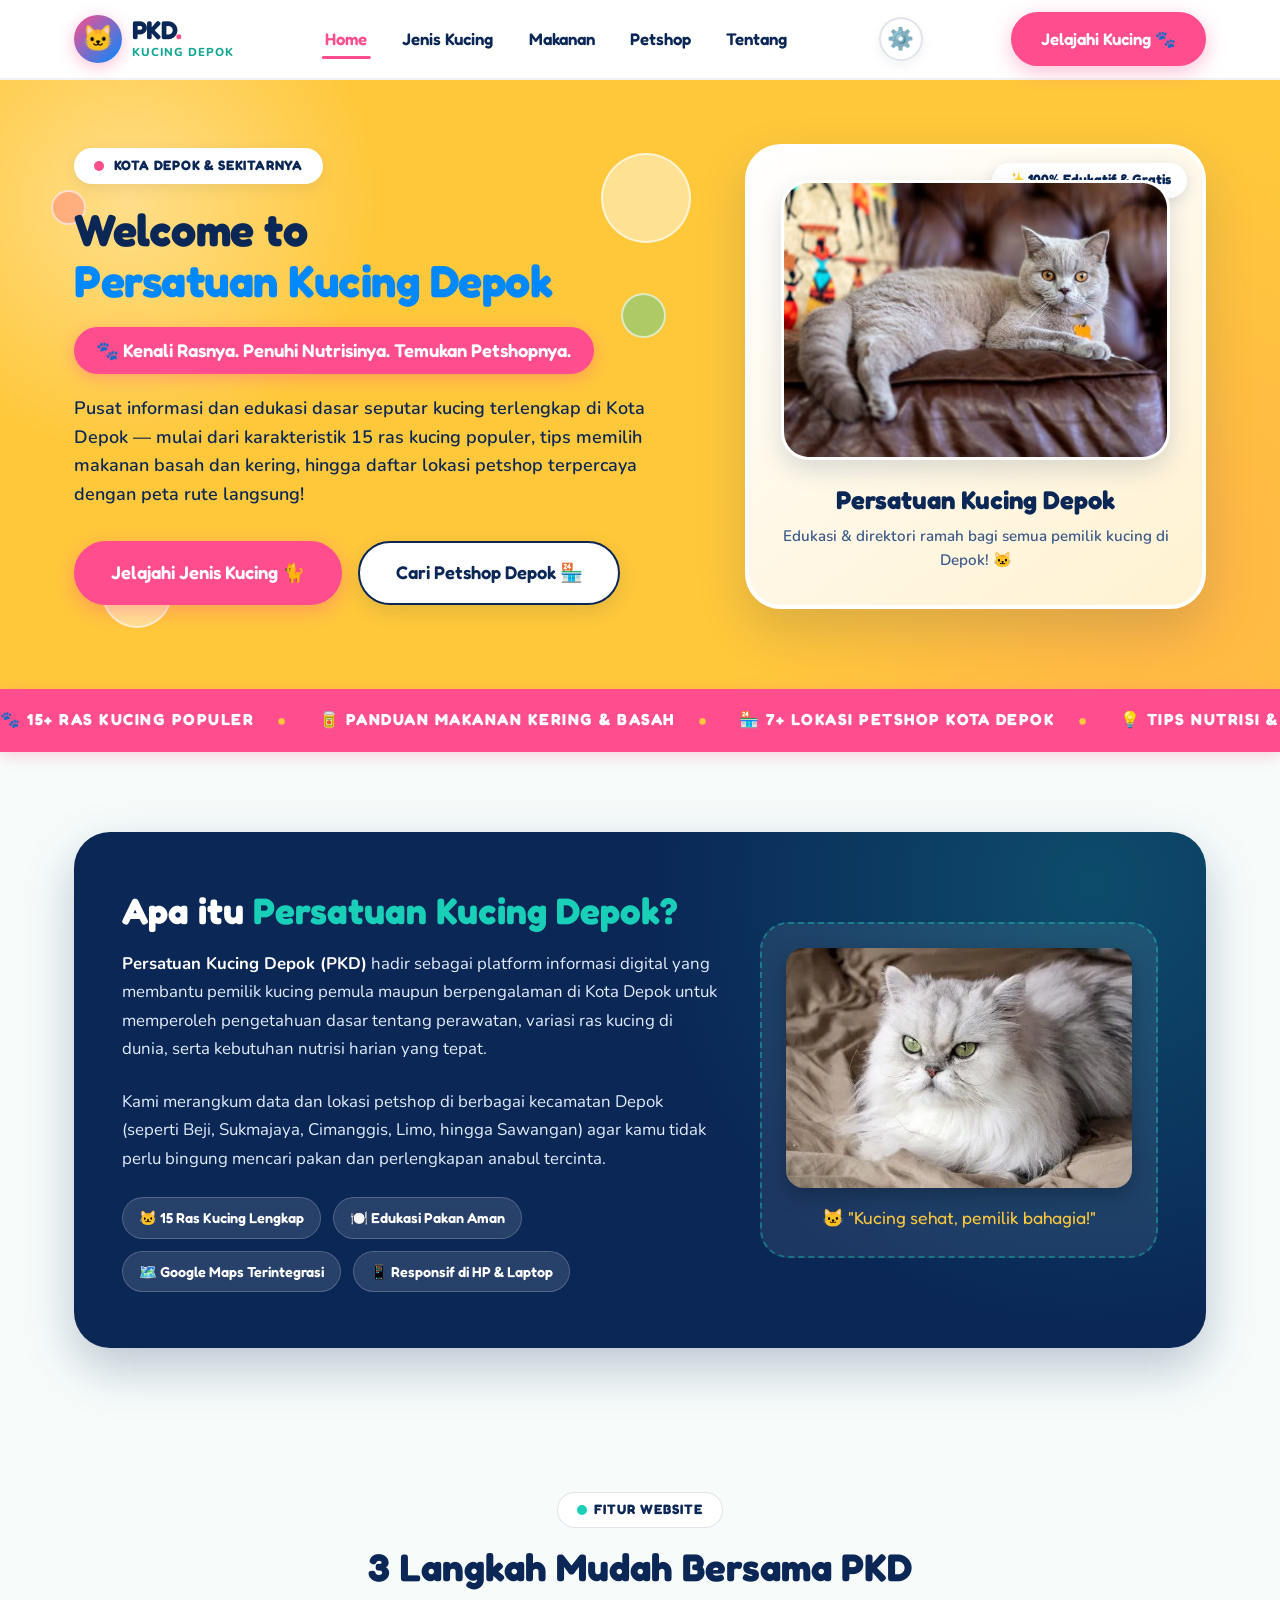
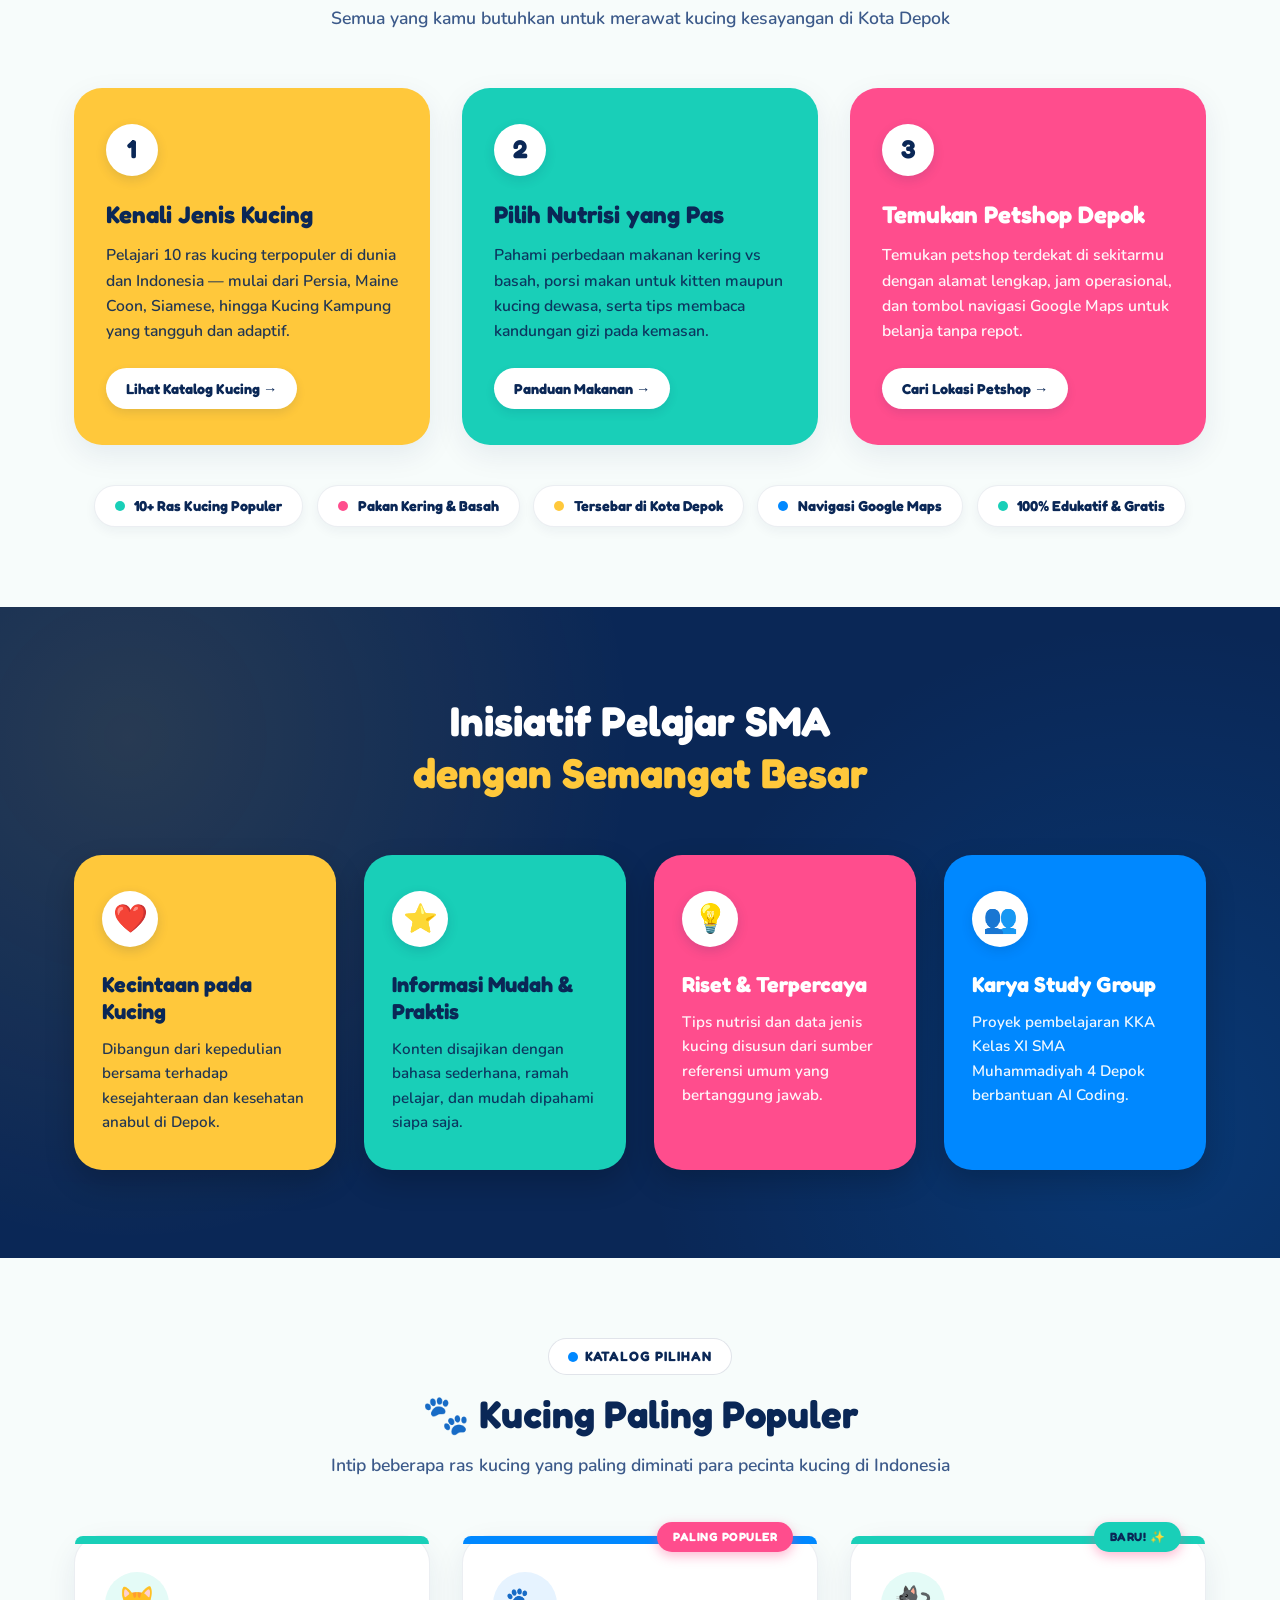
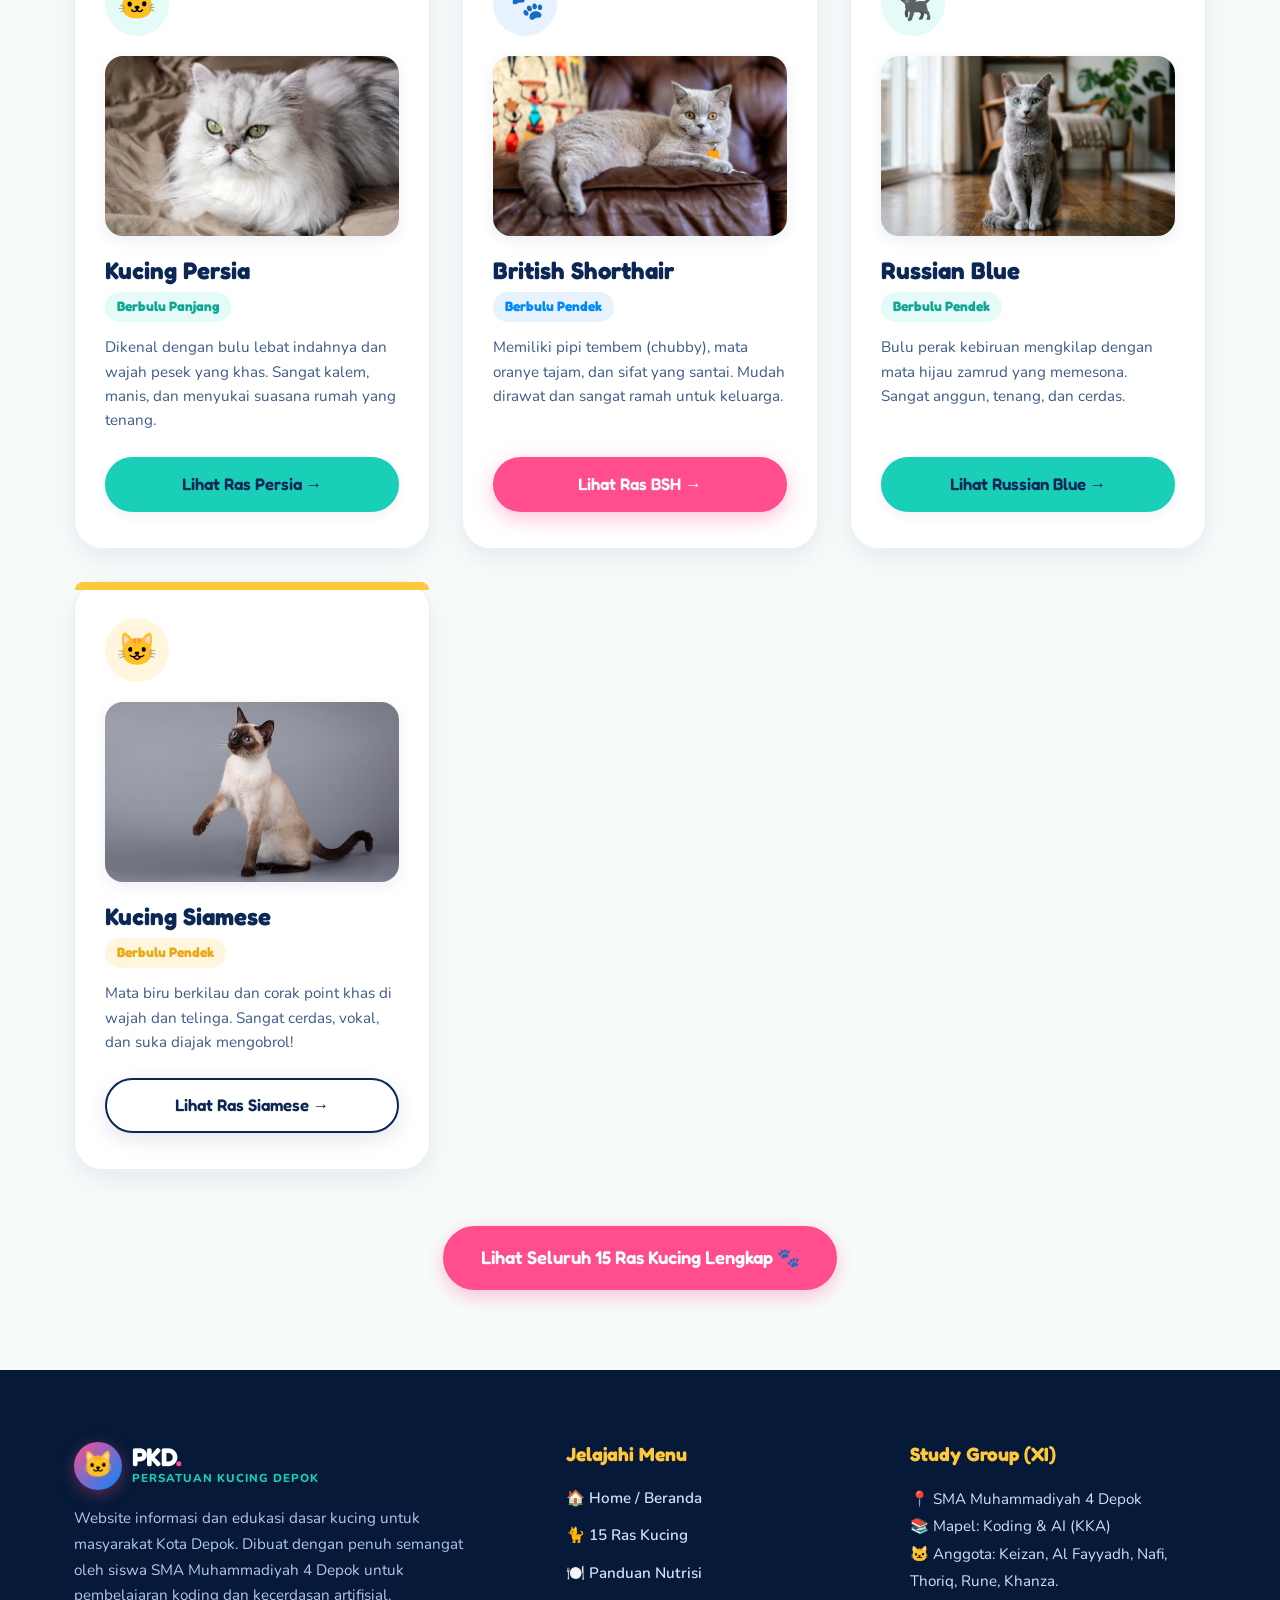
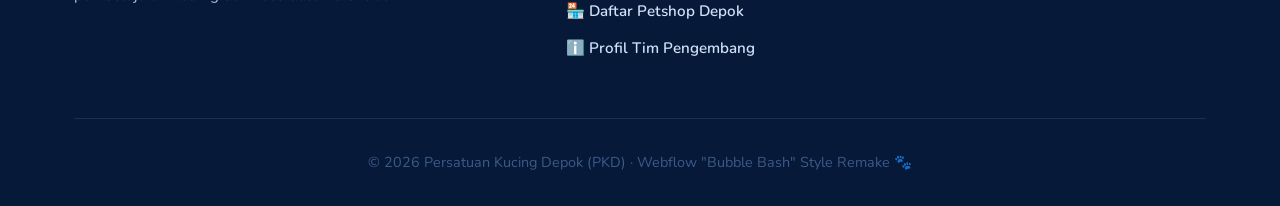
<file: index.html>
<!DOCTYPE html>
<html lang="id">
<head>
  <meta charset="UTF-8" />
  <meta name="viewport" content="width=device-width, initial-scale=1.0" />
  <meta name="description" content="Persatuan Kucing Depok (PKD) — Pusat informasi kucing untuk warga Depok: jenis kucing, makanan, dan petshop terpercaya." />
  <title>Beranda — Persatuan Kucing Depok (PKD)</title>

  <!-- Google Fonts: Fredoka (Heading) & Nunito (Body) -->
  <link rel="preconnect" href="https://fonts.googleapis.com" />
  <link rel="preconnect" href="https://fonts.gstatic.com" crossorigin />
  <link href="https://fonts.googleapis.com/css2?family=Fredoka:wght@400;500;600;700&family=Nunito:wght@400;600;700;800;900&display=swap" rel="stylesheet" />

  <!-- Stylesheet -->
  <link rel="stylesheet" href="css/style.css" />
</head>
<body>

  <!-- ==================== HEADER ==================== -->
  <header class="header" role="banner">
    <div class="container">
      <div class="header-inner">

        <!-- Logo Bubble Bash Style -->
        <a href="index.html" class="logo" aria-label="PKD — Halaman Beranda">
          <div class="logo-bubble" aria-hidden="true">🐱</div>
          <div class="logo-text-group">
            <span class="logo-title">PKD<span>.</span></span>
            <span class="logo-sub">Kucing Depok</span>
          </div>
        </a>

        <!-- Hamburger button (mobile) -->
        <button class="hamburger" aria-label="Buka menu navigasi" aria-expanded="false" aria-controls="nav-menu">
          <span class="hamburger-line"></span>
          <span class="hamburger-line"></span>
          <span class="hamburger-line"></span>
        </button>

        <!-- Navigation Menu -->
        <nav aria-label="Navigasi utama">
          <ul class="nav-menu" id="nav-menu" role="list">
            <li><a href="index.html"   class="nav-link active">Home</a></li>
            <li><a href="kucing.html"  class="nav-link">Jenis Kucing</a></li>
            <li><a href="makanan.html" class="nav-link">Makanan</a></li>
            <li><a href="petshop.html" class="nav-link">Petshop</a></li>
            <li><a href="tentang.html" class="nav-link">Tentang</a></li>
          </ul>
        </nav>

        <!-- Header CTA Button -->
        <a href="kucing.html" class="btn btn-pink header-cta">Jelajahi Kucing 🐾</a>

      </div>
    </div>
  </header>

  <!-- ==================== MAIN ==================== -->
  <main id="main-content">

    <!-- HERO SECTION (SUNNY YELLOW & BUBBLE BASH STYLE) -->
    <section class="hero-bubble" aria-labelledby="hero-heading">
      <!-- Floating Background Bubbles -->
      <div class="floating-circle circle-1" aria-hidden="true"></div>
      <div class="floating-circle circle-2" aria-hidden="true"></div>
      <div class="floating-circle circle-3" aria-hidden="true"></div>
      <div class="floating-circle circle-4" aria-hidden="true"></div>

      <div class="container">
        <div class="hero-grid">

          <!-- Left Column: Content -->
          <div class="hero-content">
            <div class="pill-badge">
              <span class="pill-dot"></span>
              KOTA DEPOK & SEKITARNYA
            </div>

            <h1 class="hero-title" id="hero-heading">
              Welcome to<br />
              <span class="brand-highlight">Persatuan Kucing Depok</span>
            </h1>

            <div class="hero-ribbon-pill">
              🐾 Kenali Rasnya. Penuhi Nutrisinya. Temukan Petshopnya.
            </div>

            <p class="hero-description">
              Pusat informasi dan edukasi dasar seputar kucing terlengkap di Kota Depok — 
              mulai dari karakteristik 10 ras kucing populer, tips memilih makanan basah dan kering, 
              hingga daftar lokasi petshop terpercaya dengan peta rute langsung!
            </p>

            <div class="hero-actions">
              <a href="kucing.html" class="btn btn-pink btn-lg">
                Jelajahi Jenis Kucing 🐈
              </a>
              <a href="petshop.html" class="btn btn-white btn-lg">
                Cari Petshop Depok 🏪
              </a>
            </div>
          </div>

          <!-- Right Column: Visual Showcase -->
          <div class="hero-showcase">
            <div class="hero-card-showcase">
              <div class="hero-floating-tag">
                <span>✨</span> 100% Edukatif & Gratis
              </div>
              <div class="hero-cat-img-wrapper">
                <img src="images/british-shorthair.jpg" alt="Kucing British Shorthair Lucu PKD" />
              </div>
              <h2 class="hero-card-title">Persatuan Kucing Depok</h2>
              <p class="hero-card-caption">
                Edukasi & direktori ramah bagi semua pemilik kucing di Depok! 🐱
              </p>
            </div>
          </div>

        </div>
      </div>
    </section>

    <!-- MARQUEE TICKER (HOT PINK STRIP) -->
    <div class="marquee-wrapper" aria-hidden="true">
      <div class="marquee-content">
        <span class="marquee-item">🐾 15+ RAS KUCING POPULER</span>
        <span class="marquee-item">🥫 PANDUAN MAKANAN KERING & BASAH</span>
        <span class="marquee-item">🏪 7+ LOKASI PETSHOP KOTA DEPOK</span>
        <span class="marquee-item">💡 TIPS NUTRISI & KESEHATAN HARIAN</span>
        <span class="marquee-item">🏫 STUDY GROUP XI SMA MUHAMMADIYAH 4 DEPOK</span>
        <span class="marquee-item">❤️ 100% GRATIS & RAMAH PEMULA</span>
        <!-- Duplikat untuk seamless loop -->
        <span class="marquee-item">🐾 15+ RAS KUCING POPULER</span>
        <span class="marquee-item">🥫 PANDUAN MAKANAN KERING & BASAH</span>
        <span class="marquee-item">🏪 7+ LOKASI PETSHOP KOTA DEPOK</span>
        <span class="marquee-item">💡 TIPS NUTRISI & KESEHATAN HARIAN</span>
        <span class="marquee-item">🏫 STUDY GROUP XI SMA MUHAMMADIYAH 4 DEPOK</span>
        <span class="marquee-item">❤️ 100% GRATIS & RAMAH PEMULA</span>
      </div>
    </div>

    <!-- SECTION 1: "APA ITU PKD?" (DEEP NAVY SPLIT CARD) -->
    <section class="section">
      <div class="container">

        <div class="about-pkd-card">
          <div class="about-pkd-grid">
            <div class="about-pkd-info">
              <h2 class="about-pkd-title">
                Apa itu <span>Persatuan Kucing Depok?</span>
              </h2>
              <p class="about-pkd-text">
                <strong>Persatuan Kucing Depok (PKD)</strong> hadir sebagai platform informasi digital yang membantu 
                pemilik kucing pemula maupun berpengalaman di Kota Depok untuk memperoleh pengetahuan dasar tentang 
                perawatan, variasi ras kucing di dunia, serta kebutuhan nutrisi harian yang tepat.
              </p>
              <p class="about-pkd-text">
                Kami merangkum data dan lokasi petshop di berbagai kecamatan Depok (seperti Beji, Sukmajaya, Cimanggis, 
                Limo, hingga Sawangan) agar kamu tidak perlu bingung mencari pakan dan perlengkapan anabul tercinta.
              </p>
              <div class="about-pkd-highlights">
                <span class="highlight-chip">🐱 15 Ras Kucing Lengkap</span>
                <span class="highlight-chip">🍽️ Edukasi Pakan Aman</span>
                <span class="highlight-chip">🗺️ Google Maps Terintegrasi</span>
                <span class="highlight-chip">📱 Responsif di HP & Laptop</span>
              </div>
            </div>

            <div class="about-pkd-media">
              <img src="images/persia.webp" alt="Kucing Persia PKD" class="about-cat-preview" />
              <p style="margin-top: 1rem; font-family: var(--font-heading); font-size: 1.1rem; color: var(--color-yellow);">
                🐱 "Kucing sehat, pemilik bahagia!"
              </p>
            </div>
          </div>
        </div>

      </div>
    </section>

    <!-- SECTION 2: 3 FITUR UTAMA (YELLOW, TEAL, PINK CHUNKY CARDS) -->
    <section class="section" style="padding-top: 0;">
      <div class="container">

        <div class="section-title-wrap">
          <span class="section-pill-tag">
            <span class="pill-dot teal"></span> FITUR WEBSITE
          </span>
          <h2 class="section-main-title">3 Langkah Mudah Bersama PKD</h2>
          <p class="section-subtitle">
            Semua yang kamu butuhkan untuk merawat kucing kesayangan di Kota Depok
          </p>
        </div>

        <div class="steps-grid">

          <!-- Step 1: Yellow -->
          <div class="step-card step-card-yellow">
            <div class="step-number-circle">1</div>
            <h3>Kenali Jenis Kucing</h3>
            <p>
              Pelajari 10 ras kucing terpopuler di dunia dan Indonesia — mulai dari Persia, Maine Coon, 
              Siamese, hingga Kucing Kampung yang tangguh dan adaptif.
            </p>
            <a href="kucing.html" class="step-card-btn">Lihat Katalog Kucing →</a>
          </div>

          <!-- Step 2: Teal -->
          <div class="step-card step-card-teal">
            <div class="step-number-circle">2</div>
            <h3>Pilih Nutrisi yang Pas</h3>
            <p>
              Pahami perbedaan makanan kering vs basah, porsi makan untuk kitten maupun kucing dewasa, 
              serta tips membaca kandungan gizi pada kemasan.
            </p>
            <a href="makanan.html" class="step-card-btn">Panduan Makanan →</a>
          </div>

          <!-- Step 3: Pink -->
          <div class="step-card step-card-pink">
            <div class="step-number-circle">3</div>
            <h3>Temukan Petshop Depok</h3>
            <p>
              Temukan petshop terdekat di sekitarmu dengan alamat lengkap, jam operasional, dan tombol 
              navigasi Google Maps untuk belanja tanpa repot.
            </p>
            <a href="petshop.html" class="step-card-btn">Cari Lokasi Petshop →</a>
          </div>

        </div>

        <!-- Pill Badges Row -->
        <div class="pill-badges-row">
          <div class="feature-pill"><span class="pill-dot teal"></span> 10+ Ras Kucing Populer</div>
          <div class="feature-pill"><span class="pill-dot"></span> Pakan Kering & Basah</div>
          <div class="feature-pill"><span class="pill-dot yellow"></span> Tersebar di Kota Depok</div>
          <div class="feature-pill"><span class="pill-dot blue"></span> Navigasi Google Maps</div>
          <div class="feature-pill"><span class="pill-dot teal"></span> 100% Edukatif & Gratis</div>
        </div>

      </div>
    </section>

    <!-- SECTION 3: DARK NAVY 4-CARD SHOWCASE (SCREENSHOT 4 STYLE) -->
    <section class="dark-navy-section">
      <div class="container">

        <h2 class="dark-navy-title">
          Inisiatif Pelajar SMA<br />
          <span>dengan Semangat Besar</span>
        </h2>

        <div class="four-cards-grid">

          <!-- Card 1: Yellow -->
          <div class="chunky-feature-card card-yellow">
            <div class="card-icon-badge" aria-hidden="true">❤️</div>
            <h3>Kecintaan pada Kucing</h3>
            <p>
              Dibangun dari kepedulian bersama terhadap kesejahteraan dan kesehatan anabul di Depok.
            </p>
          </div>

          <!-- Card 2: Teal -->
          <div class="chunky-feature-card card-teal">
            <div class="card-icon-badge" aria-hidden="true">⭐</div>
            <h3>Informasi Mudah & Praktis</h3>
            <p>
              Konten disajikan dengan bahasa sederhana, ramah pelajar, dan mudah dipahami siapa saja.
            </p>
          </div>

          <!-- Card 3: Pink -->
          <div class="chunky-feature-card card-pink">
            <div class="card-icon-badge" aria-hidden="true">💡</div>
            <h3>Riset & Terpercaya</h3>
            <p>
              Tips nutrisi dan data jenis kucing disusun dari sumber referensi umum yang bertanggung jawab.
            </p>
          </div>

          <!-- Card 4: Blue -->
          <div class="chunky-feature-card card-blue">
            <div class="card-icon-badge" aria-hidden="true">👥</div>
            <h3>Karya Study Group</h3>
            <p>
              Proyek pembelajaran KKA Kelas XI SMA Muhammadiyah 4 Depok berbantuan AI Coding.
            </p>
          </div>

        </div>

      </div>
    </section>

    <!-- SECTION 4: KUCING PILIHAN (ARCH CARDS - SCREENSHOT 5 STYLE) -->
    <section class="section">
      <div class="container">

        <div class="section-title-wrap">
          <span class="section-pill-tag">
            <span class="pill-dot blue"></span> KATALOG PILIHAN
          </span>
          <h2 class="section-main-title">🐾 Kucing Paling Populer</h2>
          <p class="section-subtitle">
            Intip beberapa ras kucing yang paling diminati para pecinta kucing di Indonesia
          </p>
        </div>

        <div class="preview-cards-grid">

          <!-- Card 1: Persia (Teal Arch) -->
          <div class="catalog-card arch-teal">
            <div class="catalog-card-icon teal-bg" aria-hidden="true">🐱</div>
            <img src="images/persia.webp" alt="Foto Kucing Persia" class="catalog-card-img" />
            <h3>Kucing Persia</h3>
            <span class="catalog-badge-pill badge-teal">Berbulu Panjang</span>
            <p>
              Dikenal dengan bulu lebat indahnya dan wajah pesek yang khas. Sangat kalem, manis, dan menyukai suasana rumah yang tenang.
            </p>
            <a href="kucing.html" class="btn btn-teal">Lihat Ras Persia →</a>
          </div>

          <!-- Card 2: British Shorthair (Blue Arch + Most Popular Badge) -->
          <div class="catalog-card arch-blue">
            <div class="badge-popular">PALING POPULER</div>
            <div class="catalog-card-icon blue-bg" aria-hidden="true">🐾</div>
            <img src="images/british-shorthair.jpg" alt="Foto Kucing British Shorthair" class="catalog-card-img" />
            <h3>British Shorthair</h3>
            <span class="catalog-badge-pill badge-blue">Berbulu Pendek</span>
            <p>
              Memiliki pipi tembem (chubby), mata oranye tajam, dan sifat yang santai. Mudah dirawat dan sangat ramah untuk keluarga.
            </p>
            <a href="kucing.html" class="btn btn-pink">Lihat Ras BSH →</a>
          </div>

          <!-- Card 3: Russian Blue (Teal Arch + New Badge) -->
          <div class="catalog-card arch-teal">
            <div class="badge-popular" style="background-color: var(--color-teal); color: var(--color-navy);">BARU! ✨</div>
            <div class="catalog-card-icon teal-bg" aria-hidden="true">🐈‍⬛</div>
            <img src="images/russian-blue.jpg" alt="Foto Kucing Russian Blue" class="catalog-card-img" />
            <h3>Russian Blue</h3>
            <span class="catalog-badge-pill badge-teal">Berbulu Pendek</span>
            <p>
              Bulu perak kebiruan mengkilap dengan mata hijau zamrud yang memesona. Sangat anggun, tenang, dan cerdas.
            </p>
            <a href="kucing.html" class="btn btn-teal">Lihat Russian Blue →</a>
          </div>

          <!-- Card 4: Siamese (Yellow Arch) -->
          <div class="catalog-card arch-yellow">
            <div class="catalog-card-icon yellow-bg" aria-hidden="true">😺</div>
            <img src="images/siamese.jpg" alt="Foto Kucing Siamese" class="catalog-card-img" />
            <h3>Kucing Siamese</h3>
            <span class="catalog-badge-pill badge-yellow">Berbulu Pendek</span>
            <p>
              Mata biru berkilau dan corak point khas di wajah dan telinga. Sangat cerdas, vokal, dan suka diajak mengobrol!
            </p>
            <a href="kucing.html" class="btn btn-outline">Lihat Ras Siamese →</a>
          </div>

        </div>

        <div class="text-center" style="margin-top: 3.5rem;">
          <a href="kucing.html" class="btn btn-pink btn-lg">
            Lihat Seluruh 15 Ras Kucing Lengkap 🐾
          </a>
        </div>

      </div>
    </section>

  </main>

  <!-- ==================== FOOTER ==================== -->
  <footer class="footer" role="contentinfo">
    <div class="container">
      <div class="footer-grid">

        <!-- Col 1: Brand -->
        <div class="footer-brand">
          <div class="logo" style="margin-bottom: 1rem;">
            <div class="logo-bubble" aria-hidden="true">🐱</div>
            <div class="logo-text-group">
              <span class="logo-title" style="color: var(--color-white);">PKD<span>.</span></span>
              <span class="logo-sub" style="color: var(--color-teal);">Persatuan Kucing Depok</span>
            </div>
          </div>
          <p class="footer-text">
            Website informasi dan edukasi dasar kucing untuk masyarakat Kota Depok. Dibuat dengan penuh 
            semangat oleh siswa SMA Muhammadiyah 4 Depok untuk pembelajaran koding dan kecerdasan artifisial.
          </p>
        </div>

        <!-- Col 2: Navigasi -->
        <div class="footer-col">
          <h4 class="footer-title">Jelajahi Menu</h4>
          <ul class="footer-links" role="list">
            <li><a href="index.html">🏠 Home / Beranda</a></li>
            <li><a href="kucing.html">🐈 15 Ras Kucing</a></li>
            <li><a href="makanan.html">🍽️ Panduan Nutrisi</a></li>
            <li><a href="petshop.html">🏪 Daftar Petshop Depok</a></li>
            <li><a href="tentang.html">ℹ️ Profil Tim Pengembang</a></li>
          </ul>
        </div>

        <!-- Col 3: Identitas Kelompok -->
        <div class="footer-col">
          <h4 class="footer-title">Study Group (XI)</h4>
          <p style="font-size: 0.95rem; color: #D1E1FA; line-height: 1.8;">
            📍 SMA Muhammadiyah 4 Depok<br />
            📚 Mapel: Koding & AI (KKA)<br />
            🐱 Anggota: Keizan, Al Fayyadh, Nafi, Thoriq, Rune, Khanza.
          </p>
        </div>

      </div>

      <div class="footer-bottom">
        <p>© 2026 Persatuan Kucing Depok (PKD) · Webflow "Bubble Bash" Style Remake 🐾</p>
      </div>
    </div>
  </footer>

  <!-- Scripts -->
  <script src="js/data.js" defer></script>
  <script src="js/main.js" defer></script>
  <script src="js/settings.js" defer></script>
</body>
</html>
</file>
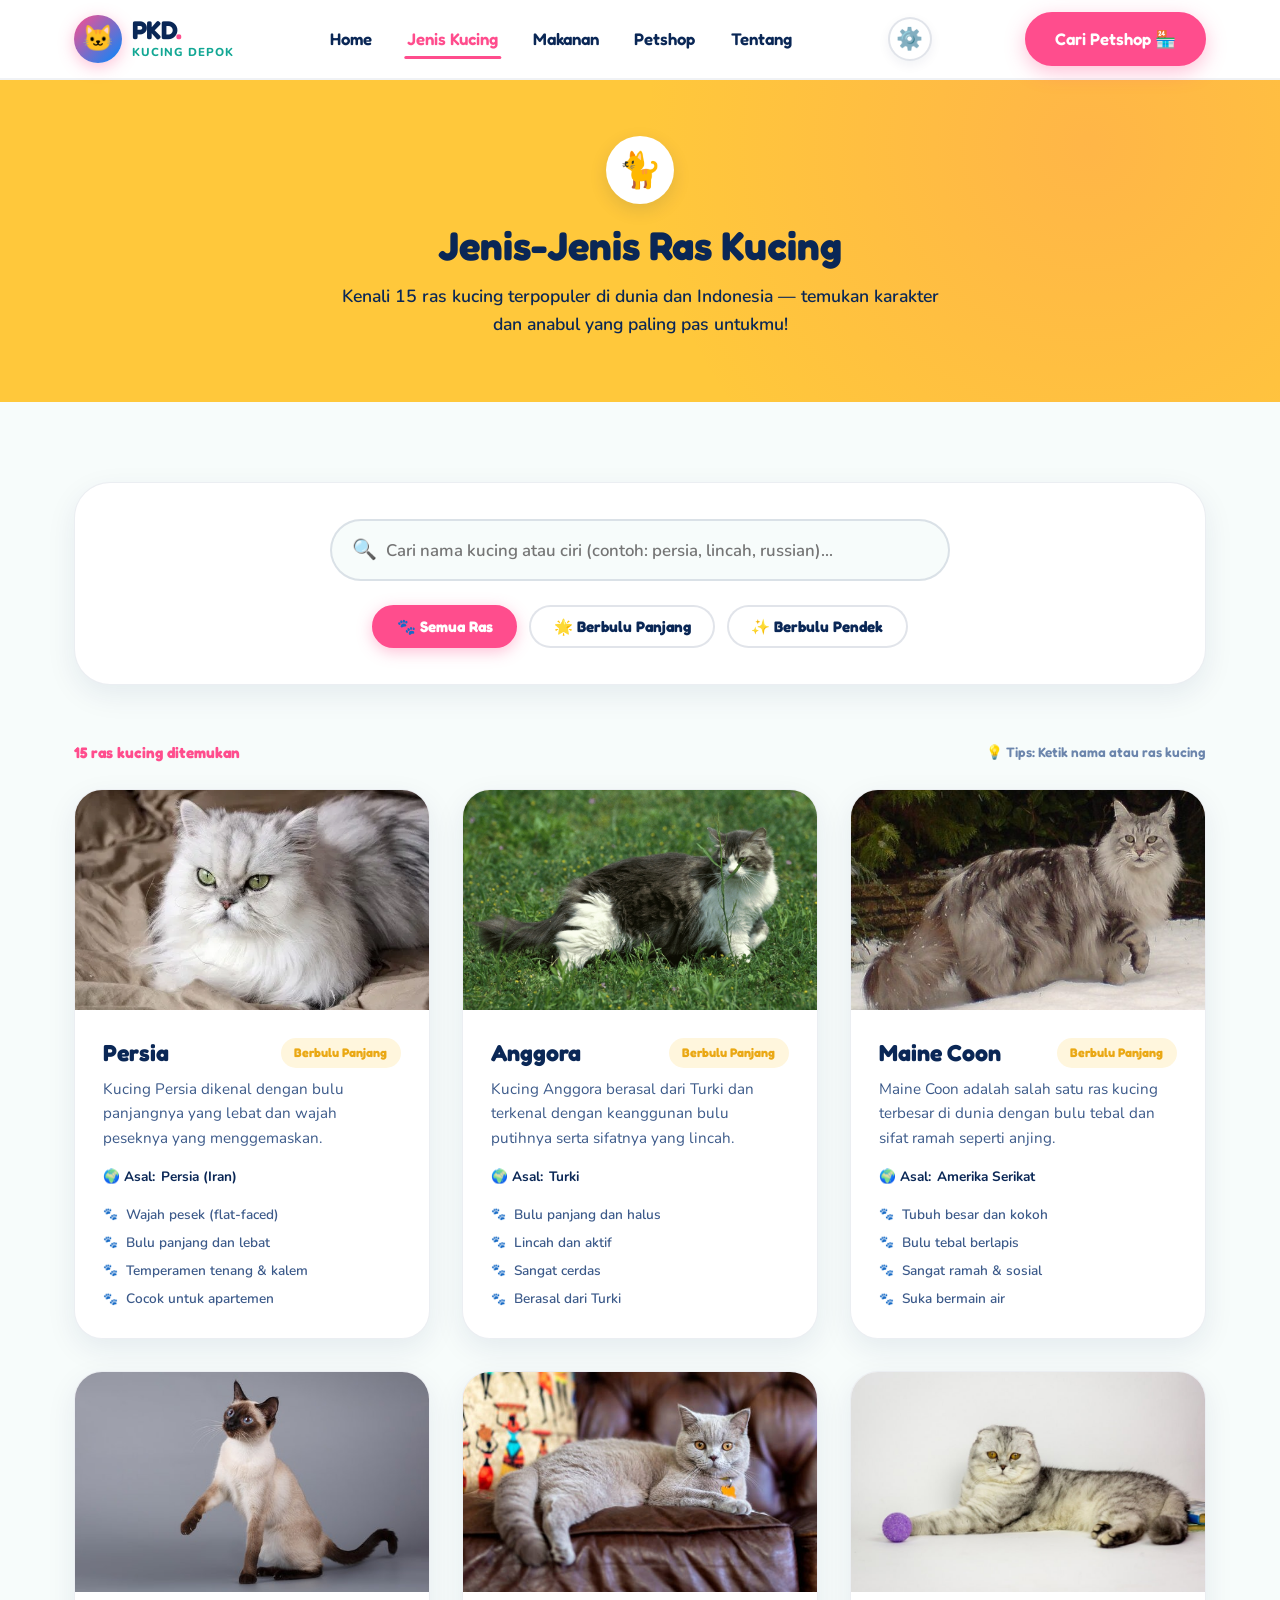
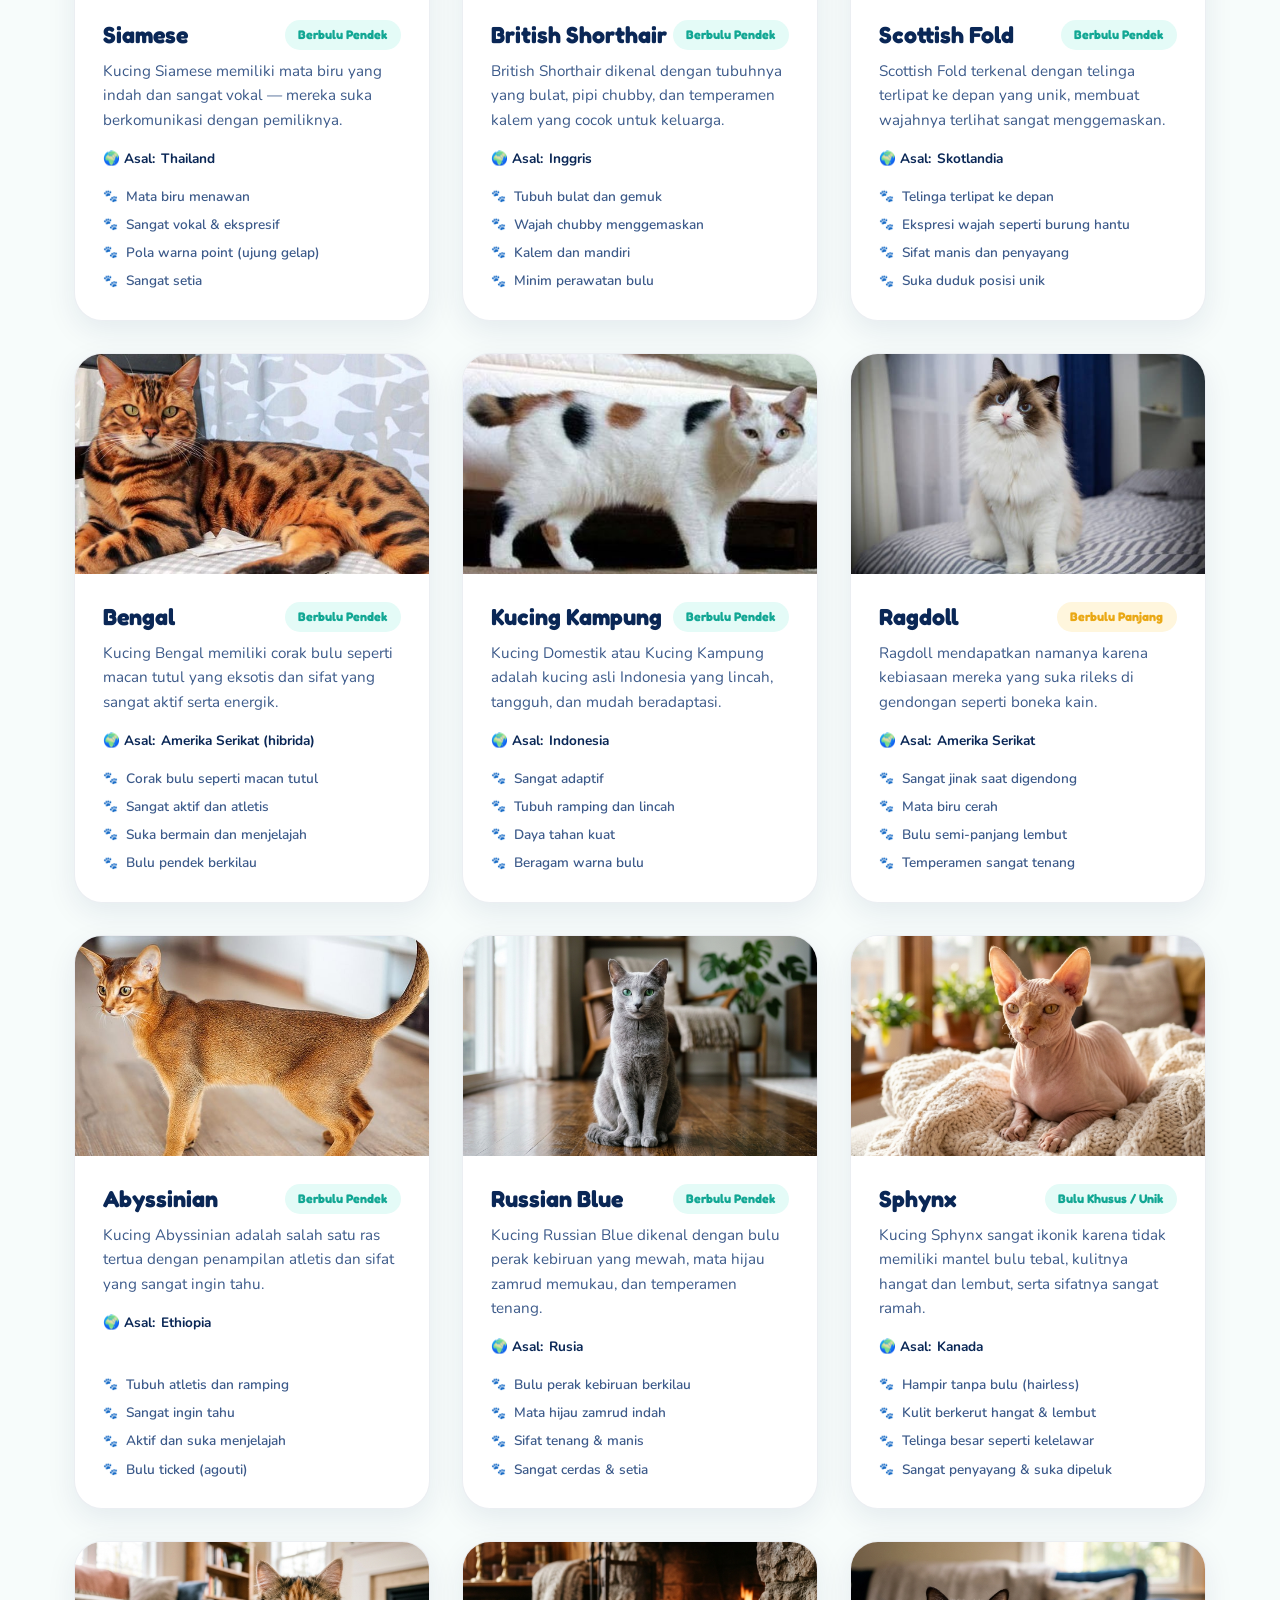
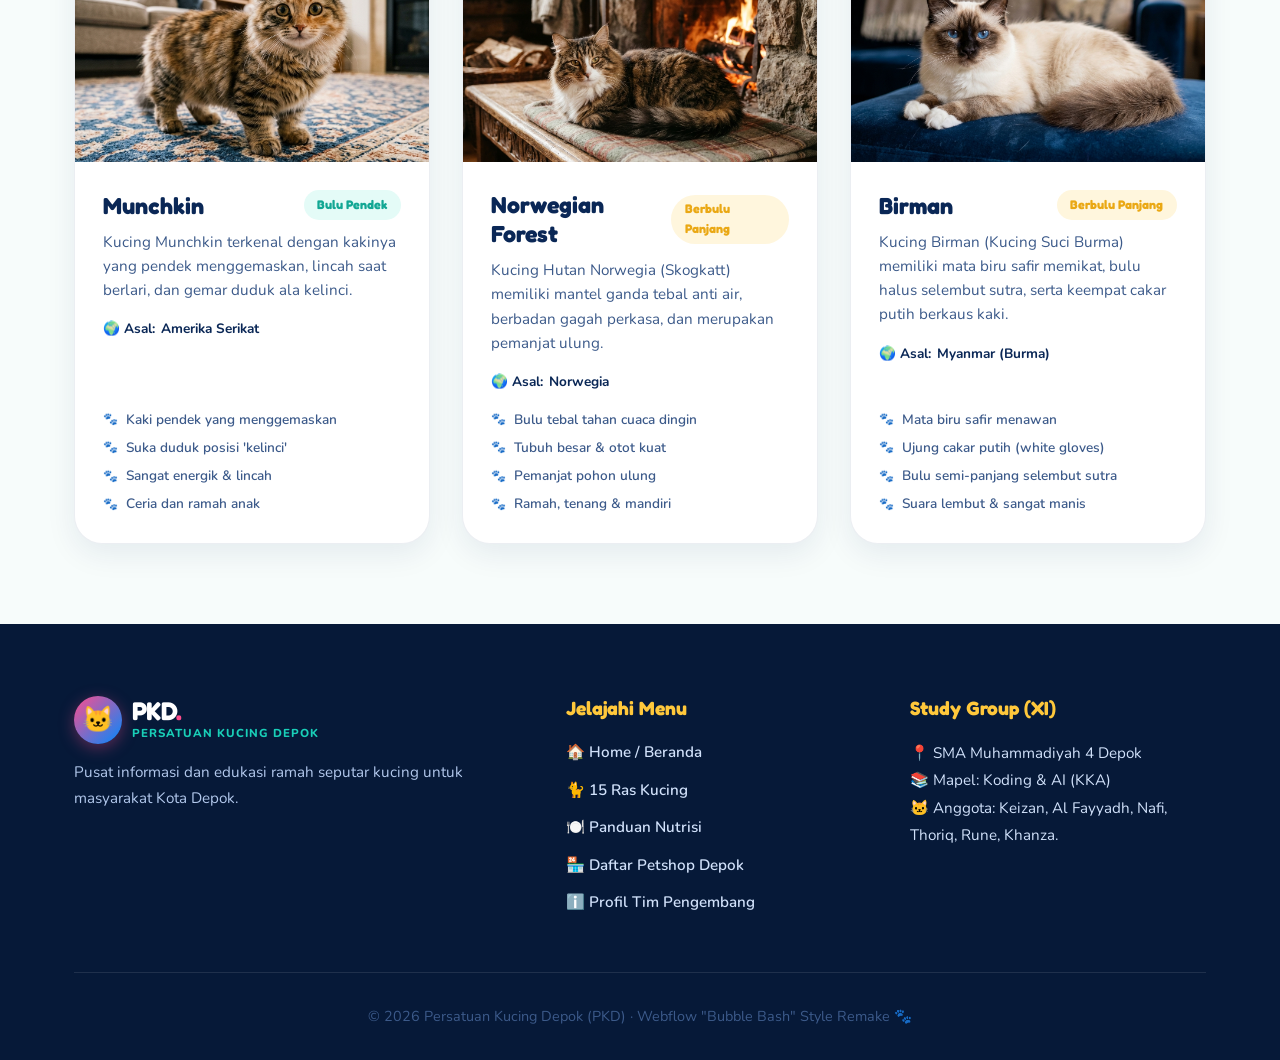
<file: kucing.html>
<!DOCTYPE html>
<html lang="id">
<head>
  <meta charset="UTF-8" />
  <meta name="viewport" content="width=device-width, initial-scale=1.0" />
  <meta name="description" content="Katalog 10 Ras Kucing Populer di Indonesia — Cari dan filter kucing berbulu panjang atau pendek." />
  <title>Jenis-Jenis Kucing — Persatuan Kucing Depok (PKD)</title>

  <!-- Google Fonts: Fredoka & Nunito -->
  <link rel="preconnect" href="https://fonts.googleapis.com" />
  <link rel="preconnect" href="https://fonts.gstatic.com" crossorigin />
  <link href="https://fonts.googleapis.com/css2?family=Fredoka:wght@400;500;600;700&family=Nunito:wght@400;600;700;800;900&display=swap" rel="stylesheet" />

  <!-- Stylesheet -->
  <link rel="stylesheet" href="css/style.css" />
</head>
<body>

  <!-- ==================== HEADER ==================== -->
  <header class="header" role="banner">
    <div class="container">
      <div class="header-inner">

        <a href="index.html" class="logo" aria-label="PKD — Halaman Beranda">
          <div class="logo-bubble" aria-hidden="true">🐱</div>
          <div class="logo-text-group">
            <span class="logo-title">PKD<span>.</span></span>
            <span class="logo-sub">Kucing Depok</span>
          </div>
        </a>

        <button class="hamburger" aria-label="Buka menu navigasi" aria-expanded="false" aria-controls="nav-menu">
          <span class="hamburger-line"></span>
          <span class="hamburger-line"></span>
          <span class="hamburger-line"></span>
        </button>

        <nav aria-label="Navigasi utama">
          <ul class="nav-menu" id="nav-menu" role="list">
            <li><a href="index.html"   class="nav-link">Home</a></li>
            <li><a href="kucing.html"  class="nav-link active">Jenis Kucing</a></li>
            <li><a href="makanan.html" class="nav-link">Makanan</a></li>
            <li><a href="petshop.html" class="nav-link">Petshop</a></li>
            <li><a href="tentang.html" class="nav-link">Tentang</a></li>
          </ul>
        </nav>

        <a href="petshop.html" class="btn btn-pink header-cta">Cari Petshop 🏪</a>

      </div>
    </div>
  </header>

  <!-- ==================== MAIN ==================== -->
  <main id="main-content">

    <!-- PAGE HERO BANNER (BUBBLE BASH STYLE) -->
    <section class="page-hero-bubble" aria-labelledby="page-heading">
      <div class="container">
        <div class="page-hero-icon" aria-hidden="true">🐈</div>
        <h1 class="page-hero-title" id="page-heading">Jenis-Jenis Ras Kucing</h1>
        <p class="page-hero-desc">
          Kenali 15 ras kucing terpopuler di dunia dan Indonesia — temukan karakter dan anabul yang paling pas untukmu!
        </p>
      </div>
    </section>

    <!-- SEARCH & FILTER SECTION -->
    <section class="section">
      <div class="container">

        <!-- Search & Filter Card -->
        <div class="search-filter-wrapper">
          <div class="search-input-pill-wrap" role="search">
            <span class="search-pill-icon" aria-hidden="true">🔍</span>
            <input
              type="search"
              id="cat-search"
              class="search-input-pill"
              placeholder="Cari nama kucing atau ciri (contoh: persia, lincah)..."
              aria-label="Cari jenis kucing"
              autocomplete="off"
            />
          </div>

          <div class="filter-pills-row" role="group" aria-label="Filter jenis bulu">
            <button class="filter-btn active" data-filter="semua" aria-pressed="true">
              🐾 Semua Ras
            </button>
            <button class="filter-btn" data-filter="berbulu-panjang" aria-pressed="false">
              🌟 Berbulu Panjang
            </button>
            <button class="filter-btn" data-filter="berbulu-pendek" aria-pressed="false">
              ✨ Berbulu Pendek
            </button>
          </div>
        </div>

        <!-- Result Info -->
        <div class="result-info" role="status" aria-live="polite">
          <span id="result-count">15 kucing ditemukan</span>
          <span style="font-size: 0.85rem; color: var(--color-text-muted);">💡 Tips: Ketik nama atau ras kucing</span>
        </div>

        <!-- Cat Cards Grid -->
        <div id="cat-grid" class="cat-grid" role="list" aria-label="Daftar jenis kucing">
          <!-- Dirender secara dinamis oleh js/kucing.js -->
        </div>

        <!-- Empty State -->
        <div id="empty-state" class="empty-state" role="alert" aria-live="assertive">
          <span class="empty-state-emoji" aria-hidden="true">😿</span>
          <h3>Kucing Tidak Ditemukan</h3>
          <p>Kucing dengan nama atau ciri tersebut belum tersedia di katalog kami.<br />Coba cari dengan kata kunci lain!</p>
          <button
            class="btn btn-pink btn-sm"
            onclick="document.getElementById('cat-search').value=''; document.getElementById('cat-search').dispatchEvent(new Event('input'));"
          >
            Reset Pencarian 🐾
          </button>
        </div>

      </div>
    </section>

  </main>

  <!-- ==================== FOOTER ==================== -->
  <footer class="footer" role="contentinfo">
    <div class="container">
      <div class="footer-grid">

        <div class="footer-brand">
          <div class="logo" style="margin-bottom: 1rem;">
            <div class="logo-bubble" aria-hidden="true">🐱</div>
            <div class="logo-text-group">
              <span class="logo-title" style="color: var(--color-white);">PKD<span>.</span></span>
              <span class="logo-sub" style="color: var(--color-teal);">Persatuan Kucing Depok</span>
            </div>
          </div>
          <p class="footer-text">
            Pusat informasi dan edukasi ramah seputar kucing untuk masyarakat Kota Depok.
          </p>
        </div>

        <div class="footer-col">
          <h4 class="footer-title">Jelajahi Menu</h4>
          <ul class="footer-links" role="list">
            <li><a href="index.html">🏠 Home / Beranda</a></li>
            <li><a href="kucing.html">🐈 15 Ras Kucing</a></li>
            <li><a href="makanan.html">🍽️ Panduan Nutrisi</a></li>
            <li><a href="petshop.html">🏪 Daftar Petshop Depok</a></li>
            <li><a href="tentang.html">ℹ️ Profil Tim Pengembang</a></li>
          </ul>
        </div>

        <div class="footer-col">
          <h4 class="footer-title">Study Group (XI)</h4>
          <p style="font-size: 0.95rem; color: #D1E1FA; line-height: 1.8;">
            📍 SMA Muhammadiyah 4 Depok<br />
            📚 Mapel: Koding & AI (KKA)<br />
            🐱 Anggota: Keizan, Al Fayyadh, Nafi, Thoriq, Rune, Khanza.
          </p>
        </div>

      </div>

      <div class="footer-bottom">
        <p>© 2026 Persatuan Kucing Depok (PKD) · Webflow "Bubble Bash" Style Remake 🐾</p>
      </div>
    </div>
  </footer>

  <button class="back-to-top" aria-label="Kembali ke atas">↑</button>

  <!-- Scripts -->
  <script src="js/data.js" defer></script>
  <script src="js/main.js" defer></script>
  <script src="js/kucing.js" defer></script>
  <script src="js/settings.js" defer></script>
</body>
</html>
</file>
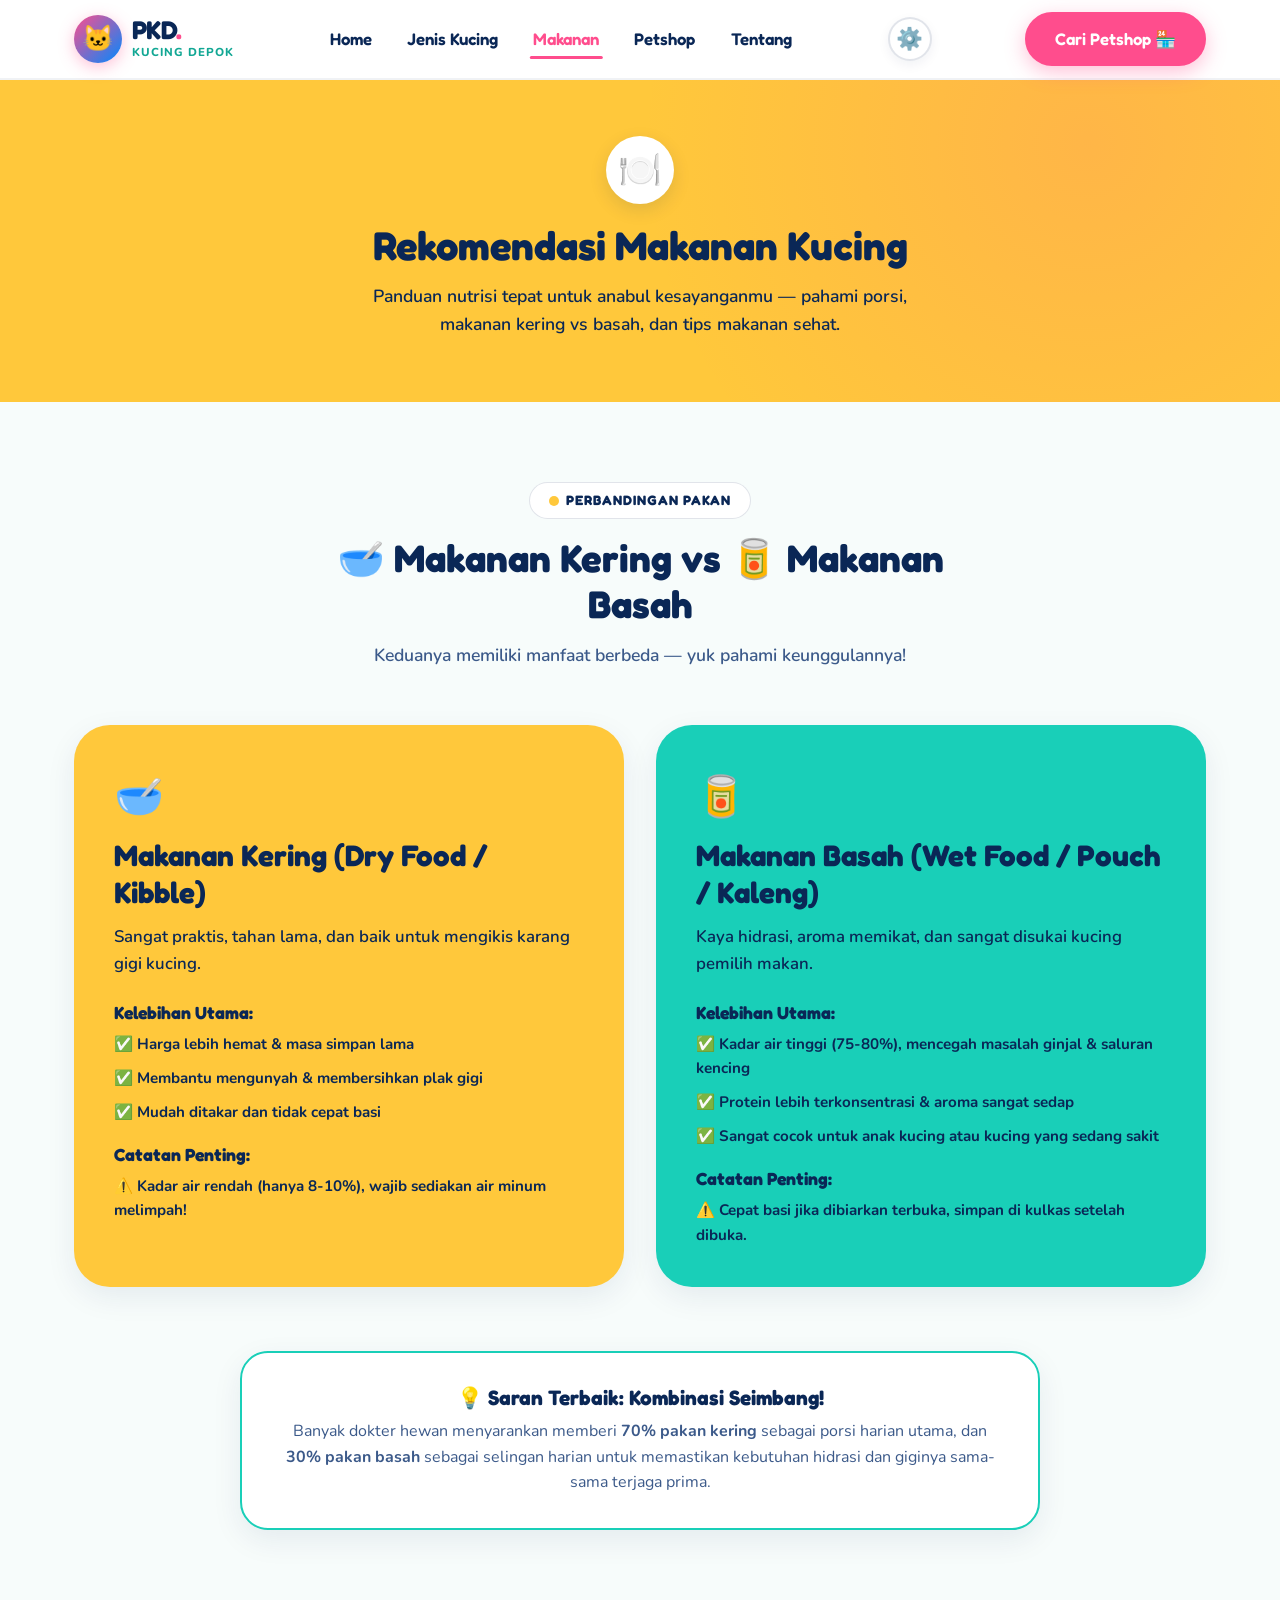
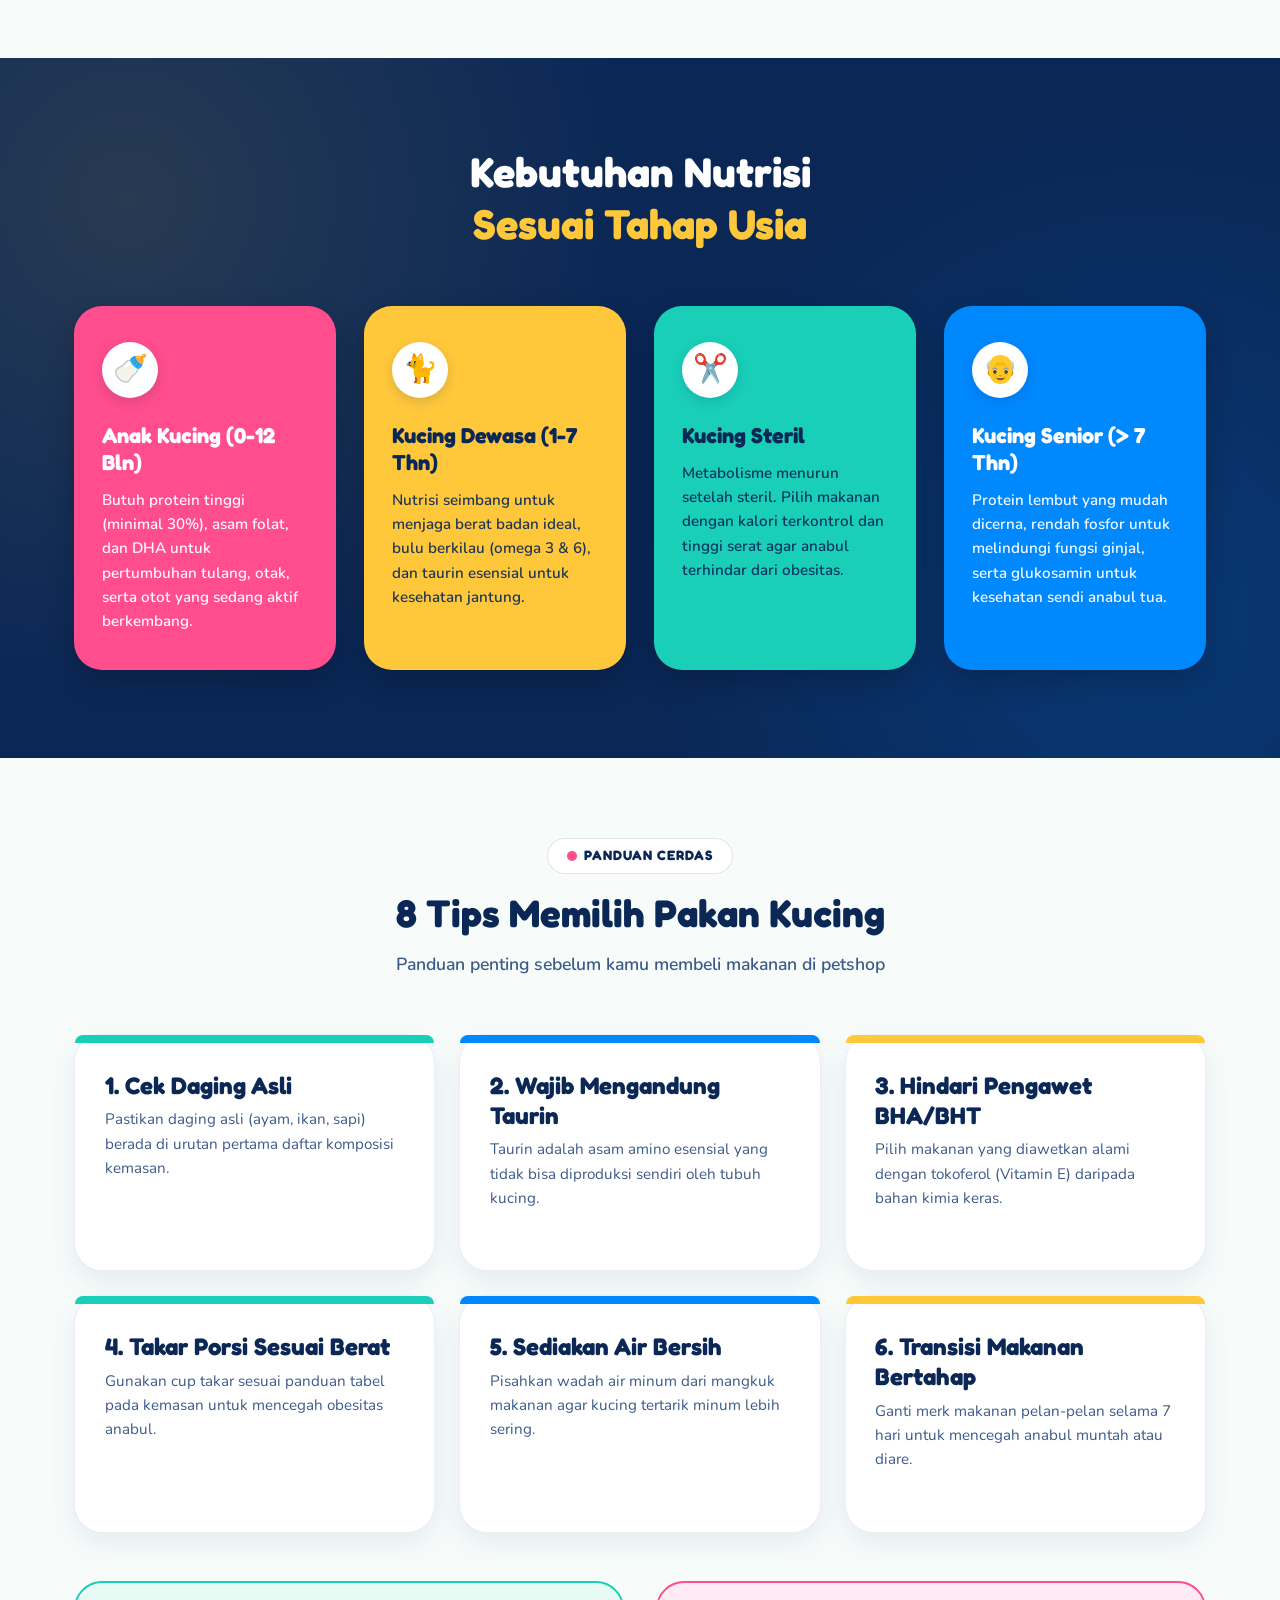
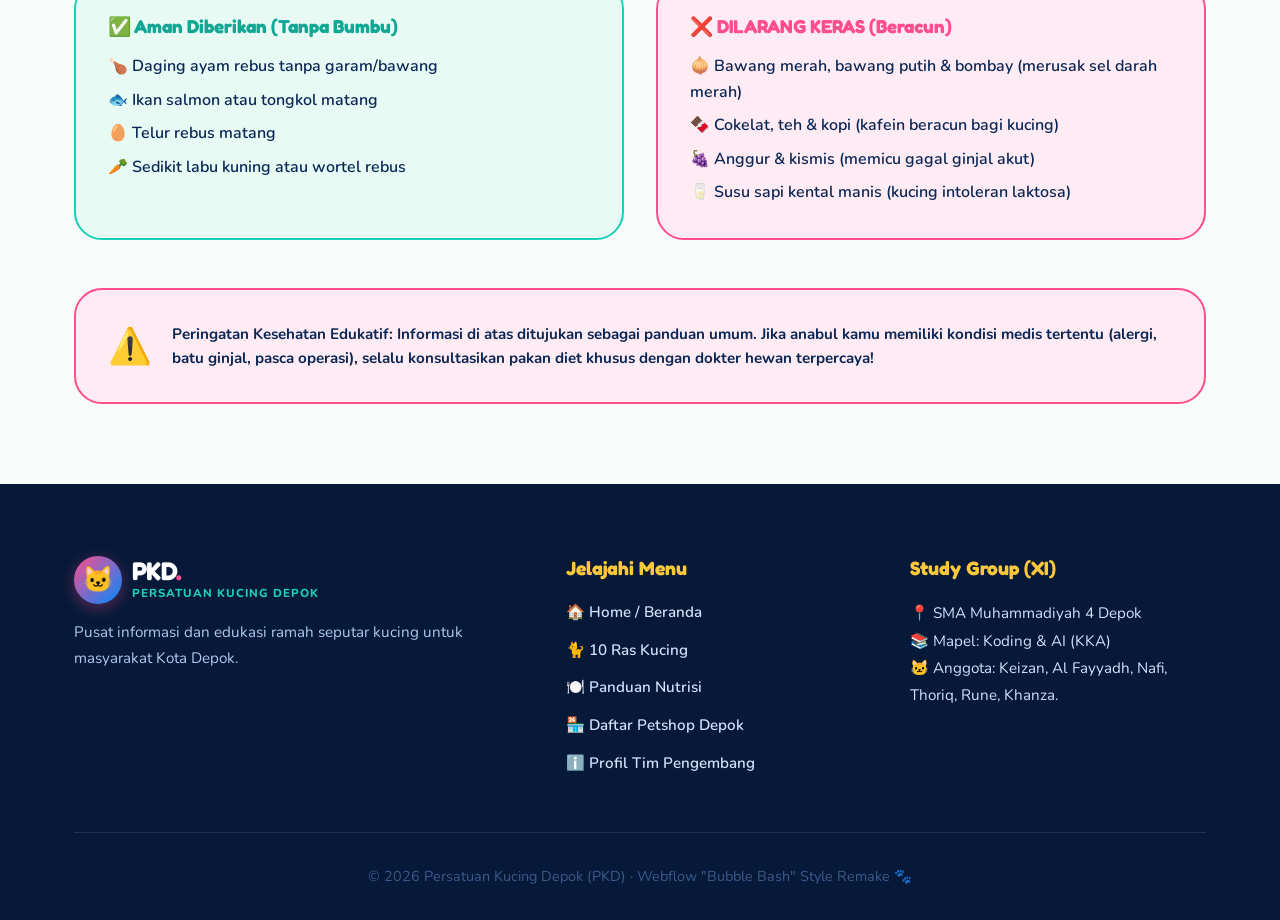
<file: makanan.html>
<!DOCTYPE html>
<html lang="id">
<head>
  <meta charset="UTF-8" />
  <meta name="viewport" content="width=device-width, initial-scale=1.0" />
  <meta name="description" content="Panduan Lengkap Makanan Kucing — Kering vs Basah, kebutuhan nutrisi sesuai usia, dan tips makanan sehat dari PKD." />
  <title>Rekomendasi Makanan Kucing — Persatuan Kucing Depok (PKD)</title>

  <!-- Google Fonts: Fredoka & Nunito -->
  <link rel="preconnect" href="https://fonts.googleapis.com" />
  <link rel="preconnect" href="https://fonts.gstatic.com" crossorigin />
  <link href="https://fonts.googleapis.com/css2?family=Fredoka:wght@400;500;600;700&family=Nunito:wght@400;600;700;800;900&display=swap" rel="stylesheet" />

  <!-- Stylesheet -->
  <link rel="stylesheet" href="css/style.css" />
</head>
<body>

  <!-- ==================== HEADER ==================== -->
  <header class="header" role="banner">
    <div class="container">
      <div class="header-inner">

        <a href="index.html" class="logo" aria-label="PKD — Halaman Beranda">
          <div class="logo-bubble" aria-hidden="true">🐱</div>
          <div class="logo-text-group">
            <span class="logo-title">PKD<span>.</span></span>
            <span class="logo-sub">Kucing Depok</span>
          </div>
        </a>

        <button class="hamburger" aria-label="Buka menu navigasi" aria-expanded="false" aria-controls="nav-menu">
          <span class="hamburger-line"></span>
          <span class="hamburger-line"></span>
          <span class="hamburger-line"></span>
        </button>

        <nav aria-label="Navigasi utama">
          <ul class="nav-menu" id="nav-menu" role="list">
            <li><a href="index.html"   class="nav-link">Home</a></li>
            <li><a href="kucing.html"  class="nav-link">Jenis Kucing</a></li>
            <li><a href="makanan.html" class="nav-link active">Makanan</a></li>
            <li><a href="petshop.html" class="nav-link">Petshop</a></li>
            <li><a href="tentang.html" class="nav-link">Tentang</a></li>
          </ul>
        </nav>

        <a href="petshop.html" class="btn btn-pink header-cta">Cari Petshop 🏪</a>

      </div>
    </div>
  </header>

  <!-- ==================== MAIN ==================== -->
  <main id="main-content">

    <!-- PAGE HERO BANNER -->
    <section class="page-hero-bubble" aria-labelledby="page-heading">
      <div class="container">
        <div class="page-hero-icon" aria-hidden="true">🍽️</div>
        <h1 class="page-hero-title" id="page-heading">Rekomendasi Makanan Kucing</h1>
        <p class="page-hero-desc">
          Panduan nutrisi tepat untuk anabul kesayanganmu — pahami porsi, makanan kering vs basah, dan tips makanan sehat.
        </p>
      </div>
    </section>

    <!-- SECTION 1: MAKANAN KERING VS BASAH -->
    <section class="section">
      <div class="container">

        <div class="section-title-wrap">
          <span class="section-pill-tag"><span class="pill-dot yellow"></span> PERBANDINGAN PAKAN</span>
          <h2 class="section-main-title">🥣 Makanan Kering vs 🥫 Makanan Basah</h2>
          <p class="section-subtitle">
            Keduanya memiliki manfaat berbeda — yuk pahami keunggulannya!
          </p>
        </div>

        <div class="food-compare-grid">

          <!-- Dry Food (Yellow Card) -->
          <div class="food-card dry-food">
            <div style="font-size: 2.5rem; margin-bottom: 0.5rem;" aria-hidden="true">🥣</div>
            <h3>Makanan Kering (Dry Food / Kibble)</h3>
            <p>Sangat praktis, tahan lama, dan baik untuk mengikis karang gigi kucing.</p>
            
            <h4 style="font-size: 1.1rem; color: var(--color-navy); margin-bottom: 0.5rem;">Kelebihan Utama:</h4>
            <ul class="food-checklist" style="margin-bottom: 1.25rem;">
              <li>✅ Harga lebih hemat & masa simpan lama</li>
              <li>✅ Membantu mengunyah & membersihkan plak gigi</li>
              <li>✅ Mudah ditakar dan tidak cepat basi</li>
            </ul>

            <h4 style="font-size: 1.1rem; color: var(--color-navy); margin-bottom: 0.5rem;">Catatan Penting:</h4>
            <ul class="food-checklist">
              <li>⚠️ Kadar air rendah (hanya 8-10%), wajib sediakan air minum melimpah!</li>
            </ul>
          </div>

          <!-- Wet Food (Teal Card) -->
          <div class="food-card wet-food">
            <div style="font-size: 2.5rem; margin-bottom: 0.5rem;" aria-hidden="true">🥫</div>
            <h3>Makanan Basah (Wet Food / Pouch / Kaleng)</h3>
            <p>Kaya hidrasi, aroma memikat, dan sangat disukai kucing pemilih makan.</p>
            
            <h4 style="font-size: 1.1rem; color: var(--color-navy); margin-bottom: 0.5rem;">Kelebihan Utama:</h4>
            <ul class="food-checklist" style="margin-bottom: 1.25rem;">
              <li>✅ Kadar air tinggi (75-80%), mencegah masalah ginjal & saluran kencing</li>
              <li>✅ Protein lebih terkonsentrasi & aroma sangat sedap</li>
              <li>✅ Sangat cocok untuk anak kucing atau kucing yang sedang sakit</li>
            </ul>

            <h4 style="font-size: 1.1rem; color: var(--color-navy); margin-bottom: 0.5rem;">Catatan Penting:</h4>
            <ul class="food-checklist">
              <li>⚠️ Cepat basi jika dibiarkan terbuka, simpan di kulkas setelah dibuka.</li>
            </ul>
          </div>

        </div>

        <!-- Kombinasi Rekomendasi (White Pill Box) -->
        <div style="background: var(--color-white); border-radius: var(--radius-lg); padding: 2rem; border: 2px solid var(--color-teal); box-shadow: var(--shadow-card); text-align: center; max-width: 800px; margin: 0 auto 3rem;">
          <h4 style="font-size: 1.3rem; color: var(--color-navy); margin-bottom: 0.5rem;">
            💡 Saran Terbaik: Kombinasi Seimbang!
          </h4>
          <p style="font-size: 1rem; color: var(--color-text-secondary); line-height: 1.6;">
            Banyak dokter hewan menyarankan memberi <strong>70% pakan kering</strong> sebagai porsi harian utama, 
            dan <strong>30% pakan basah</strong> sebagai selingan harian untuk memastikan kebutuhan hidrasi dan giginya sama-sama terjaga prima.
          </p>
        </div>

      </div>
    </section>

    <!-- SECTION 2: NUTRISI BERDASARKAN USIA (DARK NAVY SECTION) -->
    <section class="dark-navy-section">
      <div class="container">

        <h2 class="dark-navy-title">
          Kebutuhan Nutrisi<br />
          <span>Sesuai Tahap Usia</span>
        </h2>

        <div class="four-cards-grid">

          <!-- Kitten (Pink Card) -->
          <div class="chunky-feature-card card-pink">
            <div class="card-icon-badge" aria-hidden="true">🍼</div>
            <h3>Anak Kucing (0-12 Bln)</h3>
            <p>
              Butuh protein tinggi (minimal 30%), asam folat, dan DHA untuk pertumbuhan tulang, otak, serta otot yang sedang aktif berkembang.
            </p>
          </div>

          <!-- Dewasa (Yellow Card) -->
          <div class="chunky-feature-card card-yellow">
            <div class="card-icon-badge" aria-hidden="true">🐈</div>
            <h3>Kucing Dewasa (1-7 Thn)</h3>
            <p>
              Nutrisi seimbang untuk menjaga berat badan ideal, bulu berkilau (omega 3 & 6), dan taurin esensial untuk kesehatan jantung.
            </p>
          </div>

          <!-- Kucing Steril (Teal Card) -->
          <div class="chunky-feature-card card-teal">
            <div class="card-icon-badge" aria-hidden="true">✂️</div>
            <h3>Kucing Steril</h3>
            <p>
              Metabolisme menurun setelah steril. Pilih makanan dengan kalori terkontrol dan tinggi serat agar anabul terhindar dari obesitas.
            </p>
          </div>

          <!-- Senior (Blue Card) -->
          <div class="chunky-feature-card card-blue">
            <div class="card-icon-badge" aria-hidden="true">👴</div>
            <h3>Kucing Senior (> 7 Thn)</h3>
            <p>
              Protein lembut yang mudah dicerna, rendah fosfor untuk melindungi fungsi ginjal, serta glukosamin untuk kesehatan sendi anabul tua.
            </p>
          </div>

        </div>

      </div>
    </section>

    <!-- SECTION 3: 8 TIPS MEMILIH MAKANAN -->
    <section class="section">
      <div class="container">

        <div class="section-title-wrap">
          <span class="section-pill-tag"><span class="pill-dot pink"></span> PANDUAN CERDAS</span>
          <h2 class="section-main-title">8 Tips Memilih Pakan Kucing</h2>
          <p class="section-subtitle">
            Panduan penting sebelum kamu membeli makanan di petshop
          </p>
        </div>

        <div class="steps-grid food-tips-grid">

          <div class="catalog-card arch-teal">
            <h3>1. Cek Daging Asli</h3>
            <p>Pastikan daging asli (ayam, ikan, sapi) berada di urutan pertama daftar komposisi kemasan.</p>
          </div>

          <div class="catalog-card arch-blue">
            <h3>2. Wajib Mengandung Taurin</h3>
            <p>Taurin adalah asam amino esensial yang tidak bisa diproduksi sendiri oleh tubuh kucing.</p>
          </div>

          <div class="catalog-card arch-yellow">
            <h3>3. Hindari Pengawet BHA/BHT</h3>
            <p>Pilih makanan yang diawetkan alami dengan tokoferol (Vitamin E) daripada bahan kimia keras.</p>
          </div>

          <div class="catalog-card arch-teal">
            <h3>4. Takar Porsi Sesuai Berat</h3>
            <p>Gunakan cup takar sesuai panduan tabel pada kemasan untuk mencegah obesitas anabul.</p>
          </div>

          <div class="catalog-card arch-blue">
            <h3>5. Sediakan Air Bersih</h3>
            <p>Pisahkan wadah air minum dari mangkuk makanan agar kucing tertarik minum lebih sering.</p>
          </div>

          <div class="catalog-card arch-yellow">
            <h3>6. Transisi Makanan Bertahap</h3>
            <p>Ganti merk makanan pelan-pelan selama 7 hari untuk mencegah anabul muntah atau diare.</p>
          </div>

        </div>

        <!-- Makanan Berbahaya vs Aman -->
        <div class="food-safety-grid">
          
          <div style="background: #E8FAF4; border: 2px solid var(--color-teal); border-radius: var(--radius-lg); padding: 2rem;">
            <h3 style="color: var(--color-teal-dark); margin-bottom: 1rem;">✅ Aman Diberikan (Tanpa Bumbu)</h3>
            <ul style="display:flex; flex-direction:column; gap:0.5rem; font-weight:600; color:var(--color-navy);">
              <li>🍗 Daging ayam rebus tanpa garam/bawang</li>
              <li>🐟 Ikan salmon atau tongkol matang</li>
              <li>🥚 Telur rebus matang</li>
              <li>🥕 Sedikit labu kuning atau wortel rebus</li>
            </ul>
          </div>

          <div style="background: var(--color-pink-light); border: 2px solid var(--color-pink); border-radius: var(--radius-lg); padding: 2rem;">
            <h3 style="color: var(--color-pink); margin-bottom: 1rem;">❌ DILARANG KERAS (Beracun)</h3>
            <ul style="display:flex; flex-direction:column; gap:0.5rem; font-weight:600; color:var(--color-navy);">
              <li>🧅 Bawang merah, bawang putih & bombay (merusak sel darah merah)</li>
              <li>🍫 Cokelat, teh & kopi (kafein beracun bagi kucing)</li>
              <li>🍇 Anggur & kismis (memicu gagal ginjal akut)</li>
              <li>🥛 Susu sapi kental manis (kucing intoleran laktosa)</li>
            </ul>
          </div>

        </div>

        <!-- Disclaimer Box -->
        <div class="disclaimer-box">
          <div class="disclaimer-icon" aria-hidden="true">⚠️</div>
          <p>
            <strong>Peringatan Kesehatan Edukatif:</strong> Informasi di atas ditujukan sebagai panduan umum. 
            Jika anabul kamu memiliki kondisi medis tertentu (alergi, batu ginjal, pasca operasi), 
            selalu konsultasikan pakan diet khusus dengan dokter hewan terpercaya!
          </p>
        </div>

      </div>
    </section>

  </main>

  <!-- ==================== FOOTER ==================== -->
  <footer class="footer" role="contentinfo">
    <div class="container">
      <div class="footer-grid">

        <div class="footer-brand">
          <div class="logo" style="margin-bottom: 1rem;">
            <div class="logo-bubble" aria-hidden="true">🐱</div>
            <div class="logo-text-group">
              <span class="logo-title" style="color: var(--color-white);">PKD<span>.</span></span>
              <span class="logo-sub" style="color: var(--color-teal);">Persatuan Kucing Depok</span>
            </div>
          </div>
          <p class="footer-text">
            Pusat informasi dan edukasi ramah seputar kucing untuk masyarakat Kota Depok.
          </p>
        </div>

        <div class="footer-col">
          <h4 class="footer-title">Jelajahi Menu</h4>
          <ul class="footer-links" role="list">
            <li><a href="index.html">🏠 Home / Beranda</a></li>
            <li><a href="kucing.html">🐈 10 Ras Kucing</a></li>
            <li><a href="makanan.html">🍽️ Panduan Nutrisi</a></li>
            <li><a href="petshop.html">🏪 Daftar Petshop Depok</a></li>
            <li><a href="tentang.html">ℹ️ Profil Tim Pengembang</a></li>
          </ul>
        </div>

        <div class="footer-col">
          <h4 class="footer-title">Study Group (XI)</h4>
          <p style="font-size: 0.95rem; color: #D1E1FA; line-height: 1.8;">
            📍 SMA Muhammadiyah 4 Depok<br />
            📚 Mapel: Koding & AI (KKA)<br />
            🐱 Anggota: Keizan, Al Fayyadh, Nafi, Thoriq, Rune, Khanza.
          </p>
        </div>

      </div>

      <div class="footer-bottom">
        <p>© 2026 Persatuan Kucing Depok (PKD) · Webflow "Bubble Bash" Style Remake 🐾</p>
      </div>
    </div>
  </footer>

  <button class="back-to-top" aria-label="Kembali ke atas">↑</button>

  <!-- Scripts -->
  <script src="js/data.js" defer></script>
  <script src="js/main.js" defer></script>
  <script src="js/settings.js" defer></script>
</body>
</html>
</file>
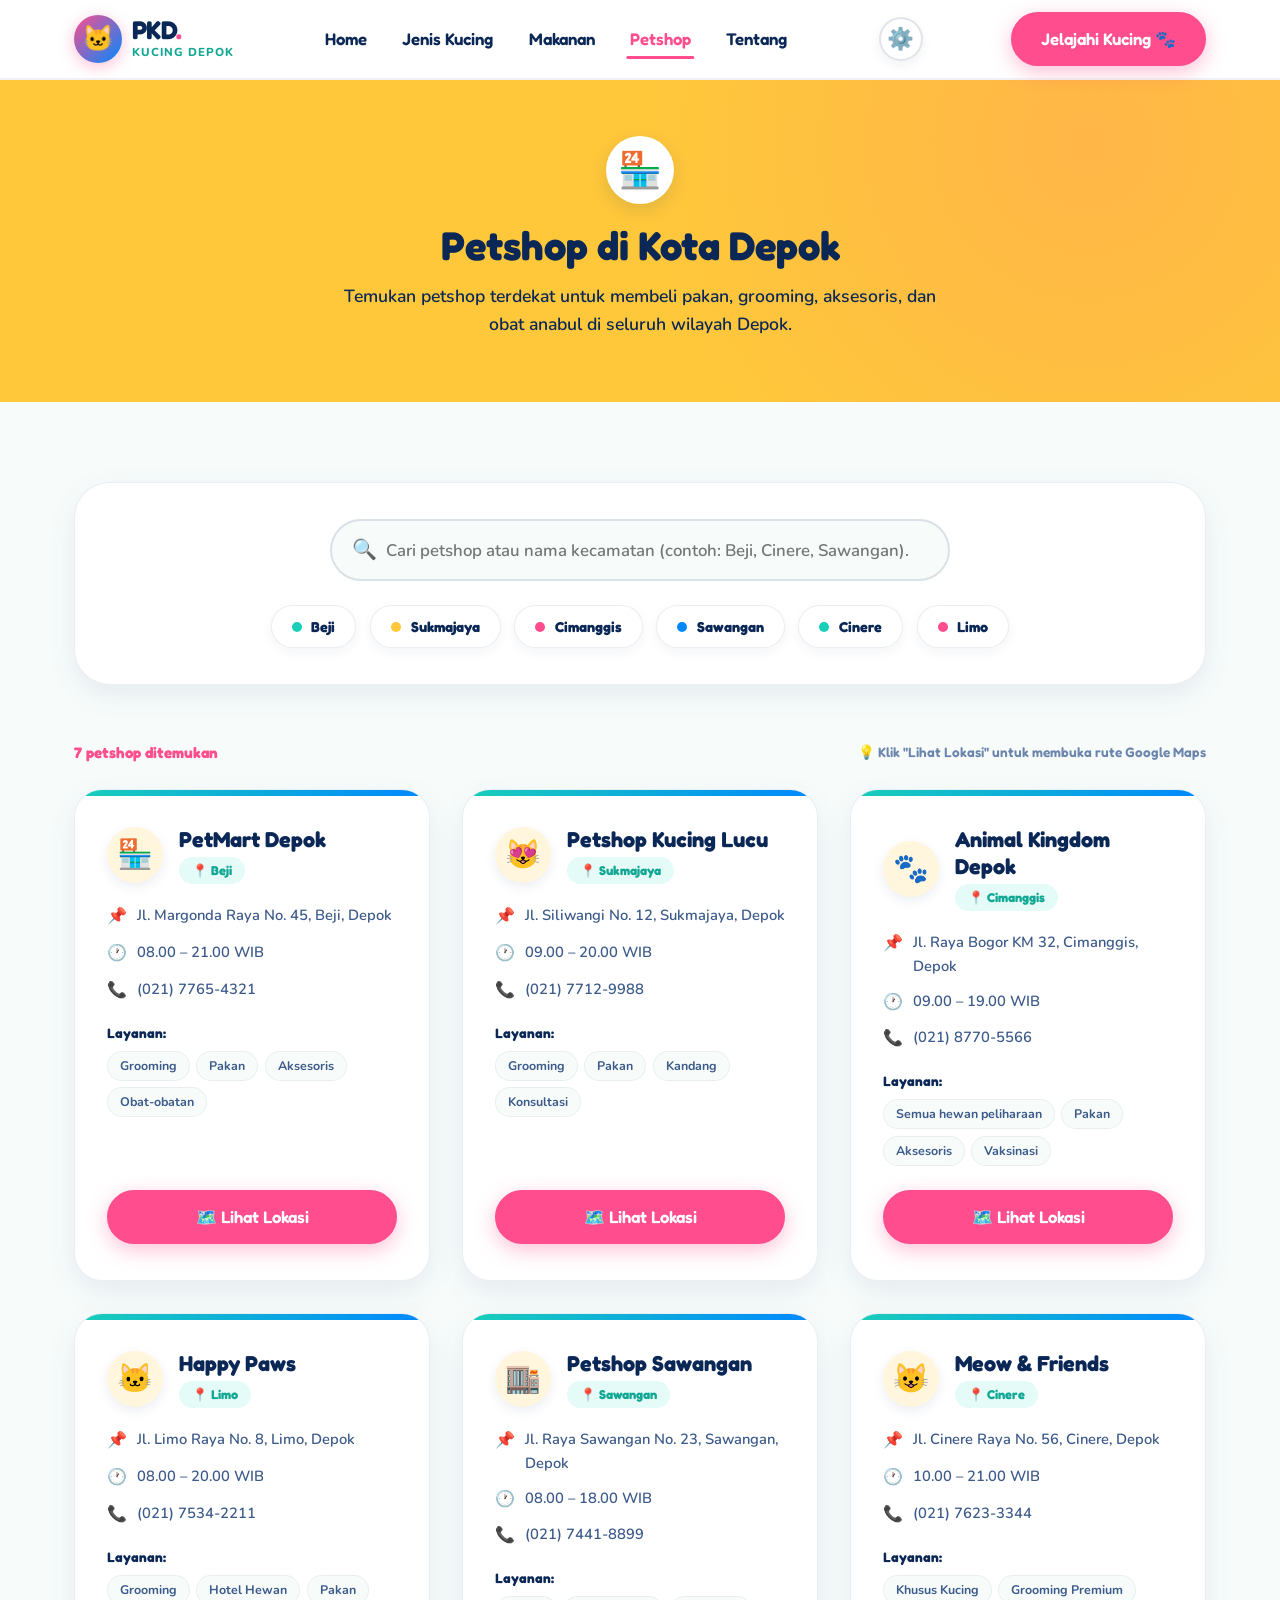
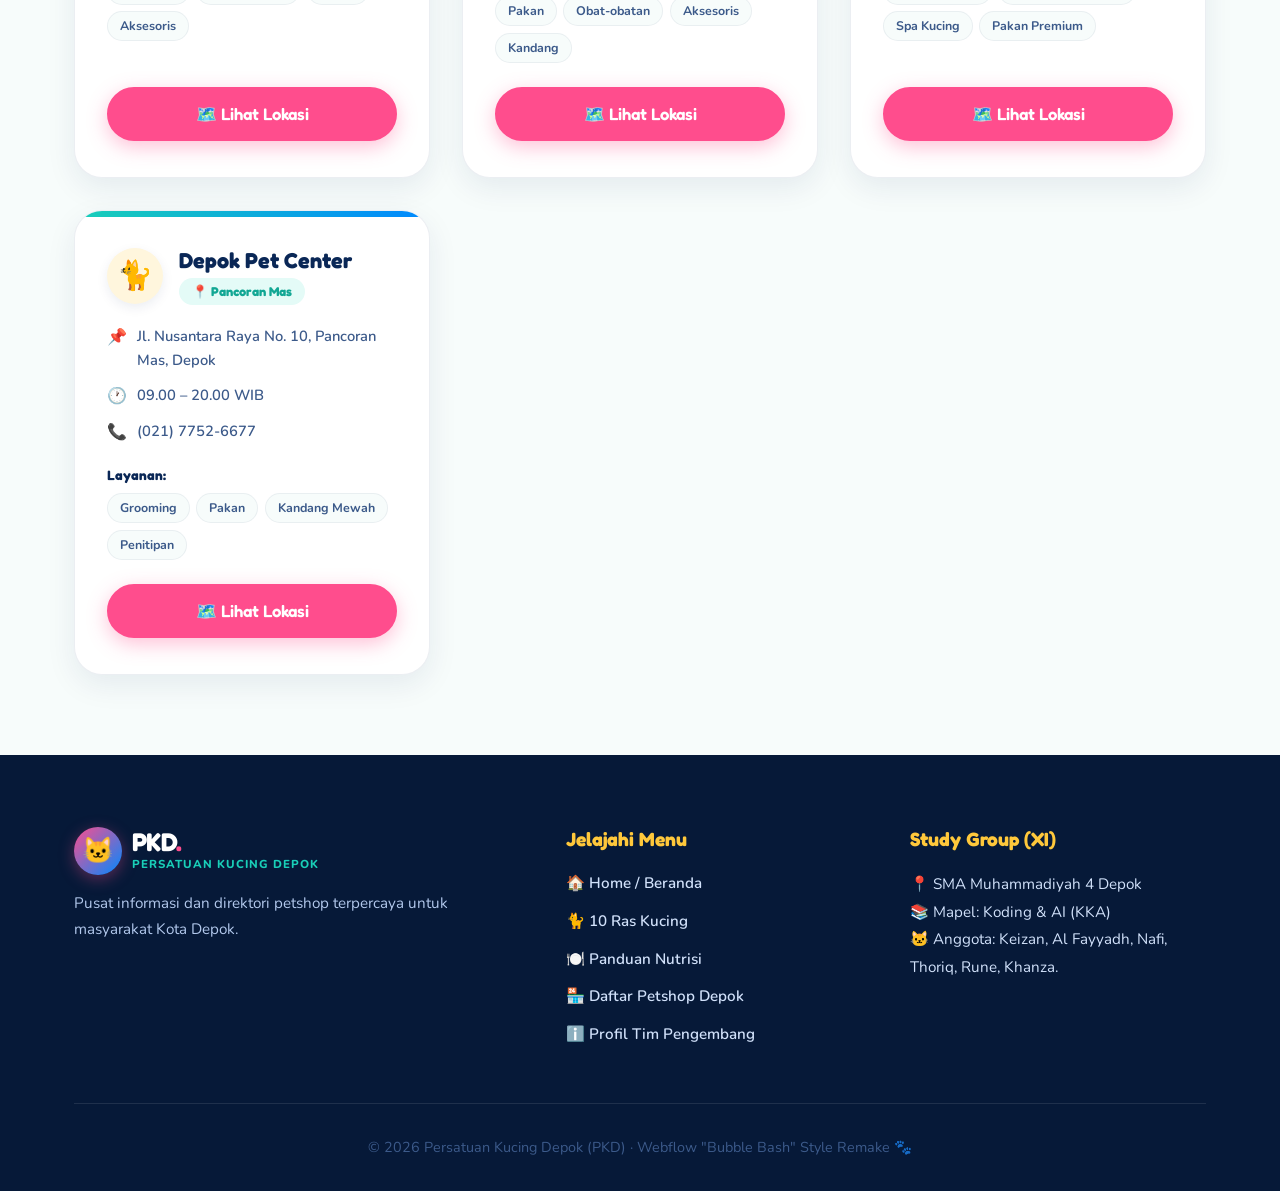
<file: petshop.html>
<!DOCTYPE html>
<html lang="id">
<head>
  <meta charset="UTF-8" />
  <meta name="viewport" content="width=device-width, initial-scale=1.0" />
  <meta name="description" content="Daftar petshop terpercaya di Kota Depok — Temukan lokasi, jam operasional, kontak, dan link Google Maps petshop di Beji, Sukmajaya, Cimanggis, Limo, Sawangan, Cinere, dll." />
  <title>Petshop di Depok — Persatuan Kucing Depok (PKD)</title>

  <!-- Google Fonts: Fredoka & Nunito -->
  <link rel="preconnect" href="https://fonts.googleapis.com" />
  <link rel="preconnect" href="https://fonts.gstatic.com" crossorigin />
  <link href="https://fonts.googleapis.com/css2?family=Fredoka:wght@400;500;600;700&family=Nunito:wght@400;600;700;800;900&display=swap" rel="stylesheet" />

  <!-- Stylesheet -->
  <link rel="stylesheet" href="css/style.css" />
</head>
<body>

  <!-- ==================== HEADER ==================== -->
  <header class="header" role="banner">
    <div class="container">
      <div class="header-inner">

        <a href="index.html" class="logo" aria-label="PKD — Halaman Beranda">
          <div class="logo-bubble" aria-hidden="true">🐱</div>
          <div class="logo-text-group">
            <span class="logo-title">PKD<span>.</span></span>
            <span class="logo-sub">Kucing Depok</span>
          </div>
        </a>

        <button class="hamburger" aria-label="Buka menu navigasi" aria-expanded="false" aria-controls="nav-menu">
          <span class="hamburger-line"></span>
          <span class="hamburger-line"></span>
          <span class="hamburger-line"></span>
        </button>

        <nav aria-label="Navigasi utama">
          <ul class="nav-menu" id="nav-menu" role="list">
            <li><a href="index.html"   class="nav-link">Home</a></li>
            <li><a href="kucing.html"  class="nav-link">Jenis Kucing</a></li>
            <li><a href="makanan.html" class="nav-link">Makanan</a></li>
            <li><a href="petshop.html" class="nav-link active">Petshop</a></li>
            <li><a href="tentang.html" class="nav-link">Tentang</a></li>
          </ul>
        </nav>

        <a href="kucing.html" class="btn btn-pink header-cta">Jelajahi Kucing 🐾</a>

      </div>
    </div>
  </header>

  <!-- ==================== MAIN ==================== -->
  <main id="main-content">

    <!-- PAGE HERO BANNER -->
    <section class="page-hero-bubble" aria-labelledby="page-heading">
      <div class="container">
        <div class="page-hero-icon" aria-hidden="true">🏪</div>
        <h1 class="page-hero-title" id="page-heading">Petshop di Kota Depok</h1>
        <p class="page-hero-desc">
          Temukan petshop terdekat untuk membeli pakan, grooming, aksesoris, dan obat anabul di seluruh wilayah Depok.
        </p>
      </div>
    </section>

    <!-- SEARCH & PETSHOP CONTENT SECTION -->
    <section class="section">
      <div class="container">

        <!-- Search Bar Card -->
        <div class="search-filter-wrapper">
          <div class="search-input-pill-wrap" role="search">
            <span class="search-pill-icon" aria-hidden="true">🔍</span>
            <input
              type="search"
              id="petshop-search"
              class="search-input-pill"
              placeholder="Cari petshop atau nama kecamatan (contoh: Beji, Cinere, Sawangan)..."
              aria-label="Cari petshop di Depok"
              autocomplete="off"
            />
          </div>
          <div class="pill-badges-row" style="margin-top: 0.5rem;">
            <span class="feature-pill"><span class="pill-dot teal"></span> Beji</span>
            <span class="feature-pill"><span class="pill-dot yellow"></span> Sukmajaya</span>
            <span class="feature-pill"><span class="pill-dot pink"></span> Cimanggis</span>
            <span class="feature-pill"><span class="pill-dot blue"></span> Sawangan</span>
            <span class="feature-pill"><span class="pill-dot teal"></span> Cinere</span>
            <span class="feature-pill"><span class="pill-dot"></span> Limo</span>
          </div>
        </div>

        <!-- Result Info -->
        <div class="result-info" role="status" aria-live="polite">
          <span id="result-count">7 petshop ditemukan</span>
          <span style="font-size: 0.85rem; color: var(--color-text-muted);">💡 Klik "Lihat Lokasi" untuk membuka rute Google Maps</span>
        </div>

        <!-- Petshop Grid -->
        <div id="petshop-grid" class="cat-grid" role="list" aria-label="Daftar petshop di Depok">
          <!-- Dirender secara dinamis oleh js/petshop.js -->
        </div>

        <!-- Empty State -->
        <div id="empty-state" class="empty-state" role="alert" aria-live="assertive">
          <span class="empty-state-emoji" aria-hidden="true">🏬</span>
          <h3>Petshop Tidak Ditemukan</h3>
          <p>Petshop di area atau dengan nama tersebut belum terdaftar di database kami.<br />Coba cari nama kecamatan lain!</p>
          <button
            class="btn btn-pink btn-sm"
            onclick="document.getElementById('petshop-search').value=''; document.getElementById('petshop-search').dispatchEvent(new Event('input'));"
          >
            Reset Pencarian 🏪
          </button>
        </div>

      </div>
    </section>

  </main>

  <!-- ==================== FOOTER ==================== -->
  <footer class="footer" role="contentinfo">
    <div class="container">
      <div class="footer-grid">

        <div class="footer-brand">
          <div class="logo" style="margin-bottom: 1rem;">
            <div class="logo-bubble" aria-hidden="true">🐱</div>
            <div class="logo-text-group">
              <span class="logo-title" style="color: var(--color-white);">PKD<span>.</span></span>
              <span class="logo-sub" style="color: var(--color-teal);">Persatuan Kucing Depok</span>
            </div>
          </div>
          <p class="footer-text">
            Pusat informasi dan direktori petshop terpercaya untuk masyarakat Kota Depok.
          </p>
        </div>

        <div class="footer-col">
          <h4 class="footer-title">Jelajahi Menu</h4>
          <ul class="footer-links" role="list">
            <li><a href="index.html">🏠 Home / Beranda</a></li>
            <li><a href="kucing.html">🐈 10 Ras Kucing</a></li>
            <li><a href="makanan.html">🍽️ Panduan Nutrisi</a></li>
            <li><a href="petshop.html">🏪 Daftar Petshop Depok</a></li>
            <li><a href="tentang.html">ℹ️ Profil Tim Pengembang</a></li>
          </ul>
        </div>

        <div class="footer-col">
          <h4 class="footer-title">Study Group (XI)</h4>
          <p style="font-size: 0.95rem; color: #D1E1FA; line-height: 1.8;">
            📍 SMA Muhammadiyah 4 Depok<br />
            📚 Mapel: Koding & AI (KKA)<br />
            🐱 Anggota: Keizan, Al Fayyadh, Nafi, Thoriq, Rune, Khanza.
          </p>
        </div>

      </div>

      <div class="footer-bottom">
        <p>© 2026 Persatuan Kucing Depok (PKD) · Webflow "Bubble Bash" Style Remake 🐾</p>
      </div>
    </div>
  </footer>

  <button class="back-to-top" aria-label="Kembali ke atas">↑</button>

  <!-- Scripts -->
  <script src="js/data.js" defer></script>
  <script src="js/main.js" defer></script>
  <script src="js/petshop.js" defer></script>
  <script src="js/settings.js" defer></script>
</body>
</html>
</file>
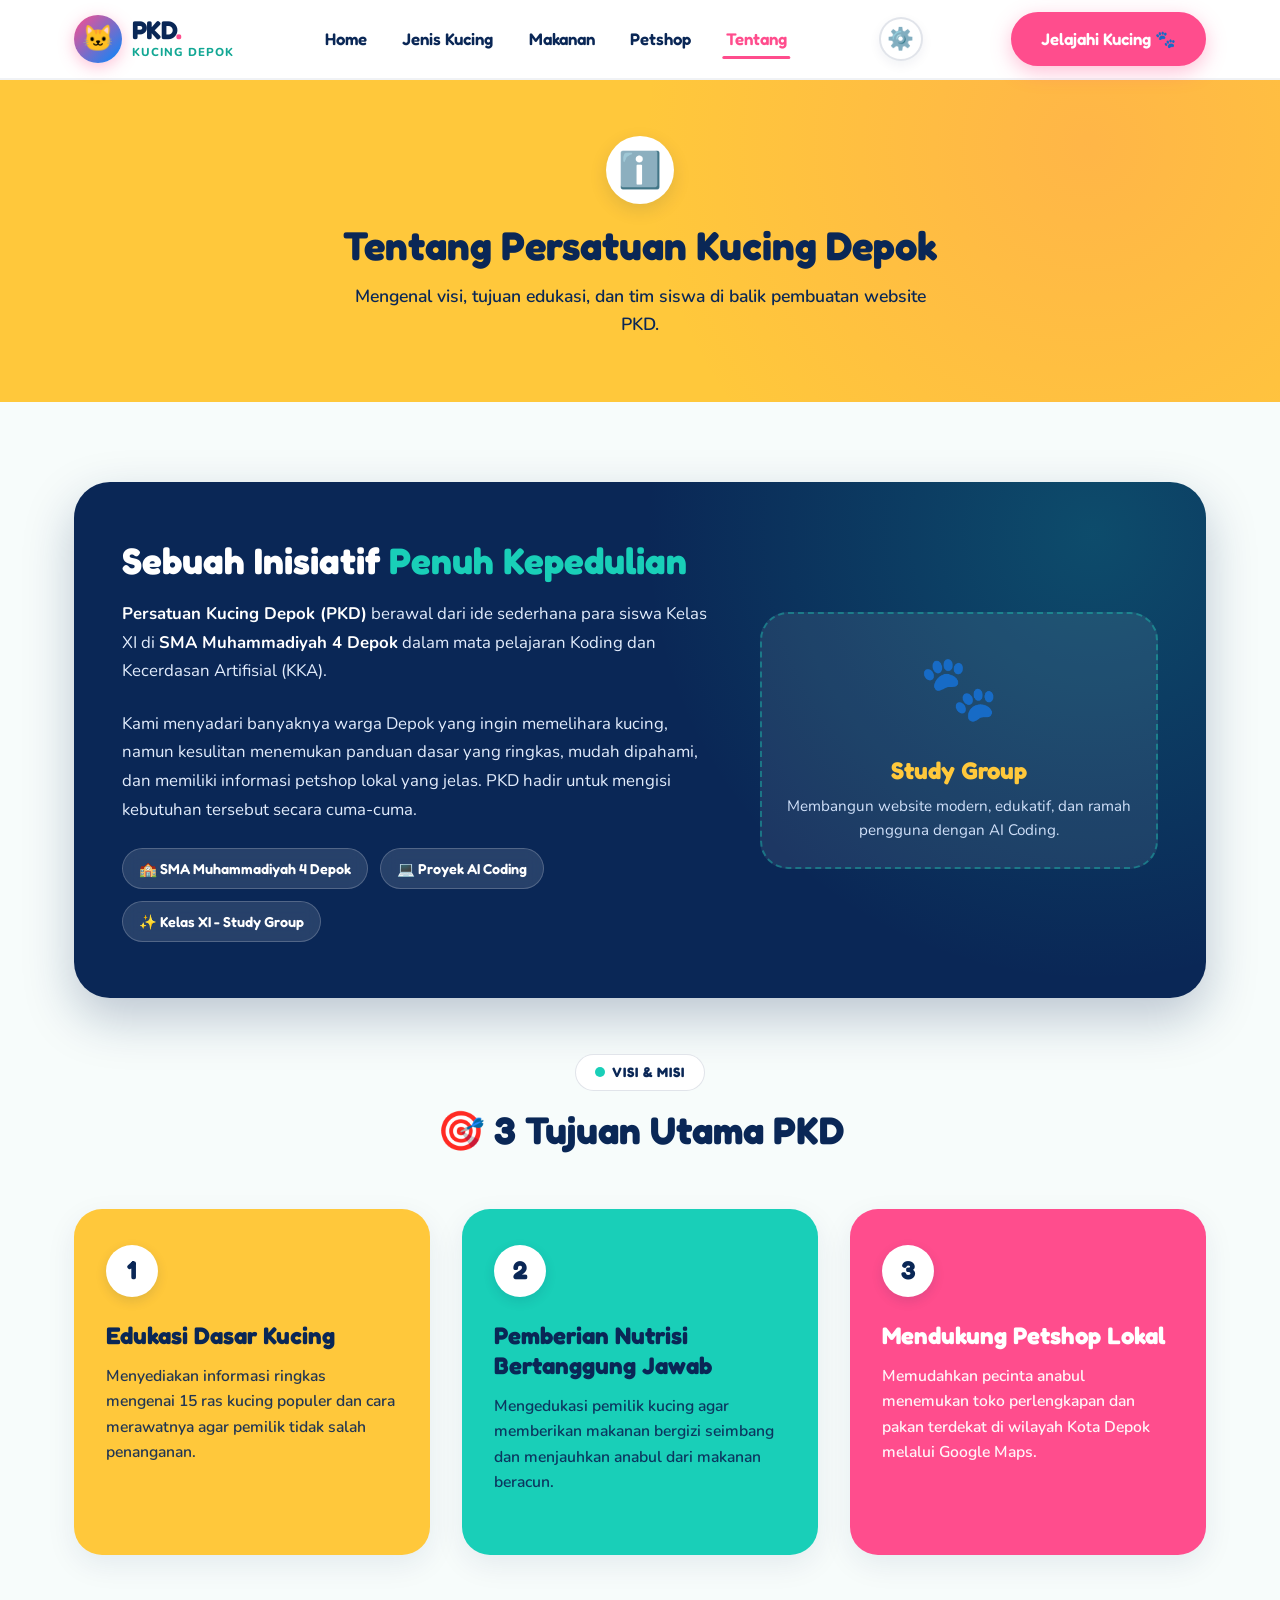
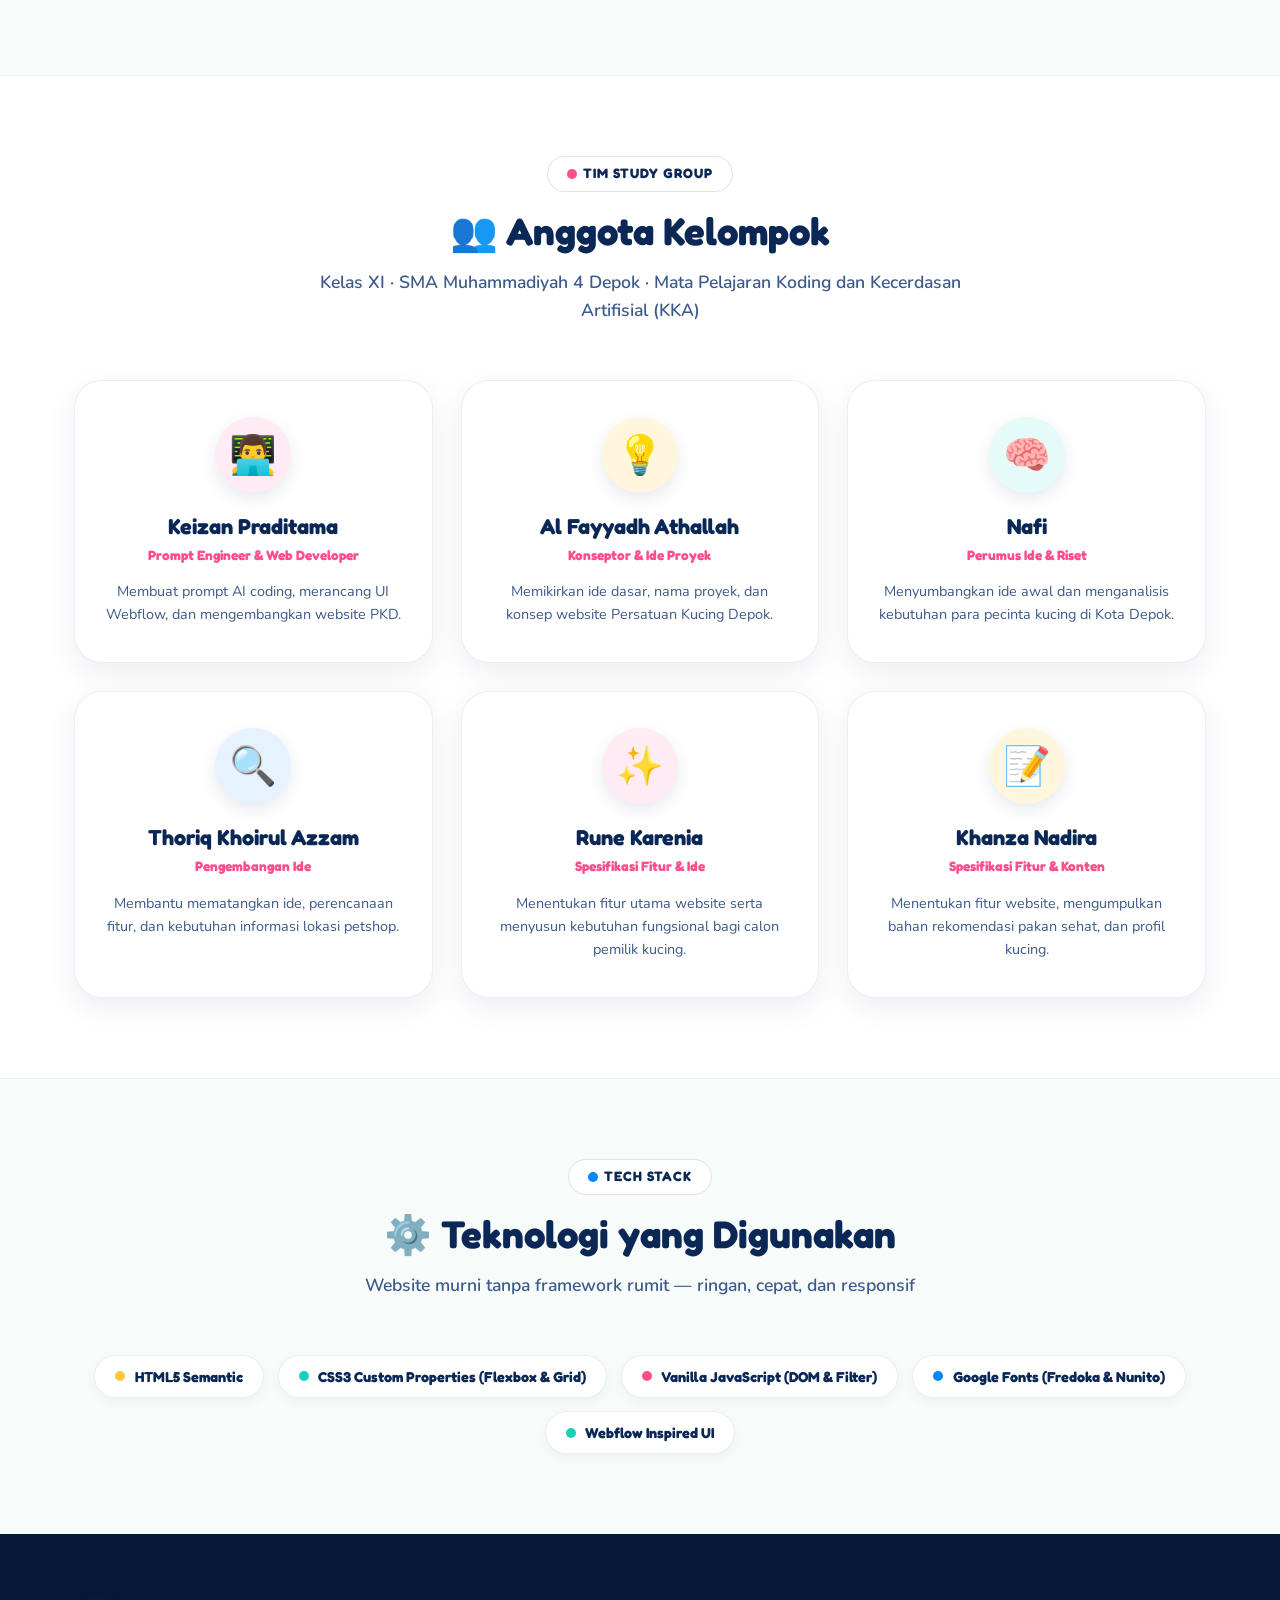
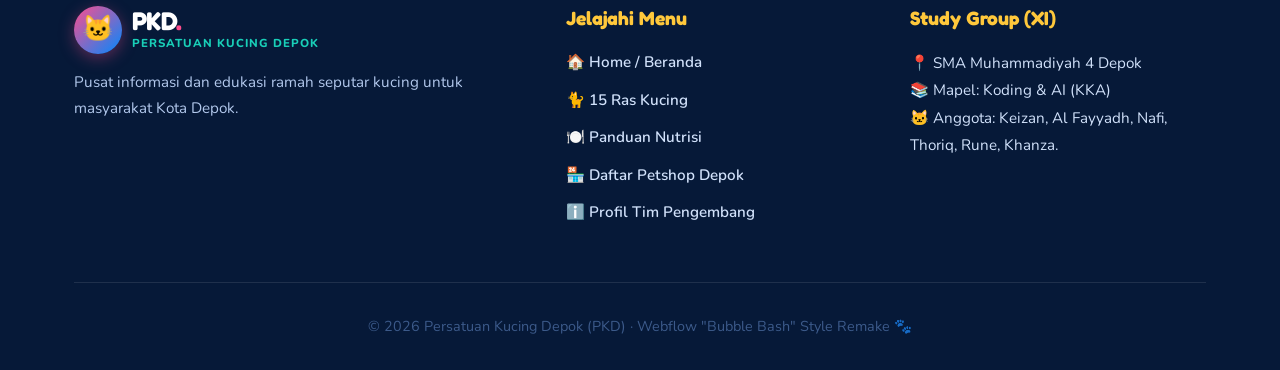
<file: tentang.html>
<!DOCTYPE html>
<html lang="id">
<head>
  <meta charset="UTF-8" />
  <meta name="viewport" content="width=device-width, initial-scale=1.0" />
  <meta name="description" content="Tentang Persatuan Kucing Depok (PKD) — Profil proyek, tujuan edukasi, dan perkenalan Study Group XI SMA Muhammadiyah 4 Depok." />
  <title>Tentang Kami — Persatuan Kucing Depok (PKD)</title>

  <!-- Google Fonts: Fredoka & Nunito -->
  <link rel="preconnect" href="https://fonts.googleapis.com" />
  <link rel="preconnect" href="https://fonts.gstatic.com" crossorigin />
  <link href="https://fonts.googleapis.com/css2?family=Fredoka:wght@400;500;600;700&family=Nunito:wght@400;600;700;800;900&display=swap" rel="stylesheet" />

  <!-- Stylesheet -->
  <link rel="stylesheet" href="css/style.css" />
</head>
<body>

  <!-- ==================== HEADER ==================== -->
  <header class="header" role="banner">
    <div class="container">
      <div class="header-inner">

        <a href="index.html" class="logo" aria-label="PKD — Halaman Beranda">
          <div class="logo-bubble" aria-hidden="true">🐱</div>
          <div class="logo-text-group">
            <span class="logo-title">PKD<span>.</span></span>
            <span class="logo-sub">Kucing Depok</span>
          </div>
        </a>

        <button class="hamburger" aria-label="Buka menu navigasi" aria-expanded="false" aria-controls="nav-menu">
          <span class="hamburger-line"></span>
          <span class="hamburger-line"></span>
          <span class="hamburger-line"></span>
        </button>

        <nav aria-label="Navigasi utama">
          <ul class="nav-menu" id="nav-menu" role="list">
            <li><a href="index.html"   class="nav-link">Home</a></li>
            <li><a href="kucing.html"  class="nav-link">Jenis Kucing</a></li>
            <li><a href="makanan.html" class="nav-link">Makanan</a></li>
            <li><a href="petshop.html" class="nav-link">Petshop</a></li>
            <li><a href="tentang.html" class="nav-link active">Tentang</a></li>
          </ul>
        </nav>

        <a href="kucing.html" class="btn btn-pink header-cta">Jelajahi Kucing 🐾</a>

      </div>
    </div>
  </header>

  <!-- ==================== MAIN ==================== -->
  <main id="main-content">

    <!-- PAGE HERO BANNER -->
    <section class="page-hero-bubble" aria-labelledby="page-heading">
      <div class="container">
        <div class="page-hero-icon" aria-hidden="true">ℹ️</div>
        <h1 class="page-hero-title" id="page-heading">Tentang Persatuan Kucing Depok</h1>
        <p class="page-hero-desc">
          Mengenal visi, tujuan edukasi, dan tim siswa di balik pembuatan website PKD.
        </p>
      </div>
    </section>

    <!-- SECTION: TENTANG KAMI (SPLIT CARD) -->
    <section class="section">
      <div class="container">

        <div class="about-pkd-card" style="margin-bottom: 3.5rem;">
          <div class="about-pkd-grid">
            <div class="about-pkd-info">
              <h2 class="about-pkd-title">
                Sebuah Inisiatif <span>Penuh Kepedulian</span>
              </h2>
              <p class="about-pkd-text">
                <strong>Persatuan Kucing Depok (PKD)</strong> berawal dari ide sederhana para siswa Kelas XI di 
                <strong>SMA Muhammadiyah 4 Depok</strong> dalam mata pelajaran Koding dan Kecerdasan Artifisial (KKA).
              </p>
              <p class="about-pkd-text">
                Kami menyadari banyaknya warga Depok yang ingin memelihara kucing, namun kesulitan menemukan panduan dasar yang ringkas, 
                mudah dipahami, dan memiliki informasi petshop lokal yang jelas. PKD hadir untuk mengisi kebutuhan tersebut secara cuma-cuma.
              </p>
              <div class="about-pkd-highlights">
                <span class="highlight-chip">🏫 SMA Muhammadiyah 4 Depok</span>
                <span class="highlight-chip">💻 Proyek AI Coding</span>
                <span class="highlight-chip">✨ Kelas XI - Study Group</span>
              </div>
            </div>

            <div class="about-pkd-media">
              <div style="font-size: 4rem; margin-bottom: 1rem;" aria-hidden="true">🐾</div>
              <h3 style="color: var(--color-yellow); font-size: 1.5rem; margin-bottom: 0.5rem;">Study Group</h3>
              <p style="color: #D1E1FA; font-size: 0.95rem;">
                Membangun website modern, edukatif, dan ramah pengguna dengan AI Coding.
              </p>
            </div>
          </div>
        </div>

        <!-- 3 TUJUAN UTAMA -->
        <div class="section-title-wrap">
          <span class="section-pill-tag"><span class="pill-dot teal"></span> VISI & MISI</span>
          <h2 class="section-main-title">🎯 3 Tujuan Utama PKD</h2>
        </div>

        <div class="steps-grid">

          <div class="step-card step-card-yellow">
            <div class="step-number-circle">1</div>
            <h3>Edukasi Dasar Kucing</h3>
            <p>
              Menyediakan informasi ringkas mengenai 15 ras kucing populer dan cara merawatnya agar pemilik tidak salah penanganan.
            </p>
          </div>

          <div class="step-card step-card-teal">
            <div class="step-number-circle">2</div>
            <h3>Pemberian Nutrisi Bertanggung Jawab</h3>
            <p>
              Mengedukasi pemilik kucing agar memberikan makanan bergizi seimbang dan menjauhkan anabul dari makanan beracun.
            </p>
          </div>

          <div class="step-card step-card-pink">
            <div class="step-number-circle">3</div>
            <h3>Mendukung Petshop Lokal</h3>
            <p>
              Memudahkan pecinta anabul menemukan toko perlengkapan dan pakan terdekat di wilayah Kota Depok melalui Google Maps.
            </p>
          </div>

        </div>

      </div>
    </section>

    <!-- SECTION: TIM PENGEMBANG (BUBBLE CARDS) -->
    <section class="section" style="background-color: var(--color-white); border-top: 1px solid rgba(10,39,86,0.06); border-bottom: 1px solid rgba(10,39,86,0.06);">
      <div class="container">

        <div class="section-title-wrap">
          <span class="section-pill-tag"><span class="pill-dot pink"></span> TIM STUDY GROUP</span>
          <h2 class="section-main-title">👥 Anggota Kelompok</h2>
          <p class="section-subtitle">
            Kelas XI · SMA Muhammadiyah 4 Depok · Mata Pelajaran Koding dan Kecerdasan Artifisial (KKA)
          </p>
        </div>

        <div class="team-grid">

          <!-- Member 1: Keizan -->
          <div class="team-bubble-card">
            <div class="team-avatar-bubble" style="background: var(--color-pink-light); color: var(--color-pink);">👨‍💻</div>
            <h3 class="team-name">Keizan Praditama</h3>
            <p class="team-role">Prompt Engineer & Web Developer</p>
            <p class="team-desc">Membuat prompt AI coding, merancang UI Webflow, dan mengembangkan website PKD.</p>
          </div>

          <!-- Member 2: Al Fayyadh -->
          <div class="team-bubble-card">
            <div class="team-avatar-bubble" style="background: var(--color-yellow-light); color: var(--color-yellow-dark);">💡</div>
            <h3 class="team-name">Al Fayyadh Athallah</h3>
            <p class="team-role">Konseptor & Ide Proyek</p>
            <p class="team-desc">Memikirkan ide dasar, nama proyek, dan konsep website Persatuan Kucing Depok.</p>
          </div>

          <!-- Member 3: Nafi -->
          <div class="team-bubble-card">
            <div class="team-avatar-bubble" style="background: var(--color-teal-light); color: var(--color-teal-dark);">🧠</div>
            <h3 class="team-name">Nafi</h3>
            <p class="team-role">Perumus Ide & Riset</p>
            <p class="team-desc">Menyumbangkan ide awal dan menganalisis kebutuhan para pecinta kucing di Kota Depok.</p>
          </div>

          <!-- Member 4: Thoriq -->
          <div class="team-bubble-card">
            <div class="team-avatar-bubble" style="background: var(--color-blue-light); color: var(--color-blue);">🔍</div>
            <h3 class="team-name">Thoriq Khoirul Azzam</h3>
            <p class="team-role">Pengembangan Ide</p>
            <p class="team-desc">Membantu mematangkan ide, perencanaan fitur, dan kebutuhan informasi lokasi petshop.</p>
          </div>

          <!-- Member 5: Rune Karenia -->
          <div class="team-bubble-card">
            <div class="team-avatar-bubble" style="background: var(--color-pink-light); color: var(--color-pink);">✨</div>
            <h3 class="team-name">Rune Karenia</h3>
            <p class="team-role">Spesifikasi Fitur & Ide</p>
            <p class="team-desc">Menentukan fitur utama website serta menyusun kebutuhan fungsional bagi calon pemilik kucing.</p>
          </div>

          <!-- Member 6: Khanza Nadira -->
          <div class="team-bubble-card">
            <div class="team-avatar-bubble" style="background: var(--color-yellow-light); color: var(--color-yellow-dark);">📝</div>
            <h3 class="team-name">Khanza Nadira</h3>
            <p class="team-role">Spesifikasi Fitur & Konten</p>
            <p class="team-desc">Menentukan fitur website, mengumpulkan bahan rekomendasi pakan sehat, dan profil kucing.</p>
          </div>

        </div>

      </div>
    </section>

    <!-- SECTION: TEKNOLOGI -->
    <section class="section">
      <div class="container text-center">

        <div class="section-title-wrap">
          <span class="section-pill-tag"><span class="pill-dot blue"></span> TECH STACK</span>
          <h2 class="section-main-title">⚙️ Teknologi yang Digunakan</h2>
          <p class="section-subtitle">Website murni tanpa framework rumit — ringan, cepat, dan responsif</p>
        </div>

        <div class="pill-badges-row" style="margin-top: 1.5rem;">
          <div class="feature-pill"><span class="pill-dot yellow"></span> HTML5 Semantic</div>
          <div class="feature-pill"><span class="pill-dot teal"></span> CSS3 Custom Properties (Flexbox & Grid)</div>
          <div class="feature-pill"><span class="pill-dot pink"></span> Vanilla JavaScript (DOM & Filter)</div>
          <div class="feature-pill"><span class="pill-dot blue"></span> Google Fonts (Fredoka & Nunito)</div>
          <div class="feature-pill"><span class="pill-dot teal"></span> Webflow Inspired UI</div>
        </div>

      </div>
    </section>

  </main>

  <!-- ==================== FOOTER ==================== -->
  <footer class="footer" role="contentinfo">
    <div class="container">
      <div class="footer-grid">

        <div class="footer-brand">
          <div class="logo" style="margin-bottom: 1rem;">
            <div class="logo-bubble" aria-hidden="true">🐱</div>
            <div class="logo-text-group">
              <span class="logo-title" style="color: var(--color-white);">PKD<span>.</span></span>
              <span class="logo-sub" style="color: var(--color-teal);">Persatuan Kucing Depok</span>
            </div>
          </div>
          <p class="footer-text">
            Pusat informasi dan edukasi ramah seputar kucing untuk masyarakat Kota Depok.
          </p>
        </div>

        <div class="footer-col">
          <h4 class="footer-title">Jelajahi Menu</h4>
          <ul class="footer-links" role="list">
            <li><a href="index.html">🏠 Home / Beranda</a></li>
            <li><a href="kucing.html">🐈 15 Ras Kucing</a></li>
            <li><a href="makanan.html">🍽️ Panduan Nutrisi</a></li>
            <li><a href="petshop.html">🏪 Daftar Petshop Depok</a></li>
            <li><a href="tentang.html">ℹ️ Profil Tim Pengembang</a></li>
          </ul>
        </div>

        <div class="footer-col">
          <h4 class="footer-title">Study Group (XI)</h4>
          <p style="font-size: 0.95rem; color: #D1E1FA; line-height: 1.8;">
            📍 SMA Muhammadiyah 4 Depok<br />
            📚 Mapel: Koding & AI (KKA)<br />
            🐱 Anggota: Keizan, Al Fayyadh, Nafi, Thoriq, Rune, Khanza.
          </p>
        </div>

      </div>

      <div class="footer-bottom">
        <p>© 2026 Persatuan Kucing Depok (PKD) · Webflow "Bubble Bash" Style Remake 🐾</p>
      </div>
    </div>
  </footer>

  <button class="back-to-top" aria-label="Kembali ke atas">↑</button>

  <!-- Scripts -->
  <script src="js/data.js" defer></script>
  <script src="js/main.js" defer></script>
  <script src="js/settings.js" defer></script>
</body>
</html>
</file>
<file: css/style.css>
/* ========================================================
   PERSATUAN KUCING DEPOK (PKD) — BUBBLE BASH WEBFLOW STYLE
   Playful, Vibrant, Rounded & Ultra-Modern Design
   ======================================================== */

@import url('https://fonts.googleapis.com/css2?family=Fredoka:wght@400;500;600;700&family=Nunito:wght@400;600;700;800;900&display=swap');

/* =============================================
   1. CSS CUSTOM PROPERTIES (DESIGN TOKENS)
   ============================================= */
:root {
  /* Webflow Bubble Bash Color Palette */
  --color-yellow: #FFC83B;
  --color-yellow-dark: #EAA814;
  --color-yellow-light: #FFF6DD;

  --color-navy: #0A2756;
  --color-navy-dark: #061938;
  --color-navy-card: #0D3370;
  --color-navy-light: #163E82;

  --color-pink: #FF4D8D;
  --color-pink-hover: #E83273;
  --color-pink-light: #FFEBF3;

  --color-teal: #19CFB8;
  --color-teal-dark: #12A794;
  --color-teal-light: #E4FBF7;

  --color-blue: #0088FF;
  --color-blue-dark: #006ED4;
  --color-blue-light: #E6F3FF;

  --color-white: #FFFFFF;
  --color-bg: #F7FCFB;
  --color-bg-alt: #F0F8FA;

  --color-text-primary: #0A2756;
  --color-text-secondary: #3C5A8A;
  --color-text-muted: #6B85AC;

  /* Typography */
  --font-heading: 'Fredoka', 'Quicksand', sans-serif;
  --font-body: 'Nunito', sans-serif;

  /* Border Radii */
  --radius-sm: 12px;
  --radius-md: 18px;
  --radius-lg: 28px;
  --radius-xl: 36px;
  --radius-pill: 9999px;

  /* Shadows */
  --shadow-sm: 0 4px 12px rgba(10, 39, 86, 0.06);
  --shadow-md: 0 8px 24px rgba(10, 39, 86, 0.10);
  --shadow-lg: 0 16px 40px rgba(10, 39, 86, 0.14);
  --shadow-hover: 0 16px 36px rgba(255, 77, 141, 0.28);
  --shadow-card: 0 10px 30px rgba(10, 39, 86, 0.08);

  /* Layout */
  --container-max: 1180px;
  --header-height: 80px;
  --transition-smooth: all 0.25s cubic-bezier(0.34, 1.56, 0.64, 1);
}

/* =============================================
   THEME OVERRIDES
   ============================================= */

/* 1. Dark Mode (Midnight Cat) */
[data-theme="dark"] {
  --color-bg: #090F1D;
  --color-bg-alt: #101B33;
  --color-white: #15223E;
  --color-navy: #FFFFFF;
  --color-navy-dark: #050914;
  --color-navy-card: #192A4C;
  --color-navy-light: #284478;
  --color-text-primary: #F8FAFC;
  --color-text-secondary: #CBD5E1;
  --color-text-muted: #8295B5;
  --color-yellow: #FFB703;
  --color-yellow-light: #2D230A;
  --color-pink-light: #3D1426;
  --color-teal-light: #0D2D2A;
  --color-blue-light: #0D274A;
  --shadow-card: 0 10px 30px rgba(0, 0, 0, 0.45);
  --shadow-md: 0 8px 24px rgba(0, 0, 0, 0.4);
}

[data-theme="dark"] .header {
  background-color: rgba(21, 34, 62, 0.95);
  border-bottom-color: rgba(255, 255, 255, 0.1);
}

[data-theme="dark"] .hero-bubble {
  background-color: #1A2849;
  background-image: 
    radial-gradient(circle at 10% 20%, rgba(255, 183, 3, 0.2) 0%, transparent 30%),
    radial-gradient(circle at 90% 80%, rgba(255, 77, 141, 0.25) 0%, transparent 35%);
}

[data-theme="dark"] .pill-badge {
  background-color: #15223E;
  color: #FFFFFF;
}

[data-theme="dark"] .hero-card-showcase {
  background: linear-gradient(145deg, #15223E, #1F3159);
  border-color: rgba(255, 255, 255, 0.15);
}

[data-theme="dark"] .page-hero-bubble {
  background-color: #18284A;
}

[data-theme="dark"] .feature-pill {
  background-color: #15223E;
  color: #FFFFFF;
  border-color: rgba(255, 255, 255, 0.1);
}

[data-theme="dark"] .search-input-pill {
  background-color: #101B33;
  border-color: rgba(255, 255, 255, 0.15);
  color: #FFFFFF;
}

[data-theme="dark"] .filter-btn {
  background-color: #15223E;
  color: #FFFFFF;
  border-color: rgba(255, 255, 255, 0.15);
}

/* Dark Mode Overrides for "Apa itu PKD" Card & Navy Sections */
[data-theme="dark"] .about-pkd-card {
  background-color: #101B33;
  background-image: radial-gradient(circle at 90% 10%, rgba(25, 207, 184, 0.25) 0%, transparent 45%);
  border: 1.5px solid rgba(25, 207, 184, 0.35);
  box-shadow: 0 20px 50px rgba(0, 0, 0, 0.6);
  color: #FFFFFF;
}

[data-theme="dark"] .about-pkd-title {
  color: #FFFFFF !important;
}

[data-theme="dark"] .about-pkd-title span {
  color: #19CFB8 !important;
}

[data-theme="dark"] .about-pkd-text {
  color: #F0F6FF !important;
}

[data-theme="dark"] .about-pkd-text strong {
  color: #FFFFFF !important;
}

[data-theme="dark"] .highlight-chip {
  background: rgba(25, 207, 184, 0.15) !important;
  color: #FFFFFF !important;
  border: 1px solid rgba(25, 207, 184, 0.45) !important;
}

[data-theme="dark"] .about-pkd-media {
  background: rgba(255, 255, 255, 0.05) !important;
  border: 2px dashed rgba(25, 207, 184, 0.45) !important;
}

[data-theme="dark"] .about-pkd-media p {
  color: #FFB703 !important;
}

[data-theme="dark"] .about-pkd-media h3 {
  color: #FFB703 !important;
}

[data-theme="dark"] .dark-navy-section {
  background-color: #0A1428;
  color: #FFFFFF;
  border-top: 1px solid rgba(255, 255, 255, 0.06);
  border-bottom: 1px solid rgba(255, 255, 255, 0.06);
}

[data-theme="dark"] .dark-navy-title {
  color: #FFFFFF !important;
}

[data-theme="dark"] .dark-navy-title span {
  color: #FFB703 !important;
}

/* 2. Pastel Theme (Cotton Candy) */
[data-theme="pastel"] {
  --color-yellow: #FFE382;
  --color-pink: #FF7597;
  --color-pink-hover: #F0567C;
  --color-pink-light: #FFF0F4;
  --color-teal: #7CE0D3;
  --color-teal-light: #EDFAF8;
  --color-blue: #8EC5FC;
  --color-blue-light: #F0F6FF;
  --color-white: #FFFFFF;
  --color-bg: #FFF8FA;
  --color-bg-alt: #FBF0F5;
  --color-navy: #3D3559;
  --color-navy-dark: #261F3F;
  --color-navy-card: #4E4370;
  --color-text-primary: #3D3559;
  --color-text-secondary: #6B628A;
  --color-text-muted: #9A92B6;
}

/* 3. Nature Fresh Theme (Green & Mint) */
[data-theme="nature"] {
  --color-yellow: #D8F3DC;
  --color-pink: #E76F51;
  --color-pink-hover: #D95D39;
  --color-pink-light: #FEF2EE;
  --color-teal: #2A9D8F;
  --color-teal-dark: #1E7066;
  --color-teal-light: #E8F7F5;
  --color-blue: #457B9D;
  --color-blue-light: #EBF2F7;
  --color-white: #FFFFFF;
  --color-bg: #F4FBF7;
  --color-bg-alt: #EAF4EE;
  --color-navy: #1B4332;
  --color-navy-dark: #081C15;
  --color-navy-card: #274874;
  --color-text-primary: #1B4332;
  --color-text-secondary: #2D6A4F;
  --color-text-muted: #52796F;
}

/* Font Size Modifiers */
[data-fontsize="large"] {
  font-size: 18px;
}

[data-fontsize="small"] {
  font-size: 15px;
}

/* Reduced Motion Override */
[data-motion="reduced"] * {
  animation: none !important;
  transition: none !important;
}

/* =============================================
   2. RESET & BASE
   ============================================= */
*,
*::before,
*::after {
  box-sizing: border-box;
  margin: 0;
  padding: 0;
}

html {
  scroll-behavior: smooth;
  font-size: 16px;
}

body {
  font-family: var(--font-body);
  background-color: var(--color-bg);
  color: var(--color-text-primary);
  line-height: 1.6;
  overflow-x: hidden;
  -webkit-font-smoothing: antialiased;
}

h1, h2, h3, h4, h5, h6 {
  font-family: var(--font-heading);
  font-weight: 700;
  color: var(--color-navy);
  line-height: 1.25;
}

p {
  color: var(--color-text-secondary);
}

a {
  text-decoration: none;
  color: inherit;
  transition: var(--transition-smooth);
}

img {
  max-width: 100%;
  height: auto;
  display: block;
}

ul {
  list-style: none;
}

.container {
  width: 100%;
  max-width: var(--container-max);
  margin-left: auto;
  margin-right: auto;
  padding-left: 1.5rem;
  padding-right: 1.5rem;
}

.text-center { text-align: center; }

/* =============================================
   3. BUTTONS (CHUNKY PILL STYLE)
   ============================================= */
.btn {
  display: inline-flex;
  align-items: center;
  justify-content: center;
  gap: 0.6rem;
  font-family: var(--font-heading);
  font-size: 1.05rem;
  font-weight: 600;
  padding: 0.75rem 1.75rem;
  border-radius: var(--radius-pill);
  border: 2px solid transparent;
  cursor: pointer;
  transition: var(--transition-smooth);
  box-shadow: var(--shadow-sm);
  text-decoration: none;
  white-space: nowrap;
}

.btn:hover {
  transform: translateY(-3px) scale(1.02);
}

.btn:active {
  transform: translateY(0) scale(0.98);
}

/* Pink Primary Button */
.btn-primary,
.btn-pink {
  background-color: var(--color-pink);
  color: var(--color-white);
  border-color: var(--color-pink);
  box-shadow: 0 6px 20px rgba(255, 77, 141, 0.35);
}

.btn-primary:hover,
.btn-pink:hover {
  background-color: var(--color-pink-hover);
  border-color: var(--color-pink-hover);
  color: var(--color-white);
  box-shadow: 0 10px 28px rgba(255, 77, 141, 0.45);
}

/* White Hero Pill with Navy Border */
.btn-white,
.btn-outline {
  background-color: var(--color-white);
  color: var(--color-navy);
  border: 2px solid var(--color-navy);
  box-shadow: 0 6px 20px rgba(10, 39, 86, 0.12);
}

.btn-white:hover,
.btn-outline:hover {
  background-color: var(--color-navy);
  color: var(--color-white);
  box-shadow: 0 10px 28px rgba(10, 39, 86, 0.25);
}

/* Teal Button */
.btn-teal {
  background-color: var(--color-teal);
  color: var(--color-navy);
  border-color: var(--color-teal);
}

.btn-teal:hover {
  background-color: var(--color-teal-dark);
  color: var(--color-white);
}

/* Small / Large modifiers */
.btn-sm {
  padding: 0.5rem 1.25rem;
  font-size: 0.9rem;
}

.btn-lg {
  padding: 0.95rem 2.2rem;
  font-size: 1.15rem;
}

/* =============================================
   4. HEADER & NAVBAR
   ============================================= */
.header {
  position: sticky;
  top: 0;
  z-index: 1000;
  background-color: rgba(255, 255, 255, 0.95);
  backdrop-filter: blur(12px);
  border-bottom: 2px solid rgba(10, 39, 86, 0.06);
  height: var(--header-height);
  display: flex;
  align-items: center;
  transition: var(--transition-smooth);
}

.header.scrolled {
  box-shadow: 0 8px 30px rgba(10, 39, 86, 0.08);
}

.header-inner {
  display: flex;
  align-items: center;
  justify-content: space-between;
}

/* Bubble Bash Logo */
.logo {
  display: flex;
  align-items: center;
  gap: 0.6rem;
  text-decoration: none;
}

.logo-bubble {
  background: linear-gradient(135deg, var(--color-pink), var(--color-blue));
  width: 48px;
  height: 48px;
  border-radius: var(--radius-pill);
  display: flex;
  align-items: center;
  justify-content: center;
  font-size: 1.6rem;
  box-shadow: 0 4px 16px rgba(255, 77, 141, 0.35);
  animation: floatBounce 3s ease-in-out infinite;
}

.logo-text-group {
  display: flex;
  flex-direction: column;
}

.logo-title {
  font-family: var(--font-heading);
  font-size: 1.6rem;
  font-weight: 700;
  color: var(--color-navy);
  line-height: 1;
  letter-spacing: -0.5px;
}

.logo-title span {
  color: var(--color-pink);
}

.logo-sub {
  font-size: 0.72rem;
  font-weight: 800;
  letter-spacing: 1px;
  color: var(--color-teal-dark);
  text-transform: uppercase;
}

/* Nav Menu */
.nav-menu {
  display: flex;
  align-items: center;
  gap: 1.8rem;
}

.nav-link {
  font-family: var(--font-heading);
  font-size: 1.05rem;
  font-weight: 600;
  color: var(--color-navy);
  position: relative;
  padding: 0.4rem 0.2rem;
  display: inline-flex;
  align-items: center;
  gap: 0.3rem;
}

.nav-link::after {
  content: '';
  position: absolute;
  bottom: 0;
  left: 50%;
  width: 0;
  height: 3px;
  background-color: var(--color-pink);
  border-radius: 9999px;
  transition: all 0.25s ease;
  transform: translateX(-50%);
}

.nav-link:hover {
  color: var(--color-pink);
}

.nav-link:hover::after,
.nav-link.active::after {
  width: 100%;
}

.nav-link.active {
  color: var(--color-pink);
}

/* Header Action Button (Book a party style) */
.header-cta {
  display: none;
}

@media (min-width: 900px) {
  .header-cta {
    display: inline-flex;
  }
}

/* Mobile Hamburger */
.hamburger {
  display: none;
  background: none;
  border: none;
  cursor: pointer;
  padding: 0.5rem;
  flex-direction: column;
  gap: 5px;
}

.hamburger-line {
  display: block;
  width: 26px;
  height: 3px;
  background-color: var(--color-navy);
  border-radius: 9999px;
  transition: var(--transition-smooth);
}

.hamburger[aria-expanded="true"] .hamburger-line:nth-child(1) {
  transform: translateY(8px) rotate(45deg);
}

.hamburger[aria-expanded="true"] .hamburger-line:nth-child(2) {
  opacity: 0;
}

.hamburger[aria-expanded="true"] .hamburger-line:nth-child(3) {
  transform: translateY(-8px) rotate(-45deg);
}

/* =============================================
   5. HERO SECTION (SUNNY YELLOW & BUBBLES)
   ============================================= */
.hero-bubble {
  background-color: var(--color-yellow);
  background-image: 
    radial-gradient(circle at 10% 20%, rgba(255, 255, 255, 0.4) 0%, transparent 20%),
    radial-gradient(circle at 90% 80%, rgba(255, 77, 141, 0.15) 0%, transparent 35%);
  padding: 4rem 0 5rem;
  position: relative;
  overflow: hidden;
}

/* Floating decorative bubbles in background */
.floating-circle {
  position: absolute;
  border-radius: 50%;
  background: rgba(255, 255, 255, 0.45);
  backdrop-filter: blur(4px);
  pointer-events: none;
  border: 2px solid rgba(255, 255, 255, 0.6);
  animation: floatBubble 6s ease-in-out infinite;
}

.circle-1 { width: 90px; height: 90px; top: 12%; right: 46%; animation-delay: 0s; }
.circle-2 { width: 45px; height: 45px; top: 35%; right: 48%; animation-delay: 1.5s; background: rgba(25, 207, 184, 0.35); }
.circle-3 { width: 70px; height: 70px; bottom: 10%; left: 8%; animation-delay: 2.5s; }
.circle-4 { width: 35px; height: 35px; top: 18%; left: 4%; animation-delay: 3s; background: rgba(255, 77, 141, 0.3); }

.hero-grid {
  display: grid;
  grid-template-columns: 1fr;
  gap: 3rem;
  align-items: center;
  position: relative;
  z-index: 2;
}

@media (min-width: 960px) {
  .hero-grid {
    grid-template-columns: 1.15fr 0.85fr;
  }
}

/* Pill badge at top of Hero ("NOW SERVING...") */
.pill-badge {
  display: inline-flex;
  align-items: center;
  gap: 0.6rem;
  background-color: var(--color-white);
  color: var(--color-navy);
  font-family: var(--font-heading);
  font-size: 0.85rem;
  font-weight: 700;
  text-transform: uppercase;
  letter-spacing: 0.8px;
  padding: 0.45rem 1.25rem;
  border-radius: var(--radius-pill);
  box-shadow: 0 4px 15px rgba(10, 39, 86, 0.08);
  margin-bottom: 1.25rem;
}

.pill-dot {
  width: 10px;
  height: 10px;
  background-color: var(--color-pink);
  border-radius: 50%;
  display: inline-block;
  animation: pulseDot 2s infinite;
}

.pill-dot.teal { background-color: var(--color-teal); }
.pill-dot.yellow { background-color: var(--color-yellow); }
.pill-dot.blue { background-color: var(--color-blue); }

.hero-title {
  font-size: 2.8rem;
  font-weight: 700;
  color: var(--color-navy);
  line-height: 1.15;
  margin-bottom: 1.25rem;
  letter-spacing: -0.5px;
}

.hero-title .brand-highlight {
  color: var(--color-blue);
  display: inline-block;
}

/* Pink Capsule Ribbon Subtitle */
.hero-ribbon-pill {
  display: inline-block;
  background-color: var(--color-pink);
  color: var(--color-white);
  font-family: var(--font-heading);
  font-size: 1.15rem;
  font-weight: 600;
  padding: 0.55rem 1.4rem;
  border-radius: var(--radius-pill);
  margin-bottom: 1.25rem;
  box-shadow: 0 4px 16px rgba(255, 77, 141, 0.35);
}

.hero-description {
  font-size: 1.125rem;
  color: var(--color-navy);
  font-weight: 600;
  margin-bottom: 2rem;
  line-height: 1.6;
  max-width: 580px;
}

.hero-actions {
  display: flex;
  flex-wrap: wrap;
  gap: 1rem;
}

/* Hero Right: Big Bubble Graphic Card */
.hero-card-showcase {
  background: linear-gradient(145deg, #FFFFFF, #FFF2D1);
  border-radius: var(--radius-xl);
  padding: 2rem;
  border: 4px solid var(--color-white);
  box-shadow: 0 20px 50px rgba(10, 39, 86, 0.15);
  text-align: center;
  position: relative;
  overflow: hidden;
}

.hero-cat-img-wrapper {
  width: 100%;
  height: 280px;
  border-radius: var(--radius-lg);
  overflow: hidden;
  position: relative;
  box-shadow: 0 10px 25px rgba(10, 39, 86, 0.15);
  margin-bottom: 1.5rem;
  border: 3px solid var(--color-white);
}

.hero-cat-img-wrapper img {
  width: 100%;
  height: 100%;
  object-fit: cover;
  transition: transform 0.5s ease;
}

.hero-card-showcase:hover .hero-cat-img-wrapper img {
  transform: scale(1.05);
}

/* Floating speech bubble / tag on showcase */
.hero-floating-tag {
  position: absolute;
  top: 15px;
  right: 15px;
  background: var(--color-white);
  color: var(--color-navy);
  font-family: var(--font-heading);
  font-weight: 700;
  font-size: 0.85rem;
  padding: 0.4rem 1rem;
  border-radius: var(--radius-pill);
  box-shadow: 0 4px 15px rgba(10, 39, 86, 0.15);
  display: flex;
  align-items: center;
  gap: 0.4rem;
}

.hero-card-title {
  font-size: 1.6rem;
  color: var(--color-navy);
  margin-bottom: 0.5rem;
}

.hero-card-caption {
  font-size: 0.95rem;
  color: var(--color-text-secondary);
  font-weight: 600;
}

/* =============================================
   6. MARQUEE TICKER (HOT PINK STRIP)
   ============================================= */
.marquee-wrapper {
  background-color: var(--color-pink);
  overflow: hidden;
  white-space: nowrap;
  padding: 0.85rem 0;
  position: relative;
  box-shadow: 0 4px 15px rgba(255, 77, 141, 0.25);
}

.marquee-content {
  display: inline-flex;
  align-items: center;
  animation: marqueeScroll 22s linear infinite;
}

.marquee-item {
  font-family: var(--font-heading);
  font-size: 1rem;
  font-weight: 700;
  color: var(--color-white);
  letter-spacing: 1.5px;
  text-transform: uppercase;
  margin-right: 2rem;
  display: inline-flex;
  align-items: center;
  gap: 1.5rem;
}

.marquee-item::after {
  content: '•';
  color: var(--color-yellow);
  font-size: 1.4rem;
}

/* =============================================
   7. SECTION COMMON STYLING
   ============================================= */
.section {
  padding: 5rem 0;
  position: relative;
}

.section-title-wrap {
  text-align: center;
  max-width: 680px;
  margin: 0 auto 3.5rem;
}

.section-pill-tag {
  display: inline-flex;
  align-items: center;
  gap: 0.4rem;
  background-color: var(--color-white);
  color: var(--color-navy);
  font-family: var(--font-heading);
  font-size: 0.85rem;
  font-weight: 700;
  text-transform: uppercase;
  letter-spacing: 1px;
  padding: 0.4rem 1.2rem;
  border-radius: var(--radius-pill);
  border: 1.5px solid rgba(10, 39, 86, 0.12);
  margin-bottom: 1rem;
}

.section-main-title {
  font-size: 2.4rem;
  font-weight: 700;
  color: var(--color-navy);
  line-height: 1.2;
  margin-bottom: 0.85rem;
}

.section-subtitle {
  font-size: 1.1rem;
  color: var(--color-text-secondary);
  font-weight: 600;
}

/* =============================================
   8. SECTION: "APA ITU PKD?" (NAVY SPLIT CARD)
   ============================================= */
.about-pkd-card {
  background-color: #0A2756;
  background-image: radial-gradient(circle at 90% 10%, rgba(25, 207, 184, 0.22) 0%, transparent 40%);
  border-radius: var(--radius-xl);
  padding: 3.5rem 3rem;
  color: #FFFFFF;
  box-shadow: 0 20px 50px rgba(10, 39, 86, 0.25);
  margin-bottom: 4rem;
}

.about-pkd-grid {
  display: grid;
  grid-template-columns: 1fr;
  gap: 2.5rem;
  align-items: center;
}

@media (min-width: 900px) {
  .about-pkd-grid {
    grid-template-columns: 1.2fr 0.8fr;
  }
}

.about-pkd-title {
  font-size: 2.3rem;
  color: #FFFFFF;
  margin-bottom: 1rem;
}

.about-pkd-title span {
  color: var(--color-teal);
}

.about-pkd-text {
  color: #E2ECFC;
  font-size: 1.05rem;
  line-height: 1.7;
  margin-bottom: 1.5rem;
}

.about-pkd-text strong {
  color: #FFFFFF;
  font-weight: 700;
}

.about-pkd-highlights {
  display: flex;
  flex-wrap: wrap;
  gap: 0.75rem;
}

.highlight-chip {
  background: rgba(255, 255, 255, 0.12);
  backdrop-filter: blur(8px);
  color: var(--color-white);
  padding: 0.5rem 1rem;
  border-radius: var(--radius-pill);
  font-family: var(--font-heading);
  font-size: 0.9rem;
  font-weight: 600;
  border: 1px solid rgba(255, 255, 255, 0.2);
}

.about-pkd-media {
  background: rgba(255, 255, 255, 0.08);
  border-radius: var(--radius-lg);
  padding: 1.5rem;
  border: 2px dashed rgba(25, 207, 184, 0.4);
  text-align: center;
}

.about-cat-preview {
  width: 100%;
  height: 240px;
  border-radius: var(--radius-md);
  object-fit: cover;
  box-shadow: 0 8px 20px rgba(0,0,0,0.25);
}

/* =============================================
   9. SECTION: 3 CHUNKY STEP CARDS (1, 2, 3)
   ============================================= */
.steps-grid {
  display: grid;
  grid-template-columns: 1fr;
  gap: 2rem;
  margin-bottom: 2.5rem;
}

@media (min-width: 768px) {
  .steps-grid {
    grid-template-columns: repeat(3, 1fr);
  }
}

.step-card {
  border-radius: var(--radius-lg);
  padding: 2.25rem 2rem;
  display: flex;
  flex-direction: column;
  transition: var(--transition-smooth);
  box-shadow: var(--shadow-card);
  position: relative;
  overflow: hidden;
}

.step-card:hover {
  transform: translateY(-8px);
  box-shadow: 0 20px 40px rgba(10, 39, 86, 0.18);
}

/* Step 1: Yellow */
.step-card-yellow {
  background-color: var(--color-yellow);
  color: var(--color-navy);
}

/* Step 2: Teal */
.step-card-teal {
  background-color: var(--color-teal);
  color: var(--color-navy);
}

/* Step 3: Pink */
.step-card-pink {
  background-color: var(--color-pink);
  color: var(--color-white);
}

.step-number-circle {
  width: 52px;
  height: 52px;
  background-color: var(--color-white);
  border-radius: 50%;
  display: flex;
  align-items: center;
  justify-content: center;
  font-family: var(--font-heading);
  font-size: 1.6rem;
  font-weight: 700;
  color: var(--color-navy);
  margin-bottom: 1.5rem;
  box-shadow: 0 4px 12px rgba(10, 39, 86, 0.12);
}

.step-card h3 {
  font-size: 1.5rem;
  margin-bottom: 0.85rem;
  line-height: 1.25;
}

.step-card-yellow h3,
.step-card-teal h3 {
  color: var(--color-navy);
}

.step-card-pink h3 {
  color: var(--color-white);
}

.step-card p {
  font-size: 0.98rem;
  font-weight: 600;
  line-height: 1.6;
  margin-bottom: 1.5rem;
  flex-grow: 1;
}

.step-card-yellow p,
.step-card-teal p {
  color: var(--color-navy);
  opacity: 0.9;
}

.step-card-pink p {
  color: var(--color-white);
  opacity: 0.95;
}

.step-card-btn {
  align-self: flex-start;
  background: var(--color-white);
  color: var(--color-navy);
  font-family: var(--font-heading);
  font-size: 0.9rem;
  font-weight: 700;
  padding: 0.55rem 1.25rem;
  border-radius: var(--radius-pill);
  box-shadow: 0 4px 10px rgba(10, 39, 86, 0.1);
}

.step-card-btn:hover {
  background: var(--color-navy);
  color: var(--color-white);
}

/* Step tags underneath (Screenshot 3 pill pills) */
.pill-badges-row {
  display: flex;
  flex-wrap: wrap;
  justify-content: center;
  gap: 0.85rem;
  margin-top: 1.5rem;
}

.feature-pill {
  background-color: var(--color-white);
  padding: 0.55rem 1.25rem;
  border-radius: var(--radius-pill);
  font-family: var(--font-heading);
  font-size: 0.9rem;
  font-weight: 700;
  color: var(--color-navy);
  display: inline-flex;
  align-items: center;
  gap: 0.6rem;
  box-shadow: 0 4px 12px rgba(10, 39, 86, 0.05);
  border: 1px solid rgba(10, 39, 86, 0.08);
}

/* =============================================
   10. SECTION: DARK NAVY 4-CARD SHOWCASE (SCREENSHOT 4)
   ============================================= */
.dark-navy-section {
  background-color: #0A2756;
  background-image: 
    radial-gradient(circle at 10% 20%, rgba(255, 200, 59, 0.12) 0%, transparent 40%),
    radial-gradient(circle at 90% 80%, rgba(0, 136, 255, 0.18) 0%, transparent 40%);
  padding: 5.5rem 0;
  color: #FFFFFF;
}

.dark-navy-title {
  font-size: 2.6rem;
  color: #FFFFFF;
  text-align: center;
  margin-bottom: 3.5rem;
}

.dark-navy-title span {
  color: var(--color-yellow);
}

.four-cards-grid {
  display: grid;
  grid-template-columns: 1fr;
  gap: 1.75rem;
}

@media (min-width: 640px) {
  .four-cards-grid {
    grid-template-columns: repeat(2, 1fr);
  }
}

@media (min-width: 1024px) {
  .four-cards-grid {
    grid-template-columns: repeat(4, 1fr);
  }
}

.chunky-feature-card {
  border-radius: var(--radius-lg);
  padding: 2.25rem 1.75rem;
  display: flex;
  flex-direction: column;
  transition: var(--transition-smooth);
  box-shadow: 0 12px 30px rgba(0, 0, 0, 0.2);
}

.chunky-feature-card:hover {
  transform: translateY(-8px);
}

.card-yellow { background-color: var(--color-yellow); color: var(--color-navy); }
.card-teal   { background-color: var(--color-teal);   color: var(--color-navy); }
.card-pink   { background-color: var(--color-pink);   color: var(--color-white); }
.card-blue   { background-color: var(--color-blue);   color: var(--color-white); }

.card-icon-badge {
  width: 56px;
  height: 56px;
  background-color: var(--color-white);
  border-radius: 50%;
  display: flex;
  align-items: center;
  justify-content: center;
  font-size: 1.75rem;
  margin-bottom: 1.5rem;
  box-shadow: 0 4px 12px rgba(10, 39, 86, 0.15);
}

.chunky-feature-card h3 {
  font-size: 1.35rem;
  margin-bottom: 0.75rem;
  line-height: 1.25;
}

.card-yellow h3,
.card-teal h3 {
  color: var(--color-navy);
}

.card-pink h3,
.card-blue h3 {
  color: var(--color-white);
}

.chunky-feature-card p {
  font-size: 0.95rem;
  font-weight: 600;
  line-height: 1.6;
}

.card-yellow p,
.card-teal p {
  color: var(--color-navy);
  opacity: 0.9;
}

.card-pink p,
.card-blue p {
  color: var(--color-white);
  opacity: 0.95;
}

/* =============================================
   11. KATALOG PREVIEW / KUCING PILIHAN (SCREENSHOT 5)
   ============================================= */
.preview-cards-grid {
  display: grid;
  grid-template-columns: 1fr;
  gap: 2rem;
}

@media (min-width: 768px) {
  .preview-cards-grid {
    grid-template-columns: repeat(3, 1fr);
  }
}

.catalog-card {
  background-color: var(--color-white);
  border-radius: var(--radius-lg);
  padding: 2.25rem 1.85rem;
  display: flex;
  flex-direction: column;
  position: relative;
  border: 1px solid rgba(10, 39, 86, 0.08);
  box-shadow: var(--shadow-card);
  transition: var(--transition-smooth);
}

.catalog-card:hover {
  transform: translateY(-8px);
  box-shadow: 0 20px 45px rgba(10, 39, 86, 0.12);
}

/* Top curved colored border on card */
.catalog-card::before {
  content: '';
  position: absolute;
  top: 0;
  left: 0;
  right: 0;
  height: 8px;
  border-top-left-radius: var(--radius-lg);
  border-top-right-radius: var(--radius-lg);
}

.catalog-card.arch-teal::before   { background-color: var(--color-teal); }
.catalog-card.arch-blue::before   { background-color: var(--color-blue); }
.catalog-card.arch-yellow::before { background-color: var(--color-yellow); }

/* Floating "PALING POPULER" badge */
.badge-popular {
  position: absolute;
  top: -14px;
  right: 24px;
  background-color: var(--color-pink);
  color: var(--color-white);
  font-family: var(--font-heading);
  font-size: 0.75rem;
  font-weight: 700;
  letter-spacing: 0.5px;
  text-transform: uppercase;
  padding: 0.35rem 1rem;
  border-radius: var(--radius-pill);
  box-shadow: 0 4px 12px rgba(255, 77, 141, 0.4);
}

.catalog-card-icon {
  width: 64px;
  height: 64px;
  border-radius: 50%;
  display: flex;
  align-items: center;
  justify-content: center;
  font-size: 2rem;
  margin-bottom: 1.25rem;
}

.catalog-card-icon.teal-bg   { background-color: var(--color-teal-light); }
.catalog-card-icon.blue-bg   { background-color: var(--color-blue-light); }
.catalog-card-icon.yellow-bg { background-color: var(--color-yellow-light); }

.catalog-card-img {
  width: 100%;
  height: 180px;
  border-radius: var(--radius-md);
  object-fit: cover;
  margin-bottom: 1.25rem;
  box-shadow: 0 4px 15px rgba(10, 39, 86, 0.08);
}

.catalog-card h3 {
  font-size: 1.5rem;
  margin-bottom: 0.4rem;
}

.catalog-badge-pill {
  display: inline-block;
  align-self: flex-start;
  font-family: var(--font-heading);
  font-size: 0.85rem;
  font-weight: 700;
  margin-bottom: 0.85rem;
  padding: 0.25rem 0.75rem;
  border-radius: var(--radius-pill);
}

.badge-teal   { background: var(--color-teal-light);   color: var(--color-teal-dark); }
.badge-blue   { background: var(--color-blue-light);   color: var(--color-blue); }
.badge-yellow { background: var(--color-yellow-light); color: var(--color-yellow-dark); }

.catalog-card p {
  font-size: 0.95rem;
  line-height: 1.6;
  margin-bottom: 1.5rem;
  flex-grow: 1;
}

.catalog-card .btn {
  width: 100%;
}

/* =============================================
   12. SEARCH BAR & FILTERS (PAGES KUCING & PETSHOP)
   ============================================= */
.search-filter-wrapper {
  background-color: var(--color-white);
  padding: 2.25rem 2rem;
  border-radius: var(--radius-xl);
  box-shadow: var(--shadow-card);
  border: 1px solid rgba(10, 39, 86, 0.08);
  margin-bottom: 3.5rem;
}

.search-input-pill-wrap {
  position: relative;
  max-width: 620px;
  margin: 0 auto 1.5rem;
}

.search-input-pill {
  width: 100%;
  padding: 1.1rem 1.5rem 1.1rem 3.4rem;
  font-family: var(--font-body);
  font-size: 1.05rem;
  font-weight: 600;
  color: var(--color-navy);
  background-color: var(--color-bg);
  border: 2px solid rgba(10, 39, 86, 0.12);
  border-radius: var(--radius-pill);
  outline: none;
  transition: var(--transition-smooth);
}

.search-input-pill:focus {
  border-color: var(--color-pink);
  background-color: var(--color-white);
  box-shadow: 0 0 0 4px rgba(255, 77, 141, 0.18);
}

.search-pill-icon {
  position: absolute;
  left: 1.35rem;
  top: 50%;
  transform: translateY(-50%);
  font-size: 1.25rem;
  pointer-events: none;
}

.filter-pills-row {
  display: flex;
  flex-wrap: wrap;
  justify-content: center;
  gap: 0.75rem;
}

.filter-btn {
  font-family: var(--font-heading);
  font-size: 0.95rem;
  font-weight: 700;
  padding: 0.6rem 1.4rem;
  border-radius: var(--radius-pill);
  border: 2px solid rgba(10, 39, 86, 0.12);
  background-color: var(--color-white);
  color: var(--color-navy);
  cursor: pointer;
  transition: var(--transition-smooth);
}

.filter-btn:hover {
  border-color: var(--color-pink);
  color: var(--color-pink);
}

.filter-btn.active {
  background-color: var(--color-pink);
  border-color: var(--color-pink);
  color: var(--color-white);
  box-shadow: 0 4px 15px rgba(255, 77, 141, 0.35);
}

/* =============================================
   13. KUCING CARDS GRID & CARDS
   ============================================= */
.cat-grid {
  display: grid;
  grid-template-columns: 1fr;
  gap: 2rem;
}

@media (min-width: 640px) {
  .cat-grid {
    grid-template-columns: repeat(2, 1fr);
  }
}

@media (min-width: 1024px) {
  .cat-grid {
    grid-template-columns: repeat(3, 1fr);
  }
}

.cat-card {
  background-color: var(--color-white);
  border-radius: var(--radius-lg);
  overflow: hidden;
  box-shadow: var(--shadow-card);
  border: 1px solid rgba(10, 39, 86, 0.08);
  transition: var(--transition-smooth);
  display: flex;
  flex-direction: column;
}

.cat-card:hover {
  transform: translateY(-8px);
  box-shadow: 0 20px 40px rgba(10, 39, 86, 0.14);
}

.cat-image-container {
  height: 220px;
  position: relative;
  overflow: hidden;
  background-color: var(--color-bg);
}

.cat-photo {
  width: 100%;
  height: 100%;
  object-fit: cover;
  transition: transform 0.4s ease;
}

.cat-card:hover .cat-photo {
  transform: scale(1.06);
}

.cat-card-body {
  padding: 1.75rem;
  display: flex;
  flex-direction: column;
  flex-grow: 1;
}

.cat-header {
  display: flex;
  align-items: center;
  justify-content: space-between;
  margin-bottom: 0.6rem;
}

.cat-name {
  font-size: 1.45rem;
  color: var(--color-navy);
}

.cat-type-badge {
  font-family: var(--font-heading);
  font-size: 0.78rem;
  font-weight: 700;
  padding: 0.3rem 0.85rem;
  border-radius: var(--radius-pill);
}

.cat-type-badge.berbulu-panjang {
  background-color: var(--color-yellow-light);
  color: var(--color-yellow-dark);
}

.cat-type-badge.berbulu-pendek {
  background-color: var(--color-teal-light);
  color: var(--color-teal-dark);
}

.cat-description {
  font-size: 0.95rem;
  line-height: 1.6;
  margin-bottom: 1rem;
}

.cat-origin {
  display: flex;
  align-items: center;
  gap: 0.4rem;
  font-size: 0.85rem;
  font-weight: 700;
  color: var(--color-navy);
  margin-bottom: 1rem;
}

.cat-characteristics {
  padding-left: 0;
  display: flex;
  flex-direction: column;
  gap: 0.4rem;
  margin-top: auto;
}

.cat-characteristics li {
  font-size: 0.85rem;
  font-weight: 600;
  color: var(--color-text-secondary);
  display: flex;
  align-items: center;
  gap: 0.5rem;
}

.cat-characteristics li::before {
  content: '🐾';
  font-size: 0.75rem;
}

/* =============================================
   14. PETSHOP CARDS (WEBFLOW BUBBLE BASH)
   ============================================= */
.petshop-card {
  background-color: var(--color-white);
  border-radius: var(--radius-lg);
  padding: 2.25rem 2rem;
  border: 1px solid rgba(10, 39, 86, 0.08);
  box-shadow: var(--shadow-card);
  transition: var(--transition-smooth);
  display: flex;
  flex-direction: column;
  position: relative;
  overflow: hidden;
}

.petshop-card::before {
  content: '';
  position: absolute;
  top: 0;
  left: 0;
  right: 0;
  height: 6px;
  background: linear-gradient(90deg, var(--color-teal), var(--color-blue));
}

.petshop-card:hover {
  transform: translateY(-8px);
  box-shadow: 0 20px 40px rgba(10, 39, 86, 0.14);
}

.petshop-header {
  display: flex;
  align-items: center;
  gap: 1rem;
  margin-bottom: 1.25rem;
}

.petshop-emoji-wrapper {
  width: 56px;
  height: 56px;
  border-radius: 50%;
  background-color: var(--color-yellow-light);
  display: flex;
  align-items: center;
  justify-content: center;
  font-size: 1.8rem;
  flex-shrink: 0;
  box-shadow: 0 4px 12px rgba(10, 39, 86, 0.08);
}

.petshop-title-info {
  display: flex;
  flex-direction: column;
  gap: 0.25rem;
}

.petshop-name {
  font-size: 1.35rem;
  color: var(--color-navy);
}

.petshop-area-badge {
  display: inline-block;
  align-self: flex-start;
  background-color: var(--color-teal-light);
  color: var(--color-teal-dark);
  font-family: var(--font-heading);
  font-size: 0.8rem;
  font-weight: 700;
  padding: 0.2rem 0.8rem;
  border-radius: var(--radius-pill);
}

.petshop-body {
  display: flex;
  flex-direction: column;
  gap: 0.7rem;
  margin-bottom: 1.5rem;
  flex-grow: 1;
}

.petshop-info-row {
  display: flex;
  align-items: flex-start;
  gap: 0.6rem;
  font-size: 0.92rem;
  color: var(--color-text-secondary);
  font-weight: 600;
}

.info-icon {
  font-size: 1rem;
  flex-shrink: 0;
}

.petshop-services {
  margin-top: 0.5rem;
}

.services-label {
  font-family: var(--font-heading);
  font-size: 0.85rem;
  font-weight: 700;
  color: var(--color-navy);
  margin-bottom: 0.4rem;
}

.services-list {
  display: flex;
  flex-wrap: wrap;
  gap: 0.4rem;
}

.service-tag {
  background-color: var(--color-bg);
  padding: 0.25rem 0.75rem;
  border-radius: var(--radius-pill);
  font-size: 0.78rem;
  font-weight: 700;
  color: var(--color-text-secondary);
  border: 1px solid rgba(10, 39, 86, 0.06);
}

.petshop-footer {
  margin-top: auto;
}

.maps-btn {
  width: 100%;
}

/* =============================================
   15. MAKANAN PAGE CARDS
   ============================================= */
.food-compare-grid {
  display: grid;
  grid-template-columns: 1fr;
  gap: 2rem;
  margin-bottom: 4rem;
}

@media (min-width: 768px) {
  .food-compare-grid {
    grid-template-columns: 1fr 1fr;
  }
}

.food-card {
  border-radius: var(--radius-xl);
  padding: 2.5rem;
  box-shadow: var(--shadow-card);
}

.food-card.dry-food {
  background-color: var(--color-yellow);
  color: var(--color-navy);
}

.food-card.wet-food {
  background-color: var(--color-teal);
  color: var(--color-navy);
}

.food-card h3 {
  font-size: 1.85rem;
  margin-bottom: 0.85rem;
  color: var(--color-navy);
}

.food-card p {
  color: var(--color-navy);
  font-size: 1.05rem;
  font-weight: 600;
  margin-bottom: 1.5rem;
}

.food-checklist {
  display: flex;
  flex-direction: column;
  gap: 0.6rem;
}

.food-checklist li {
  display: flex;
  align-items: center;
  gap: 0.6rem;
  font-weight: 700;
  font-size: 0.95rem;
}

/* Food Tips & Safety Grids */
.food-tips-grid {
  display: grid;
  grid-template-columns: 1fr;
  gap: 1.5rem;
}

@media (min-width: 640px) {
  .food-tips-grid {
    grid-template-columns: repeat(2, 1fr);
  }
}

@media (min-width: 1024px) {
  .food-tips-grid {
    grid-template-columns: repeat(3, 1fr);
  }
}

.food-safety-grid {
  display: grid;
  grid-template-columns: 1fr;
  gap: 1.5rem;
  margin-top: 2.5rem;
}

@media (min-width: 768px) {
  .food-safety-grid {
    grid-template-columns: repeat(2, 1fr);
    gap: 2rem;
    margin-top: 3rem;
  }
}

/* Important Health Disclaimer Box */
.disclaimer-box {
  background-color: var(--color-pink-light);
  border: 2px solid var(--color-pink);
  border-radius: var(--radius-lg);
  padding: 1.75rem 2rem;
  display: flex;
  align-items: center;
  gap: 1.25rem;
  margin-top: 3rem;
}

.disclaimer-icon {
  font-size: 2.2rem;
  flex-shrink: 0;
}

.disclaimer-box p {
  color: var(--color-navy);
  font-weight: 700;
  font-size: 0.95rem;
}

/* =============================================
   16. TENTANG PAGE & TEAM CARDS
   ============================================= */
.team-grid {
  display: grid;
  grid-template-columns: 1fr;
  gap: 1.75rem;
}

@media (min-width: 640px) {
  .team-grid {
    grid-template-columns: repeat(2, 1fr);
  }
}

@media (min-width: 1024px) {
  .team-grid {
    grid-template-columns: repeat(3, 1fr);
  }
}

.team-bubble-card {
  background-color: var(--color-white);
  border-radius: var(--radius-lg);
  padding: 2.25rem 1.75rem;
  text-align: center;
  border: 1px solid rgba(10, 39, 86, 0.08);
  box-shadow: var(--shadow-card);
  transition: var(--transition-smooth);
}

.team-bubble-card:hover {
  transform: translateY(-8px);
  box-shadow: 0 16px 36px rgba(10, 39, 86, 0.12);
}

.team-avatar-bubble {
  width: 76px;
  height: 76px;
  margin: 0 auto 1.25rem;
  border-radius: 50%;
  display: flex;
  align-items: center;
  justify-content: center;
  font-size: 2.4rem;
  box-shadow: 0 6px 16px rgba(10, 39, 86, 0.1);
}

.team-name {
  font-size: 1.35rem;
  color: var(--color-navy);
  margin-bottom: 0.3rem;
}

.team-role {
  font-family: var(--font-heading);
  font-size: 0.85rem;
  font-weight: 700;
  color: var(--color-pink);
  margin-bottom: 0.85rem;
}

.team-desc {
  font-size: 0.9rem;
  line-height: 1.6;
}

/* =============================================
   17. FOOTER
   ============================================= */
.footer {
  background-color: var(--color-navy-dark);
  color: var(--color-white);
  padding: 4.5rem 0 2rem;
  position: relative;
  overflow: hidden;
}

.footer-grid {
  display: grid;
  grid-template-columns: 1fr;
  gap: 3rem;
  margin-bottom: 3.5rem;
}

@media (min-width: 768px) {
  .footer-grid {
    grid-template-columns: 1.5fr 1fr 1fr;
  }
}

.footer-brand .logo-title {
  color: var(--color-white);
}

.footer-text {
  color: #B2C8EC;
  font-size: 0.95rem;
  line-height: 1.7;
  margin-top: 1rem;
  max-width: 400px;
}

.footer-title {
  font-size: 1.2rem;
  color: var(--color-yellow);
  margin-bottom: 1.25rem;
}

.footer-links {
  display: flex;
  flex-direction: column;
  gap: 0.75rem;
}

.footer-links a {
  color: #D1E1FA;
  font-weight: 600;
  font-size: 0.95rem;
  display: inline-flex;
  align-items: center;
  gap: 0.5rem;
}

.footer-links a:hover {
  color: var(--color-pink);
  transform: translateX(4px);
}

.footer-bottom {
  border-top: 1px solid rgba(255, 255, 255, 0.1);
  padding-top: 2rem;
  text-align: center;
  font-size: 0.9rem;
  color: #8CAAD8;
}

/* =============================================
   18. ANIMATIONS & KEYFRAMES
   ============================================= */
@keyframes marqueeScroll {
  0% { transform: translateX(0); }
  100% { transform: translateX(-50%); }
}

@keyframes floatBounce {
  0%, 100% { transform: translateY(0); }
  50% { transform: translateY(-8px); }
}

@keyframes floatBubble {
  0%, 100% { transform: translateY(0) scale(1); }
  50% { transform: translateY(-15px) scale(1.05); }
}

@keyframes pulseDot {
  0%, 100% { opacity: 1; transform: scale(1); }
  50% { opacity: 0.5; transform: scale(0.85); }
}

/* =============================================
   20. PAGE HERO BANNER (SUBPAGES)
   ============================================= */
.page-hero-bubble {
  background-color: var(--color-yellow);
  background-image: radial-gradient(circle at 85% 20%, rgba(255, 77, 141, 0.15) 0%, transparent 40%);
  padding: 3.5rem 0 4rem;
  text-align: center;
  position: relative;
  overflow: hidden;
}

.page-hero-icon {
  width: 68px;
  height: 68px;
  background-color: var(--color-white);
  border-radius: 50%;
  display: inline-flex;
  align-items: center;
  justify-content: center;
  font-size: 2.2rem;
  margin-bottom: 1rem;
  box-shadow: 0 6px 18px rgba(10, 39, 86, 0.12);
  animation: floatBounce 3s ease-in-out infinite;
}

.page-hero-title {
  font-size: 2.5rem;
  color: var(--color-navy);
  margin-bottom: 0.75rem;
}

.page-hero-desc {
  font-size: 1.1rem;
  color: var(--color-navy);
  font-weight: 600;
  max-width: 600px;
  margin: 0 auto;
}

/* Empty State Bubble Style */
.empty-state {
  display: none;
  flex-direction: column;
  align-items: center;
  justify-content: center;
  text-align: center;
  padding: 4rem 2rem;
  background-color: var(--color-white);
  border-radius: var(--radius-xl);
  box-shadow: var(--shadow-card);
  border: 2px dashed rgba(10, 39, 86, 0.15);
  margin: 2rem 0;
}

.empty-state-emoji {
  font-size: 3.5rem;
  margin-bottom: 1rem;
}

.empty-state h3 {
  font-size: 1.6rem;
  color: var(--color-navy);
  margin-bottom: 0.5rem;
}

.empty-state p {
  font-size: 1rem;
  color: var(--color-text-secondary);
  margin-bottom: 1.5rem;
}

.result-info {
  display: flex;
  align-items: center;
  justify-content: space-between;
  margin-bottom: 1.5rem;
  font-family: var(--font-heading);
  font-size: 0.95rem;
  font-weight: 600;
  color: var(--color-text-secondary);
}

#result-count {
  color: var(--color-pink);
  font-weight: 700;
}

/* Back to top floating pill */
.back-to-top {
  position: fixed;
  bottom: 25px;
  right: 25px;
  width: 48px;
  height: 48px;
  background-color: var(--color-pink);
  color: var(--color-white);
  border: none;
  border-radius: 50%;
  display: flex;
  align-items: center;
  justify-content: center;
  font-size: 1.3rem;
  cursor: pointer;
  box-shadow: 0 6px 20px rgba(255, 77, 141, 0.4);
  transition: var(--transition-smooth);
  z-index: 99;
}

.back-to-top:hover {
  transform: translateY(-4px) scale(1.08);
  background-color: var(--color-pink-hover);
}

/* =============================================
   21. SETTINGS BUTTON & MODAL (MENU PENGATURAN)
   ============================================= */
.header-actions-group {
  display: flex;
  align-items: center;
  gap: 0.75rem;
}

.btn-settings-toggle {
  background: var(--color-white);
  border: 2px solid rgba(10, 39, 86, 0.12);
  width: 44px;
  height: 44px;
  border-radius: 50%;
  display: flex;
  align-items: center;
  justify-content: center;
  font-size: 1.35rem;
  cursor: pointer;
  box-shadow: var(--shadow-sm);
  transition: var(--transition-smooth);
}

.btn-settings-toggle:hover {
  transform: rotate(45deg) scale(1.08);
  border-color: var(--color-pink);
  background: var(--color-pink-light);
}

/* Modal Backdrop */
.settings-modal-backdrop {
  position: fixed;
  top: 0;
  left: 0;
  width: 100vw;
  height: 100vh;
  background-color: rgba(10, 39, 86, 0.6);
  backdrop-filter: blur(6px);
  z-index: 9999;
  display: flex;
  align-items: center;
  justify-content: center;
  padding: 1.5rem;
  opacity: 0;
  pointer-events: none;
  transition: opacity 0.25s ease;
}

.settings-modal-backdrop.open {
  opacity: 1;
  pointer-events: auto;
}

/* Modal Card */
.settings-modal-card {
  background-color: var(--color-white);
  border-radius: var(--radius-xl);
  width: 100%;
  max-width: 580px;
  max-height: 90vh;
  overflow-y: auto;
  padding: 2.25rem 2rem;
  box-shadow: 0 25px 60px rgba(0, 0, 0, 0.35);
  border: 3px solid var(--color-pink);
  transform: scale(0.9) translateY(20px);
  transition: var(--transition-smooth);
  position: relative;
}

.settings-modal-backdrop.open .settings-modal-card {
  transform: scale(1) translateY(0);
}

/* Modal Header */
.settings-modal-header {
  display: flex;
  align-items: center;
  justify-content: space-between;
  margin-bottom: 1.85rem;
  padding-bottom: 1rem;
  border-bottom: 2px dashed rgba(10, 39, 86, 0.1);
}

.settings-modal-title {
  font-size: 1.6rem;
  display: flex;
  align-items: center;
  gap: 0.6rem;
  color: var(--color-navy);
}

.settings-close-btn {
  background: var(--color-bg);
  border: none;
  width: 38px;
  height: 38px;
  border-radius: 50%;
  display: flex;
  align-items: center;
  justify-content: center;
  font-size: 1.25rem;
  font-weight: 700;
  color: var(--color-navy);
  cursor: pointer;
  transition: var(--transition-smooth);
}

.settings-close-btn:hover {
  background-color: var(--color-pink);
  color: var(--color-white);
  transform: rotate(90deg);
}

/* Settings Sections */
.settings-section-box {
  background-color: var(--color-bg);
  border-radius: var(--radius-lg);
  padding: 1.25rem 1.4rem;
  margin-bottom: 1.25rem;
  border: 1px solid rgba(10, 39, 86, 0.08);
}

.settings-section-title {
  font-family: var(--font-heading);
  font-size: 1.05rem;
  font-weight: 700;
  color: var(--color-navy);
  margin-bottom: 0.85rem;
  display: flex;
  align-items: center;
  gap: 0.5rem;
}

/* Segmented Pill Group (Language, Font Size, Motion) */
.settings-pill-group {
  display: grid;
  grid-template-columns: repeat(auto-fit, minmax(120px, 1fr));
  gap: 0.6rem;
}

.settings-pill-btn {
  background: var(--color-white);
  border: 2px solid rgba(10, 39, 86, 0.12);
  border-radius: var(--radius-pill);
  padding: 0.65rem 1rem;
  font-family: var(--font-heading);
  font-size: 0.95rem;
  font-weight: 700;
  color: var(--color-navy);
  cursor: pointer;
  display: flex;
  align-items: center;
  justify-content: center;
  gap: 0.5rem;
  transition: var(--transition-smooth);
}

.settings-pill-btn:hover {
  border-color: var(--color-pink);
  transform: translateY(-2px);
}

.settings-pill-btn.active {
  background-color: var(--color-pink);
  border-color: var(--color-pink);
  color: var(--color-white);
  box-shadow: 0 4px 14px rgba(255, 77, 141, 0.35);
}

/* Theme Grid Options */
.theme-options-grid {
  display: grid;
  grid-template-columns: repeat(2, 1fr);
  gap: 0.75rem;
}

@media (max-width: 480px) {
  .theme-options-grid {
    grid-template-columns: 1fr;
  }
}

.theme-card-option {
  background: var(--color-white);
  border: 2px solid rgba(10, 39, 86, 0.12);
  border-radius: var(--radius-md);
  padding: 0.85rem 1rem;
  cursor: pointer;
  display: flex;
  align-items: center;
  gap: 0.75rem;
  transition: var(--transition-smooth);
}

.theme-card-option:hover {
  transform: translateY(-2px);
  border-color: var(--color-pink);
}

.theme-card-option.active {
  border-color: var(--color-pink);
  background-color: var(--color-pink-light);
  box-shadow: 0 4px 14px rgba(255, 77, 141, 0.2);
}

.theme-color-preview {
  width: 32px;
  height: 32px;
  border-radius: 50%;
  display: flex;
  align-items: center;
  justify-content: center;
  font-size: 1.1rem;
  flex-shrink: 0;
  box-shadow: 0 2px 6px rgba(0,0,0,0.15);
}

.theme-name-group {
  display: flex;
  flex-direction: column;
}

.theme-name-title {
  font-family: var(--font-heading);
  font-size: 0.95rem;
  font-weight: 700;
  color: var(--color-navy);
}

.theme-name-desc {
  font-size: 0.75rem;
  color: var(--color-text-muted);
}

/* Audio & Motion Row */
.settings-toggle-row {
  display: flex;
  align-items: center;
  justify-content: space-between;
  gap: 1rem;
}

.btn-test-meow {
  background-color: var(--color-teal);
  color: var(--color-navy);
  border: none;
  font-family: var(--font-heading);
  font-size: 0.85rem;
  font-weight: 700;
  padding: 0.4rem 0.9rem;
  border-radius: var(--radius-pill);
  cursor: pointer;
  transition: var(--transition-smooth);
}

.btn-test-meow:hover {
  background-color: var(--color-teal-dark);
  color: var(--color-white);
  transform: scale(1.05);
}

/* Settings Modal Footer */
.settings-modal-footer {
  display: flex;
  align-items: center;
  justify-content: space-between;
  margin-top: 1.5rem;
  padding-top: 1rem;
  border-top: 2px dashed rgba(10, 39, 86, 0.1);
  gap: 1rem;
}

.btn-reset-settings {
  background: transparent;
  border: 1px solid rgba(10, 39, 86, 0.2);
  color: var(--color-text-secondary);
  font-family: var(--font-heading);
  font-size: 0.85rem;
  font-weight: 600;
  padding: 0.55rem 1.1rem;
  border-radius: var(--radius-pill);
  cursor: pointer;
  transition: var(--transition-smooth);
}

.btn-reset-settings:hover {
  background: rgba(224, 90, 90, 0.1);
  color: #E05A5A;
  border-color: #E05A5A;
}


/* ========================================================
   21. COMPREHENSIVE ANDROID & MOBILE RESPONSIVE ENGINE
   Optimized for 360px - 412px (Android Phones) & Tablets
   ======================================================== */

/* Global Mobile Fixes: Prevent Any Horizontal Scrolling / Jitter */
html, body {
  overflow-x: hidden;
  position: relative;
  width: 100%;
}

body.menu-open {
  overflow: hidden;
}

/* Ensure all images and embedded elements never cause overflow */
img, svg, video, canvas, audio, iframe, embed, object {
  max-width: 100%;
  height: auto;
}

/* Mobile backdrop for drawer navigation */
.mobile-nav-overlay {
  display: none;
  position: fixed;
  inset: 0;
  background-color: rgba(10, 39, 86, 0.45);
  backdrop-filter: blur(4px);
  -webkit-backdrop-filter: blur(4px);
  z-index: 998;
  opacity: 0;
  transition: opacity 0.3s ease;
  pointer-events: none;
}

.mobile-nav-overlay.active {
  display: block;
  opacity: 1;
  pointer-events: auto;
}

/* Bottom Sheet pull handle */
.bottom-sheet-handle {
  display: none;
  width: 44px;
  height: 5px;
  background-color: rgba(10, 39, 86, 0.2);
  border-radius: var(--radius-pill);
  margin: 0 auto 1.25rem;
}

[data-theme="dark"] .bottom-sheet-handle {
  background-color: rgba(255, 255, 255, 0.25);
}

/* ----------------------------------------------------
   TABLET & MOBILE HEADER (max-width: 899px)
   ---------------------------------------------------- */
@media (max-width: 899px) {
  :root {
    --header-height: 68px;
  }

  .header {
    height: var(--header-height);
  }

  .header-inner {
    position: relative;
    width: 100%;
    display: flex;
    align-items: center;
    justify-content: flex-start;
  }

  /* Flex Ordering in Header */
  .logo {
    order: 1;
    flex-shrink: 0;
  }

  /* Make nav container transparent in flexbox */
  nav {
    display: contents;
  }

  /* Settings Gear Button on Mobile */
  .btn-settings-toggle {
    order: 2;
    margin-left: auto;
    margin-right: 0.65rem;
    width: 42px;
    height: 42px;
    min-width: 42px;
    min-height: 42px;
    font-size: 1.25rem;
    border-radius: 50%;
    display: flex;
    align-items: center;
    justify-content: center;
    background: var(--color-white);
    border: 1.5px solid rgba(10, 39, 86, 0.12);
    box-shadow: var(--shadow-sm);
  }

  /* Hamburger Menu Button */
  .hamburger {
    order: 3;
    display: flex;
    align-items: center;
    justify-content: center;
    width: 42px;
    height: 42px;
    min-width: 42px;
    min-height: 42px;
    padding: 0;
    background: var(--color-white);
    border: 1.5px solid rgba(10, 39, 86, 0.12);
    border-radius: var(--radius-md);
    cursor: pointer;
    box-shadow: var(--shadow-sm);
    flex-shrink: 0;
  }

  .hamburger-line {
    width: 22px;
    height: 2.5px;
  }

  /* Hide Desktop CTA Button */
  .header-cta {
    display: none !important;
  }

  /* Mobile Dropdown / Drawer Menu */
  .nav-menu {
    position: fixed;
    top: var(--header-height);
    left: 0;
    right: 0;
    background-color: var(--color-white);
    flex-direction: column;
    padding: 1.25rem 1.25rem 2rem;
    gap: 0.65rem;
    box-shadow: 0 20px 40px rgba(10, 39, 86, 0.22);
    transform: translateY(-110%);
    opacity: 0;
    pointer-events: none;
    transition: transform 0.35s cubic-bezier(0.16, 1, 0.3, 1), opacity 0.25s ease;
    border-bottom: 4px solid var(--color-pink);
    border-radius: 0 0 24px 24px;
    max-height: calc(100vh - var(--header-height));
    overflow-y: auto;
    z-index: 999;
  }

  .nav-menu.open {
    transform: translateY(0);
    opacity: 1;
    pointer-events: auto;
  }

  .nav-menu li {
    width: 100%;
  }

  .nav-link {
    width: 100%;
    padding: 0.85rem 1.25rem;
    border-radius: var(--radius-pill);
    background: var(--color-bg);
    font-size: 1.05rem;
    font-weight: 700;
    display: flex;
    align-items: center;
    justify-content: flex-start;
    border: 1.5px solid rgba(10, 39, 86, 0.08);
    transition: var(--transition-smooth);
    min-height: 48px;
    box-sizing: border-box;
  }

  .nav-link::after {
    display: none;
  }

  .nav-link.active {
    background-color: var(--color-pink-light);
    color: var(--color-pink);
    border-color: var(--color-pink);
    box-shadow: 0 4px 14px rgba(255, 77, 141, 0.25);
  }
}

/* ----------------------------------------------------
   MOBILE SCREENS (max-width: 768px)
   ---------------------------------------------------- */
@media (max-width: 768px) {
  /* Container Padding on Mobile */
  .container {
    padding-left: 1.15rem;
    padding-right: 1.15rem;
  }

  /* Section Spacing */
  .section {
    padding: 3rem 0;
  }

  .section-title-wrap {
    margin-bottom: 2rem;
  }

  .section-main-title {
    font-size: clamp(1.75rem, 6.5vw, 2.2rem);
    line-height: 1.22;
    margin-bottom: 0.65rem;
  }

  .section-subtitle {
    font-size: 0.95rem;
    line-height: 1.55;
  }

  /* Hero Section */
  .hero-bubble {
    padding: 2.25rem 0 3.25rem;
  }

  .hero-grid {
    gap: 2.25rem;
  }

  .hero-title {
    font-size: clamp(2rem, 7.8vw, 2.5rem);
    line-height: 1.16;
    margin-bottom: 1rem;
    letter-spacing: -0.3px;
  }

  .hero-ribbon-pill {
    font-size: 0.92rem;
    padding: 0.65rem 1.1rem;
    border-radius: var(--radius-md);
    display: block;
    text-align: center;
    line-height: 1.45;
    white-space: normal;
    word-break: break-word;
    width: 100%;
    box-sizing: border-box;
    margin-bottom: 1.25rem;
  }

  .hero-description {
    font-size: 0.98rem;
    line-height: 1.6;
    margin-bottom: 1.5rem;
  }

  .hero-actions {
    flex-direction: column;
    width: 100%;
    gap: 0.8rem;
  }

  .hero-actions .btn {
    width: 100%;
    padding: 0.85rem 1.25rem;
    font-size: 1.05rem;
    justify-content: center;
    text-align: center;
    min-height: 48px;
    box-sizing: border-box;
    white-space: normal;
  }

  .hero-card-showcase {
    padding: 1.35rem 1.15rem;
    border-radius: var(--radius-lg);
    margin-top: 0.5rem;
    border-width: 3px;
  }

  .hero-cat-img-wrapper {
    height: 210px;
    border-radius: var(--radius-md);
    margin-bottom: 1rem;
  }

  .hero-card-title {
    font-size: 1.35rem;
  }

  .hero-card-caption {
    font-size: 0.88rem;
  }

  .hero-floating-tag {
    top: 10px;
    right: 10px;
    font-size: 0.78rem;
    padding: 0.35rem 0.75rem;
  }

  /* Decorative Bubbles */
  .circle-1 { width: 45px; height: 45px; top: 4%; right: 4%; opacity: 0.4; }
  .circle-2 { display: none; }
  .circle-3 { width: 40px; height: 40px; bottom: 4%; left: 4%; opacity: 0.4; }
  .circle-4 { display: none; }

  /* Marquee Strip */
  .marquee-wrapper {
    padding: 0.7rem 0;
  }

  .marquee-item {
    font-size: 0.82rem;
    letter-spacing: 0.8px;
    margin-right: 1.25rem;
    gap: 1rem;
  }

  /* "Apa Itu PKD" Card */
  .about-pkd-card {
    padding: 1.85rem 1.25rem;
    border-radius: var(--radius-lg);
    margin-bottom: 2.5rem;
  }

  .about-pkd-grid {
    gap: 1.75rem;
  }

  .about-pkd-title {
    font-size: clamp(1.65rem, 5.8vw, 2.1rem);
    margin-bottom: 0.85rem;
  }

  .about-pkd-text {
    font-size: 0.95rem;
    line-height: 1.62;
    margin-bottom: 1.25rem;
  }

  .about-pkd-highlights {
    gap: 0.5rem;
  }

  .highlight-chip {
    font-size: 0.82rem;
    padding: 0.4rem 0.8rem;
  }

  .about-cat-preview {
    height: 185px;
  }

  /* 3 Steps Cards */
  .steps-grid {
    grid-template-columns: 1fr;
    gap: 1.25rem;
    margin-bottom: 2rem;
  }

  .step-card {
    padding: 1.6rem 1.25rem;
    border-radius: var(--radius-lg);
  }

  .step-number-circle {
    width: 44px;
    height: 44px;
    font-size: 1.35rem;
    margin-bottom: 1rem;
  }

  .step-card h3 {
    font-size: 1.3rem;
  }

  .step-card p {
    font-size: 0.92rem;
    margin-bottom: 1.25rem;
    line-height: 1.55;
  }

  .step-card-btn {
    width: 100%;
    justify-content: center;
    padding: 0.75rem 1rem;
    min-height: 46px;
    font-size: 0.95rem;
  }

  /* Dark Navy 4 Cards */
  .dark-navy-section {
    padding: 3.5rem 0;
  }

  .dark-navy-title {
    font-size: clamp(1.75rem, 6.5vw, 2.3rem);
    margin-bottom: 2rem;
  }

  .four-cards-grid {
    grid-template-columns: 1fr;
    gap: 1.25rem;
  }

  .chunky-feature-card {
    padding: 1.6rem 1.25rem;
    border-radius: var(--radius-lg);
  }

  .card-icon-badge {
    width: 50px;
    height: 50px;
    font-size: 1.5rem;
    margin-bottom: 1rem;
  }

  .chunky-feature-card h3 {
    font-size: 1.25rem;
  }

  .chunky-feature-card p {
    font-size: 0.92rem;
    line-height: 1.55;
  }

  /* Cat Catalog Grid & Cards */
  .cat-grid,
  .preview-cards-grid {
    grid-template-columns: 1fr;
    gap: 1.35rem;
  }

  .cat-card,
  .catalog-card,
  .petshop-card {
    border-radius: var(--radius-lg);
    min-width: 0;
    overflow: hidden;
  }

  .cat-image-container {
    height: 210px;
  }

  .cat-card-body {
    padding: 1.35rem 1.15rem;
  }

  .cat-name {
    font-size: 1.35rem;
  }

  .cat-description {
    font-size: 0.92rem;
    line-height: 1.58;
  }

  .cat-tags-row {
    gap: 0.45rem;
  }

  .tag-pill {
    font-size: 0.78rem;
    padding: 0.35rem 0.75rem;
  }

  .cat-card-footer {
    padding-top: 1rem;
  }

  .cat-card-footer .btn {
    width: 100%;
    justify-content: center;
    min-height: 44px;
  }

  /* Catalog Preview Cards on Index */
  .catalog-card {
    padding: 1.5rem 1.25rem;
  }

  .catalog-card-img {
    height: 170px;
  }

  .catalog-card h3 {
    font-size: 1.3rem;
  }

  .catalog-card p {
    font-size: 0.9rem;
  }

  .catalog-card .btn {
    width: 100%;
    justify-content: center;
    min-height: 44px;
  }

  /* Search & Filter Bar on Mobile */
  .search-filter-wrapper {
    padding: 1.15rem 1rem;
    border-radius: var(--radius-lg);
    margin-bottom: 1.5rem;
  }

  .search-input-pill {
    font-size: 16px; /* Crucial: Prevents iOS & Android zoom */
    padding: 0.75rem 1rem 0.75rem 2.85rem;
    height: 48px;
    box-sizing: border-box;
  }

  .search-pill-icon {
    left: 1rem;
    font-size: 1.15rem;
  }

  /* Swipeable Horizontal Filter Pills (Native Android Gesture) */
  .filter-pills-row {
    display: flex;
    flex-wrap: nowrap;
    overflow-x: auto;
    -webkit-overflow-scrolling: touch;
    scrollbar-width: none;
    -ms-overflow-style: none;
    padding: 0.35rem 0.15rem 0.5rem;
    gap: 0.5rem;
  }

  .filter-pills-row::-webkit-scrollbar {
    display: none;
  }

  .filter-btn {
    flex-shrink: 0;
    white-space: nowrap;
    padding: 0.55rem 1.1rem;
    font-size: 0.88rem;
    min-height: 40px;
    box-sizing: border-box;
  }

  /* Result Info Bar */
  .result-info {
    flex-direction: column;
    align-items: flex-start;
    gap: 0.35rem;
    margin-bottom: 1.25rem;
    font-size: 0.88rem;
  }

  /* Petshop Cards on Mobile */
  .petshop-card {
    padding: 1.5rem 1.2rem;
  }

  .petshop-header {
    gap: 0.85rem;
    margin-bottom: 1.1rem;
  }

  .petshop-emoji-wrapper {
    width: 50px;
    height: 50px;
    font-size: 1.55rem;
    flex-shrink: 0;
  }

  .petshop-name {
    font-size: 1.25rem;
  }

  .petshop-district-badge {
    font-size: 0.75rem;
    padding: 0.25rem 0.65rem;
  }

  .petshop-info-row {
    font-size: 0.88rem;
    line-height: 1.55;
    margin-bottom: 0.65rem;
  }

  .petshop-card .btn {
    width: 100%;
    justify-content: center;
    min-height: 46px;
    margin-top: 1rem;
  }

  .pill-badges-row {
    display: flex;
    flex-wrap: nowrap;
    overflow-x: auto;
    -webkit-overflow-scrolling: touch;
    scrollbar-width: none;
    padding-bottom: 0.35rem;
    gap: 0.45rem;
  }

  .pill-badges-row::-webkit-scrollbar {
    display: none;
  }

  .feature-pill {
    flex-shrink: 0;
    font-size: 0.82rem;
    padding: 0.4rem 0.85rem;
  }

  /* Makanan Page on Mobile */
  .food-compare-grid {
    grid-template-columns: 1fr;
    gap: 1.35rem;
    margin-bottom: 2rem;
  }

  .food-card {
    padding: 1.6rem 1.25rem;
    border-radius: var(--radius-lg);
  }

  .food-card h3 {
    font-size: 1.35rem;
  }

  .food-card p {
    font-size: 0.92rem;
    margin-bottom: 1.1rem;
  }

  .food-checklist li {
    font-size: 0.9rem;
    line-height: 1.5;
  }

  .disclaimer-box {
    flex-direction: column;
    text-align: center;
    padding: 1.35rem 1.15rem;
    gap: 0.75rem;
  }

  .disclaimer-icon {
    font-size: 2.2rem;
  }

  .disclaimer-box p {
    font-size: 0.9rem;
    line-height: 1.55;
  }

  /* Food Safety Grid Cards (Aman vs Berbahaya) */
  .food-safety-grid {
    gap: 1.15rem;
    margin-top: 2rem;
  }

  .food-safety-grid > div {
    padding: 1.35rem 1.15rem !important;
  }

  .food-safety-grid h3 {
    font-size: 1.15rem;
  }

  .food-safety-grid li {
    font-size: 0.88rem;
    line-height: 1.5;
  }

  /* Food Tips Grid */
  .food-tips-grid {
    grid-template-columns: 1fr;
    gap: 1.15rem;
  }

  /* Tentang Page & Team Cards */
  .team-grid {
    grid-template-columns: 1fr;
    gap: 1.15rem;
  }

  .team-bubble-card {
    padding: 1.6rem 1.25rem;
    border-radius: var(--radius-lg);
  }

  .team-avatar-bubble {
    width: 64px;
    height: 64px;
    font-size: 2rem;
    margin-bottom: 0.85rem;
  }

  .team-name {
    font-size: 1.25rem;
  }

  .team-role {
    font-size: 0.82rem;
  }

  .team-desc {
    font-size: 0.88rem;
    line-height: 1.55;
  }

  /* Subpage Hero Banner */
  .page-hero-bubble {
    padding: 2.25rem 0 2.75rem;
  }

  .page-hero-icon {
    width: 58px;
    height: 58px;
    font-size: 1.85rem;
    margin-bottom: 0.75rem;
  }

  .page-hero-title {
    font-size: clamp(1.75rem, 6.5vw, 2.2rem);
    margin-bottom: 0.5rem;
  }

  .page-hero-desc {
    font-size: 0.95rem;
    line-height: 1.55;
    padding: 0 0.5rem;
  }

  /* Empty State on Mobile */
  .empty-state {
    padding: 3rem 1.25rem;
    border-radius: var(--radius-lg);
    margin: 1.5rem 0;
  }

  .empty-state-emoji {
    font-size: 3rem;
  }

  .empty-state h3 {
    font-size: 1.4rem;
  }

  .empty-state p {
    font-size: 0.92rem;
    line-height: 1.55;
  }

  .empty-state .btn {
    width: 100%;
    justify-content: center;
    min-height: 46px;
  }

  /* Footer on Mobile */
  .footer {
    padding: 3.25rem 0 1.5rem;
  }

  .footer-grid {
    gap: 2rem;
    margin-bottom: 2rem;
  }

  .footer-text {
    font-size: 0.9rem;
    line-height: 1.6;
  }

  .footer-title {
    font-size: 1.15rem;
    margin-bottom: 1rem;
  }

  .footer-links a {
    font-size: 0.92rem;
    padding: 0.35rem 0;
    min-height: 38px;
  }

  .footer-bottom {
    font-size: 0.85rem;
    padding-top: 1.5rem;
  }

  /* Back to Top Button */
  .back-to-top {
    bottom: 20px;
    right: 20px;
    width: 44px;
    height: 44px;
    font-size: 1.2rem;
  }

  /* ----------------------------------------------------
     SETTINGS MODAL AS NATIVE ANDROID BOTTOM SHEET
     ---------------------------------------------------- */
  .settings-modal-backdrop {
    padding: 0;
    align-items: flex-end;
    justify-content: center;
    background-color: rgba(10, 39, 86, 0.65);
    backdrop-filter: blur(8px);
    -webkit-backdrop-filter: blur(8px);
  }

  .settings-modal-card {
    width: 100%;
    max-width: 100%;
    max-height: 85vh;
    border-radius: 28px 28px 0 0;
    padding: 1.15rem 1.25rem 2.25rem;
    border: none;
    border-top: 4px solid var(--color-pink);
    box-shadow: 0 -10px 40px rgba(0, 0, 0, 0.35);
    box-sizing: border-box;
    transform: translateY(100%);
    transition: transform 0.35s cubic-bezier(0.16, 1, 0.3, 1);
  }

  .settings-modal-backdrop.open .settings-modal-card {
    transform: translateY(0);
  }

  .bottom-sheet-handle {
    display: block;
  }

  .settings-modal-header {
    margin-bottom: 1.25rem;
    padding-bottom: 0.85rem;
  }

  .settings-modal-title {
    font-size: 1.3rem;
  }

  .settings-close-btn {
    width: 36px;
    height: 36px;
    font-size: 1.15rem;
  }

  .settings-section-box {
    padding: 1rem;
    margin-bottom: 0.9rem;
    border-radius: var(--radius-md);
  }

  .settings-section-title {
    font-size: 0.95rem;
    margin-bottom: 0.75rem;
  }

  /* Settings Pill Grid */
  .settings-pill-group {
    grid-template-columns: repeat(2, 1fr);
    gap: 0.5rem;
  }

  .settings-pill-btn {
    padding: 0.6rem 0.75rem;
    font-size: 0.85rem;
    min-height: 42px;
  }

  /* Theme Options Grid on Android */
  .theme-options-grid {
    grid-template-columns: 1fr;
    gap: 0.55rem;
  }

  .theme-card-option {
    padding: 0.75rem 0.9rem;
    min-height: 52px;
  }

  .theme-color-preview {
    width: 30px;
    height: 30px;
    font-size: 1rem;
  }

  .theme-name-title {
    font-size: 0.9rem;
  }

  .theme-name-desc {
    font-size: 0.72rem;
  }

  /* Settings Modal Footer */
  .settings-modal-footer {
    flex-direction: column-reverse;
    gap: 0.65rem;
    margin-top: 1.25rem;
    padding-top: 1rem;
  }

  .settings-modal-footer .btn,
  .settings-modal-footer .btn-reset-settings {
    width: 100%;
    text-align: center;
    justify-content: center;
    min-height: 46px;
    font-size: 0.95rem;
  }
}

/* ----------------------------------------------------
   EXTRA COMPACT ANDROID PHONES (max-width: 400px)
   e.g. Samsung Galaxy A series, Pixel small, 360px
   ---------------------------------------------------- */
@media (max-width: 400px) {
  .logo-bubble {
    width: 38px;
    height: 38px;
    font-size: 1.25rem;
  }

  .logo-title {
    font-size: 1.3rem;
  }

  .logo-sub {
    font-size: 0.62rem;
  }

  .btn-settings-toggle,
  .hamburger {
    width: 38px;
    height: 38px;
    min-width: 38px;
    min-height: 38px;
  }

  .hero-title {
    font-size: 1.85rem;
  }

  .hero-ribbon-pill {
    font-size: 0.85rem;
    padding: 0.55rem 0.85rem;
  }

  .hero-actions .btn {
    font-size: 0.95rem;
    padding: 0.75rem 1rem;
  }

  .section-main-title {
    font-size: 1.65rem;
  }

  .settings-pill-group {
    grid-template-columns: 1fr;
  }
}

/* ----------------------------------------------------
   UTILITY CLASSES & ANIMATIONS
   ---------------------------------------------------- */

/* Card entrance animation */
@keyframes cardFadeInUp {
  from {
    opacity: 0;
    transform: translateY(20px);
  }
  to {
    opacity: 1;
    transform: translateY(0);
  }
}

.card-appear {
  animation: cardFadeInUp 0.4s ease-out both;
}

/* Scroll reveal */
.reveal {
  opacity: 0;
  transform: translateY(30px);
  transition: opacity 0.5s ease, transform 0.5s ease;
}

.reveal.revealed {
  opacity: 1;
  transform: translateY(0);
}

/* Back-to-top visibility */
.back-to-top {
  opacity: 0;
  pointer-events: none;
  transform: translateY(20px);
}

.back-to-top.visible {
  opacity: 1;
  pointer-events: auto;
  transform: translateY(0);
}

/* ----------------------------------------------------
   TOUCHSCREEN OPTIMIZATION (Android / Touch Devices)
   ---------------------------------------------------- */
@media (hover: none) and (pointer: coarse) {
  * {
    -webkit-tap-highlight-color: transparent;
  }

  .btn,
  .nav-link,
  .filter-btn,
  .settings-pill-btn,
  .theme-card-option,
  .btn-settings-toggle,
  .hamburger,
  .settings-close-btn,
  .back-to-top {
    touch-action: manipulation;
  }

  .btn:active,
  .filter-btn:active,
  .btn-settings-toggle:active,
  .hamburger:active,
  .settings-pill-btn:active {
    transform: scale(0.96);
  }
}
</file>
